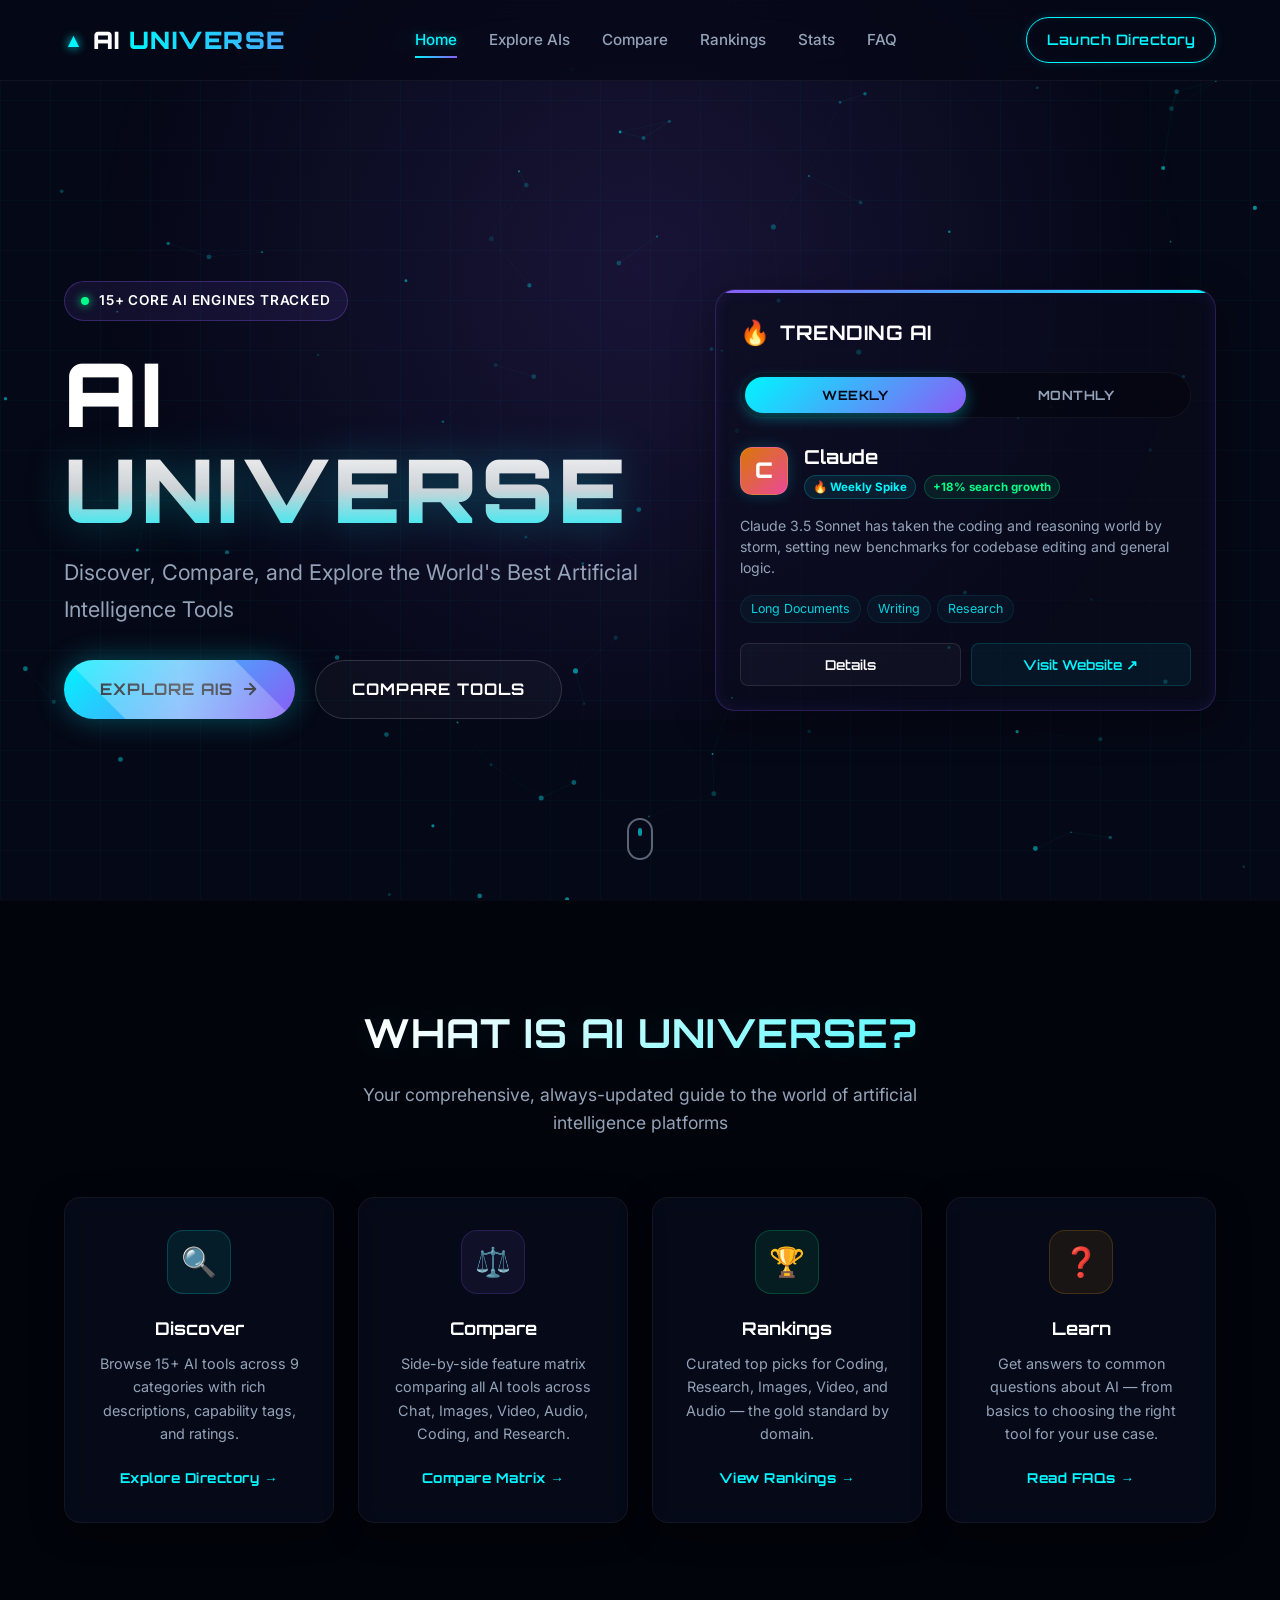
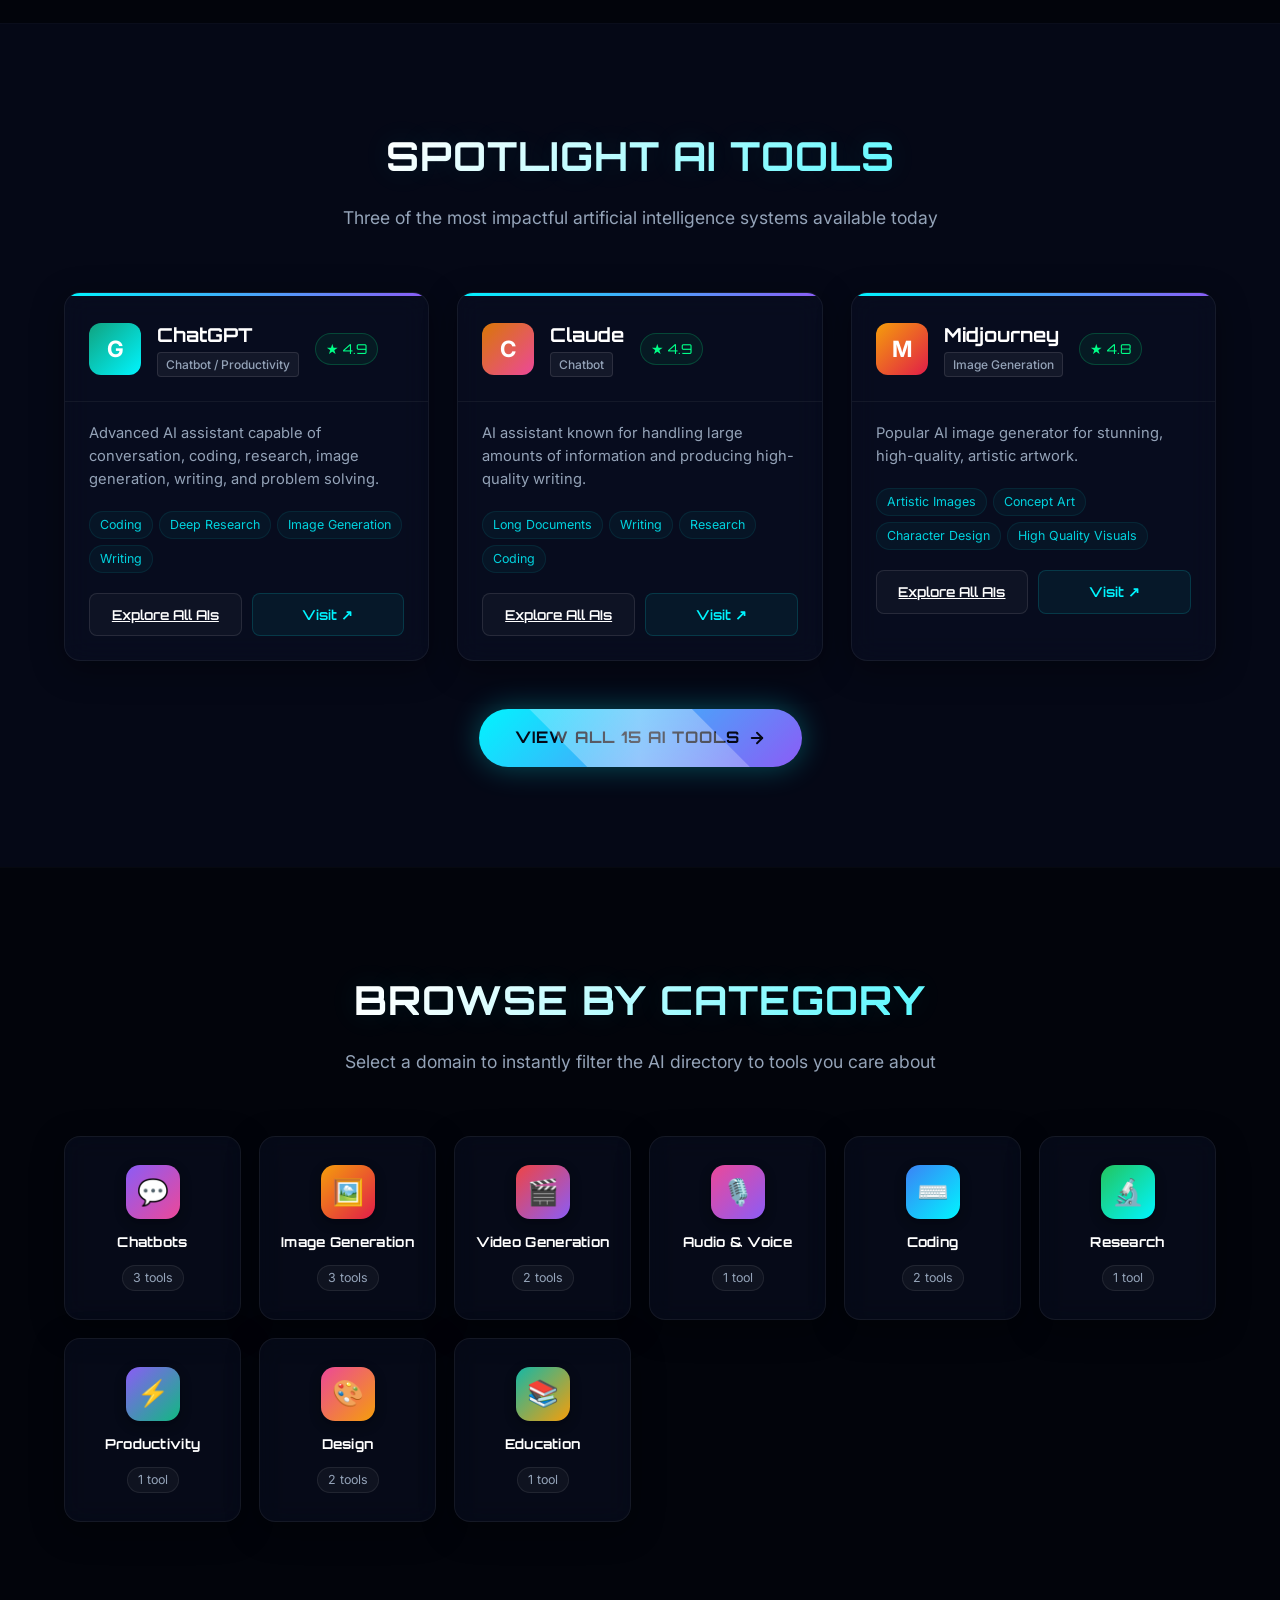
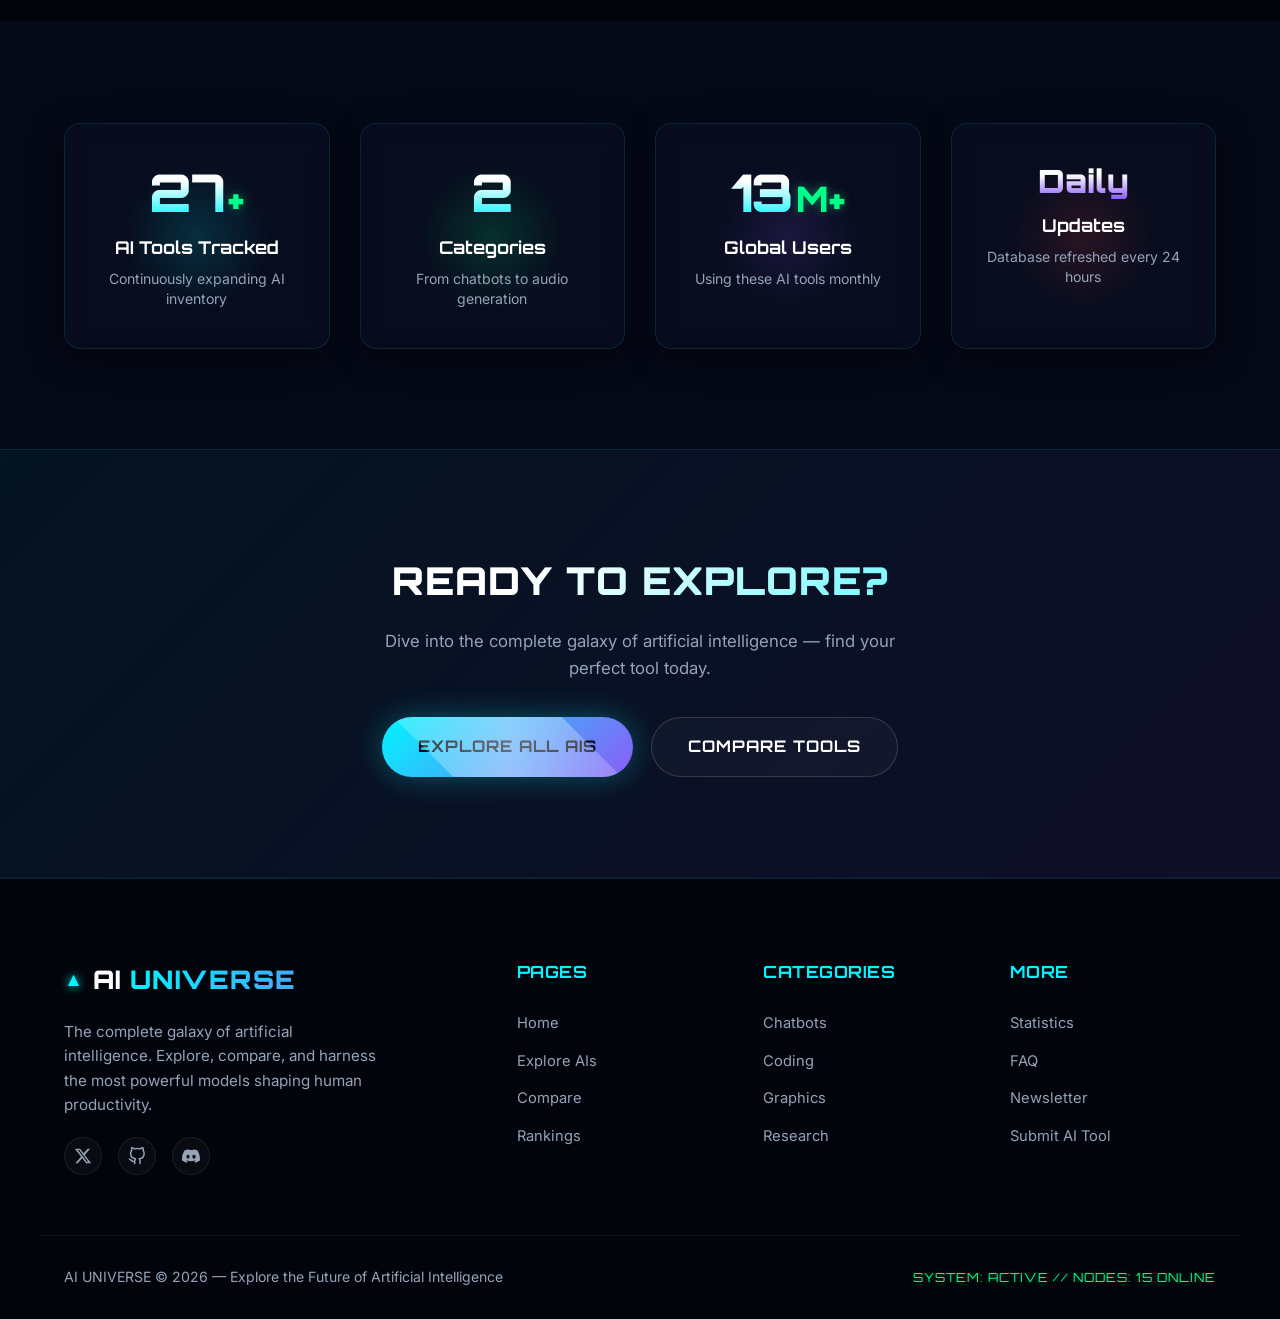
<file: index.html>
<!DOCTYPE html>
<html lang="en">
<head>
    <meta charset="UTF-8">
    <meta name="viewport" content="width=device-width, initial-scale=1.0">
    <meta name="description" content="AI UNIVERSE — The complete directory of the world's most powerful AI tools. Discover, compare, and explore 15+ AI platforms.">
    <meta name="keywords" content="AI, Artificial Intelligence, AI tools, ChatGPT, Claude, Gemini, Midjourney, AI Directory">
    <title>AI UNIVERSE — Home | Explore the Most Powerful AI Tools</title>
    <link rel="preconnect" href="https://fonts.googleapis.com">
    <link rel="preconnect" href="https://fonts.gstatic.com" crossorigin>
    <link href="https://fonts.googleapis.com/css2?family=Inter:wght@300;400;500;600;700&family=Orbitron:wght@500;700;900&display=swap" rel="stylesheet">
    <link rel="stylesheet" href="style.css">
</head>
<body data-page="home">
    <div class="cyber-grid"></div>
    <div class="radial-glow"></div>

    <!-- Header -->
    <header class="header">
        <div class="container header-container">
            <a href="index.html" class="logo">
                <span class="logo-icon">▲</span>
                AI <span class="accent-text">UNIVERSE</span>
            </a>
            <nav class="nav">
                <a href="index.html"    class="nav-link">Home</a>
                <a href="explore.html"  class="nav-link">Explore AIs</a>
                <a href="compare.html"  class="nav-link">Compare</a>
                <a href="rankings.html" class="nav-link">Rankings</a>
                <a href="stats.html"    class="nav-link">Stats</a>
                <a href="faq.html"      class="nav-link">FAQ</a>
            </nav>
            <div class="header-actions">
                <a href="explore.html" class="btn-nav">Launch Directory</a>
            </div>
            <button class="mobile-menu-toggle" aria-label="Toggle Navigation">
                <span class="bar"></span><span class="bar"></span><span class="bar"></span>
            </button>
        </div>
    </header>

    <!-- Mobile Drawer -->
    <div class="mobile-nav-drawer">
        <nav class="mobile-nav">
            <a href="index.html"    class="mobile-nav-link">Home</a>
            <a href="explore.html"  class="mobile-nav-link">Explore AIs</a>
            <a href="compare.html"  class="mobile-nav-link">Compare</a>
            <a href="rankings.html" class="mobile-nav-link">Rankings</a>
            <a href="stats.html"    class="mobile-nav-link">Stats</a>
            <a href="faq.html"      class="mobile-nav-link">FAQ</a>
            <a href="explore.html"  class="mobile-btn-nav">Launch Directory</a>
        </nav>
    </div>

    <main>
        <!-- 1. HERO SECTION -->
        <section id="hero" class="hero-section">
            <canvas id="hero-particles"></canvas>
            <div class="container hero-container">
                <div class="hero-text-col">
                    <div class="hero-badge animate-fade-in">
                        <span class="badge-dot"></span>
                        <span>15+ Core AI Engines Tracked</span>
                    </div>
                    <h1 class="hero-title animate-title">
                        AI <span class="glow-text">UNIVERSE</span>
                    </h1>
                    <p class="hero-subtitle animate-subtitle">
                        Discover, Compare, and Explore the World's Best Artificial Intelligence Tools
                    </p>
                    <div class="hero-ctas animate-buttons">
                        <a href="explore.html" class="btn-primary">
                            <span>Explore AIs</span>
                            <svg viewBox="0 0 24 24" width="18" height="18" stroke="currentColor" stroke-width="2.5" fill="none" stroke-linecap="round" stroke-linejoin="round"><line x1="5" y1="12" x2="19" y2="12"></line><polyline points="12 5 19 12 12 19"></polyline></svg>
                        </a>
                        <a href="compare.html" class="btn-secondary">Compare Tools</a>
                    </div>
                </div>

                <div class="hero-trending-col animate-fade-in">
                    <div class="trending-widget glass-panel">
                        <div class="trending-widget-header">
                            <span class="trending-widget-icon">🔥</span>
                            <h3 class="trending-widget-title">Trending AI</h3>
                        </div>
                        <div class="trending-tabs">
                            <button class="trending-tab-btn active" data-period="weekly">Weekly</button>
                            <button class="trending-tab-btn" data-period="monthly">Monthly</button>
                        </div>
                        <div class="trending-card-body" id="trending-widget-content">
                            <!-- Dynamically loaded by script.js -->
                        </div>
                    </div>
                </div>
            </div>
            <div class="hero-scroll-indicator">
                <div class="mouse-icon"><span class="scroll-wheel"></span></div>
            </div>
        </section>

        <!-- 2. WHAT IS AI UNIVERSE -->
        <section class="features-section">
            <div class="container">
                <div class="section-header text-center">
                    <h2 class="section-title">What is AI Universe?</h2>
                    <p class="section-tagline">Your comprehensive, always-updated guide to the world of artificial intelligence platforms</p>
                </div>
                <div class="features-grid">
                    <div class="feature-card glass-panel" data-scroll>
                        <div class="feature-icon-wrap" style="background:rgba(0,245,255,0.08);border:1px solid rgba(0,245,255,0.2)">🔍</div>
                        <h3>Discover</h3>
                        <p>Browse 15+ AI tools across 9 categories with rich descriptions, capability tags, and ratings.</p>
                        <a href="explore.html" class="feature-card-link">Explore Directory →</a>
                    </div>
                    <div class="feature-card glass-panel" data-scroll>
                        <div class="feature-icon-wrap" style="background:rgba(139,92,246,0.08);border:1px solid rgba(139,92,246,0.2)">⚖️</div>
                        <h3>Compare</h3>
                        <p>Side-by-side feature matrix comparing all AI tools across Chat, Images, Video, Audio, Coding, and Research.</p>
                        <a href="compare.html" class="feature-card-link">Compare Matrix →</a>
                    </div>
                    <div class="feature-card glass-panel" data-scroll>
                        <div class="feature-icon-wrap" style="background:rgba(0,255,136,0.08);border:1px solid rgba(0,255,136,0.2)">🏆</div>
                        <h3>Rankings</h3>
                        <p>Curated top picks for Coding, Research, Images, Video, and Audio — the gold standard by domain.</p>
                        <a href="rankings.html" class="feature-card-link">View Rankings →</a>
                    </div>
                    <div class="feature-card glass-panel" data-scroll>
                        <div class="feature-icon-wrap" style="background:rgba(245,158,11,0.08);border:1px solid rgba(245,158,11,0.2)">❓</div>
                        <h3>Learn</h3>
                        <p>Get answers to common questions about AI — from basics to choosing the right tool for your use case.</p>
                        <a href="faq.html" class="feature-card-link">Read FAQs →</a>
                    </div>
                </div>
            </div>
        </section>

        <!-- 3. FEATURED AI SPOTLIGHT -->
        <section class="featured-section">
            <div class="container">
                <div class="section-header text-center">
                    <h2 class="section-title">Spotlight AI Tools</h2>
                    <p class="section-tagline">Three of the most impactful artificial intelligence systems available today</p>
                </div>
                <div id="featured-tools-grid" class="featured-grid">
                    <!-- Populated by script.js initHomePage() -->
                </div>
                <div style="text-align:center">
                    <a href="explore.html" class="btn-primary">
                        View All 15 AI Tools
                        <svg viewBox="0 0 24 24" width="18" height="18" stroke="currentColor" stroke-width="2.5" fill="none" stroke-linecap="round" stroke-linejoin="round"><line x1="5" y1="12" x2="19" y2="12"></line><polyline points="12 5 19 12 12 19"></polyline></svg>
                    </a>
                </div>
            </div>
        </section>

        <!-- 4. CATEGORY SHOWCASE -->
        <section class="cat-showcase-section">
            <div class="container">
                <div class="section-header text-center">
                    <h2 class="section-title">Browse by Category</h2>
                    <p class="section-tagline">Select a domain to instantly filter the AI directory to tools you care about</p>
                </div>
                <div id="category-showcase-grid" class="category-showcase-grid">
                    <!-- Populated by script.js initHomePage() -->
                </div>
            </div>
        </section>

        <!-- 5. STATS -->
        <section class="stats-section">
            <div class="container">
                <div class="stats-grid">
                    <div class="stat-card glass-panel" data-scroll>
                        <div class="stat-glow coding-glow"></div>
                        <div class="stat-number-wrapper"><span class="stat-number" data-target="100">0</span><span class="stat-plus">+</span></div>
                        <h4 class="stat-label">AI Tools Tracked</h4>
                        <p class="stat-desc">Continuously expanding AI inventory</p>
                    </div>
                    <div class="stat-card glass-panel" data-scroll>
                        <div class="stat-glow research-glow"></div>
                        <div class="stat-number-wrapper"><span class="stat-number" data-target="10">0</span></div>
                        <h4 class="stat-label">Categories</h4>
                        <p class="stat-desc">From chatbots to audio generation</p>
                    </div>
                    <div class="stat-card glass-panel" data-scroll>
                        <div class="stat-glow images-glow"></div>
                        <div class="stat-number-wrapper"><span class="stat-number" data-target="50">0</span><span class="stat-plus">M+</span></div>
                        <h4 class="stat-label">Global Users</h4>
                        <p class="stat-desc">Using these AI tools monthly</p>
                    </div>
                    <div class="stat-card glass-panel" data-scroll>
                        <div class="stat-glow videos-glow"></div>
                        <div class="stat-number-wrapper"><span class="stat-text">Daily</span></div>
                        <h4 class="stat-label">Updates</h4>
                        <p class="stat-desc">Database refreshed every 24 hours</p>
                    </div>
                </div>
            </div>
        </section>

        <!-- 6. CTA BANNER -->
        <section class="cta-banner-section">
            <div class="container">
                <h2 class="cta-banner-title">Ready to Explore?</h2>
                <p class="cta-banner-sub">Dive into the complete galaxy of artificial intelligence — find your perfect tool today.</p>
                <div class="cta-banner-btns">
                    <a href="explore.html" class="btn-primary">Explore All AIs</a>
                    <a href="compare.html" class="btn-secondary">Compare Tools</a>
                </div>
            </div>
        </section>
    </main>

    <!-- Footer -->
    <footer class="footer">
        <div class="container footer-grid">
            <div class="footer-info">
                <a href="index.html" class="logo footer-logo"><span class="logo-icon">▲</span> AI <span class="accent-text">UNIVERSE</span></a>
                <p class="footer-desc">The complete galaxy of artificial intelligence. Explore, compare, and harness the most powerful models shaping human productivity.</p>
                <div class="footer-socials">
                    <a href="#" class="social-icon" aria-label="X/Twitter"><svg viewBox="0 0 24 24" width="18" height="18" fill="currentColor"><path d="M18.244 2.25h3.308l-7.227 8.26 8.502 11.24H16.17l-5.214-6.817L4.99 21.75H1.68l7.73-8.835L1.254 2.25H8.08l4.713 6.231zm-1.161 17.52h1.833L7.084 4.126H5.117z"/></svg></a>
                    <a href="#" class="social-icon" aria-label="GitHub"><svg viewBox="0 0 24 24" width="18" height="18" stroke="currentColor" stroke-width="2" fill="none" stroke-linecap="round" stroke-linejoin="round"><path d="M9 19c-5 1.5-5-2.5-7-3m14 6v-3.87a3.37 3.37 0 0 0-.94-2.61c3.14-.35 6.44-1.54 6.44-7A5.44 5.44 0 0 0 20 4.77 5.07 5.07 0 0 0 19.91 1S18.73.65 16 2.48a13.38 13.38 0 0 0-7 0C6.27.65 5.09 1 5.09 1A5.07 5.07 0 0 0 5 4.77a5.44 5.44 0 0 0-1.5 3.78c0 5.42 3.3 6.61 6.44 7A3.37 3.37 0 0 0 9 18.13V22"></path></svg></a>
                    <a href="#" class="social-icon" aria-label="Discord"><svg viewBox="0 0 24 24" width="18" height="18" fill="currentColor"><path d="M20.317 4.37a19.791 19.791 0 0 0-4.885-1.515.074.074 0 0 0-.079.037c-.21.375-.444.864-.608 1.25a18.27 18.27 0 0 0-5.487 0 12.64 12.64 0 0 0-.617-1.25.077.077 0 0 0-.079-.037A19.736 19.736 0 0 0 3.677 4.37a.07.07 0 0 0-.032.027C.533 9.046-.32 13.58.099 18.057a.082.082 0 0 0 .031.057 19.9 19.9 0 0 0 5.993 3.03.078.078 0 0 0 .084-.028 14.09 14.09 0 0 0 1.226-1.994.076.076 0 0 0-.041-.106 13.107 13.107 0 0 1-1.873-.894.077.077 0 0 1-.008-.128c.126-.093.252-.19.372-.287a.075.075 0 0 1 .077-.011c3.92 1.793 8.18 1.793 12.061 0a.073.073 0 0 1 .078.009c.12.099.246.195.373.289a.077.077 0 0 1-.006.127 12.299 12.299 0 0 1-1.873.894.077.077 0 0 0-.041.107c.36.698.772 1.362 1.225 1.993a.076.076 0 0 0 .084.028 19.839 19.839 0 0 0 6.002-3.03.077.077 0 0 0 .032-.054c.5-5.177-.838-9.674-3.549-13.66a.061.061 0 0 0-.031-.03zM8.02 15.33c-1.183 0-2.157-1.085-2.157-2.419 0-1.333.956-2.419 2.156-2.419 1.21 0 2.176 1.096 2.157 2.42 0 1.333-.956 2.418-2.156 2.418zm7.975 0c-1.183 0-2.157-1.085-2.157-2.419 0-1.333.955-2.419 2.156-2.419 1.21 0 2.176 1.096 2.157 2.42 0 1.333-.946 2.418-2.156 2.418z"/></svg></a>
                </div>
            </div>
            <div class="footer-links-col">
                <h5 class="footer-title">Pages</h5>
                <ul class="footer-links">
                    <li><a href="index.html">Home</a></li>
                    <li><a href="explore.html">Explore AIs</a></li>
                    <li><a href="compare.html">Compare</a></li>
                    <li><a href="rankings.html">Rankings</a></li>
                </ul>
            </div>
            <div class="footer-links-col">
                <h5 class="footer-title">Categories</h5>
                <ul class="footer-links">
                    <li><a href="explore.html?cat=Chatbots">Chatbots</a></li>
                    <li><a href="explore.html?cat=Coding">Coding</a></li>
                    <li><a href="explore.html?cat=Image Generation">Graphics</a></li>
                    <li><a href="explore.html?cat=Research">Research</a></li>
                </ul>
            </div>
            <div class="footer-links-col">
                <h5 class="footer-title">More</h5>
                <ul class="footer-links">
                    <li><a href="stats.html">Statistics</a></li>
                    <li><a href="faq.html">FAQ</a></li>
                    <li><a href="#">Newsletter</a></li>
                    <li><a href="#">Submit AI Tool</a></li>
                </ul>
            </div>
        </div>
        <div class="footer-bottom container">
            <p>AI UNIVERSE &copy; 2026 &mdash; Explore the Future of Artificial Intelligence</p>
            <p class="cyber-stamp">SYSTEM: ACTIVE // NODES: 15 ONLINE</p>
        </div>
    </footer>

    <script src="data.js"></script>
    <script src="script.js"></script>
</body>
</html>
</file>
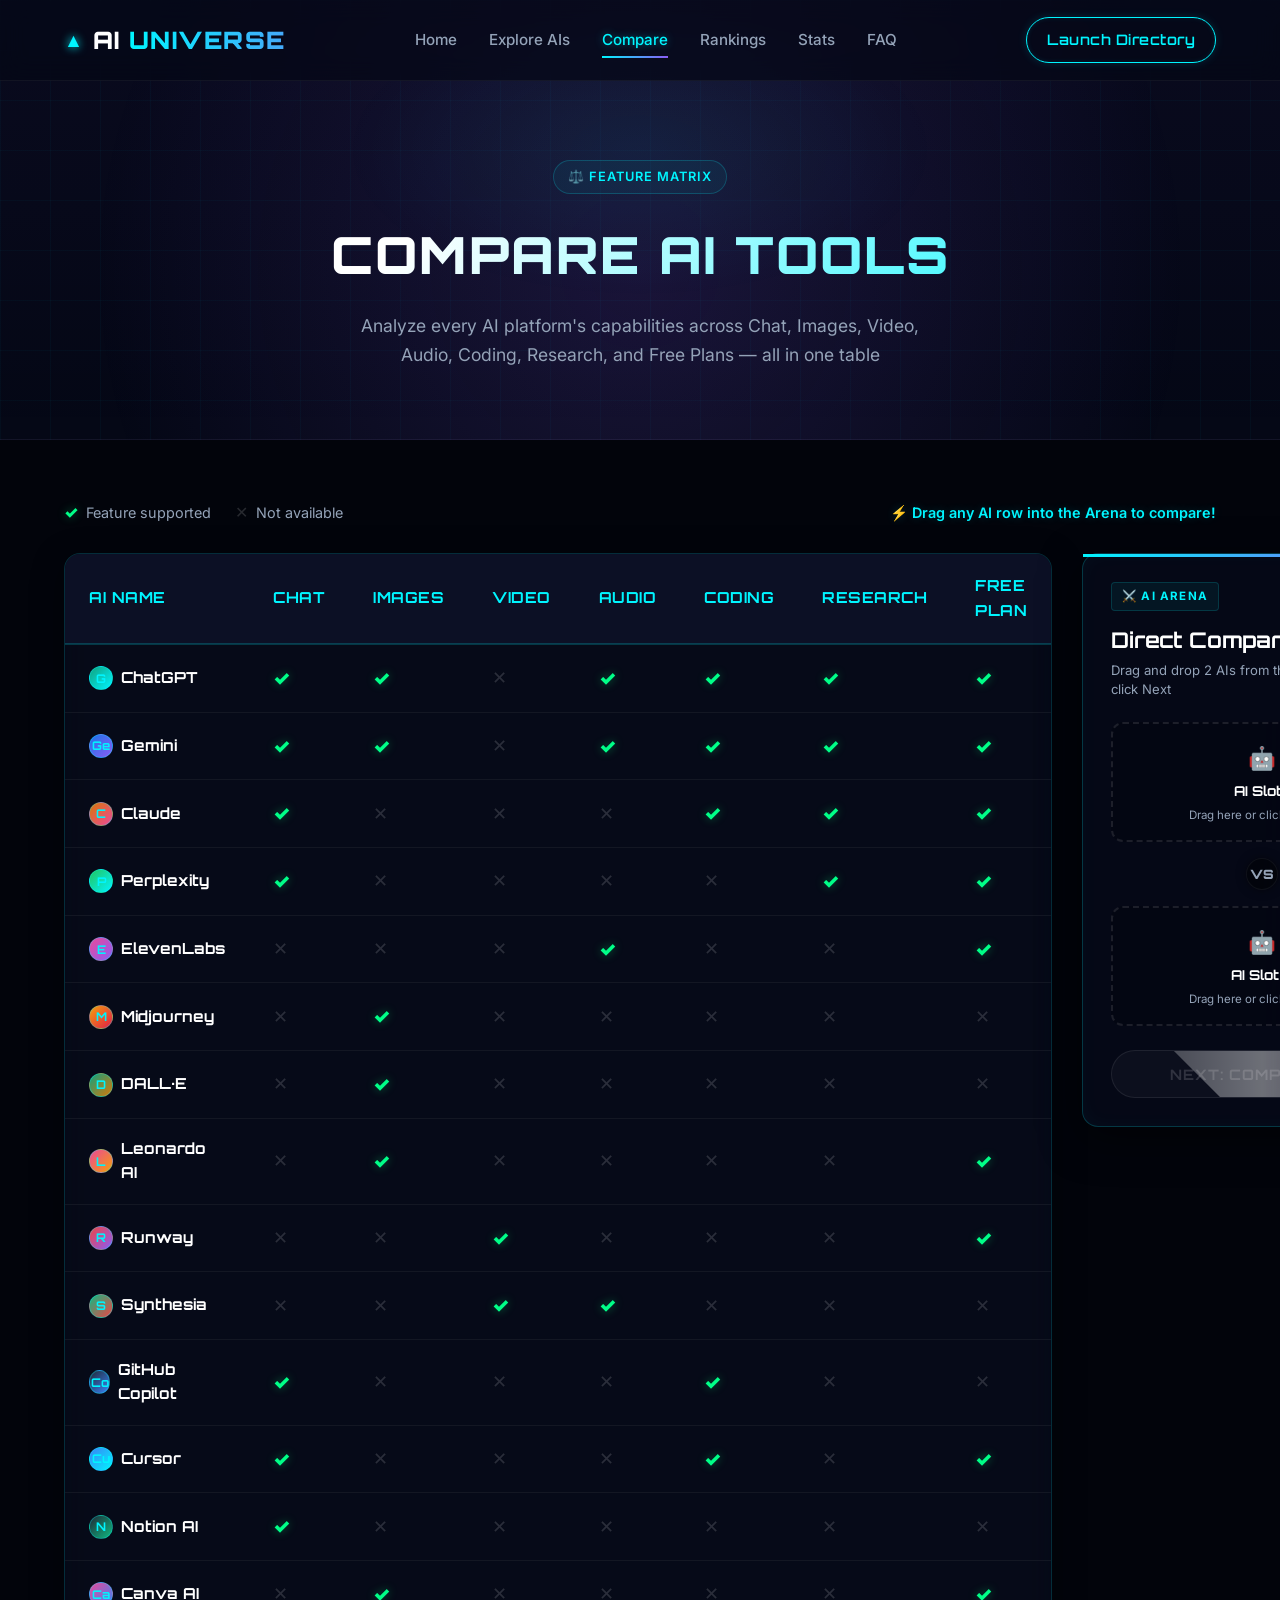
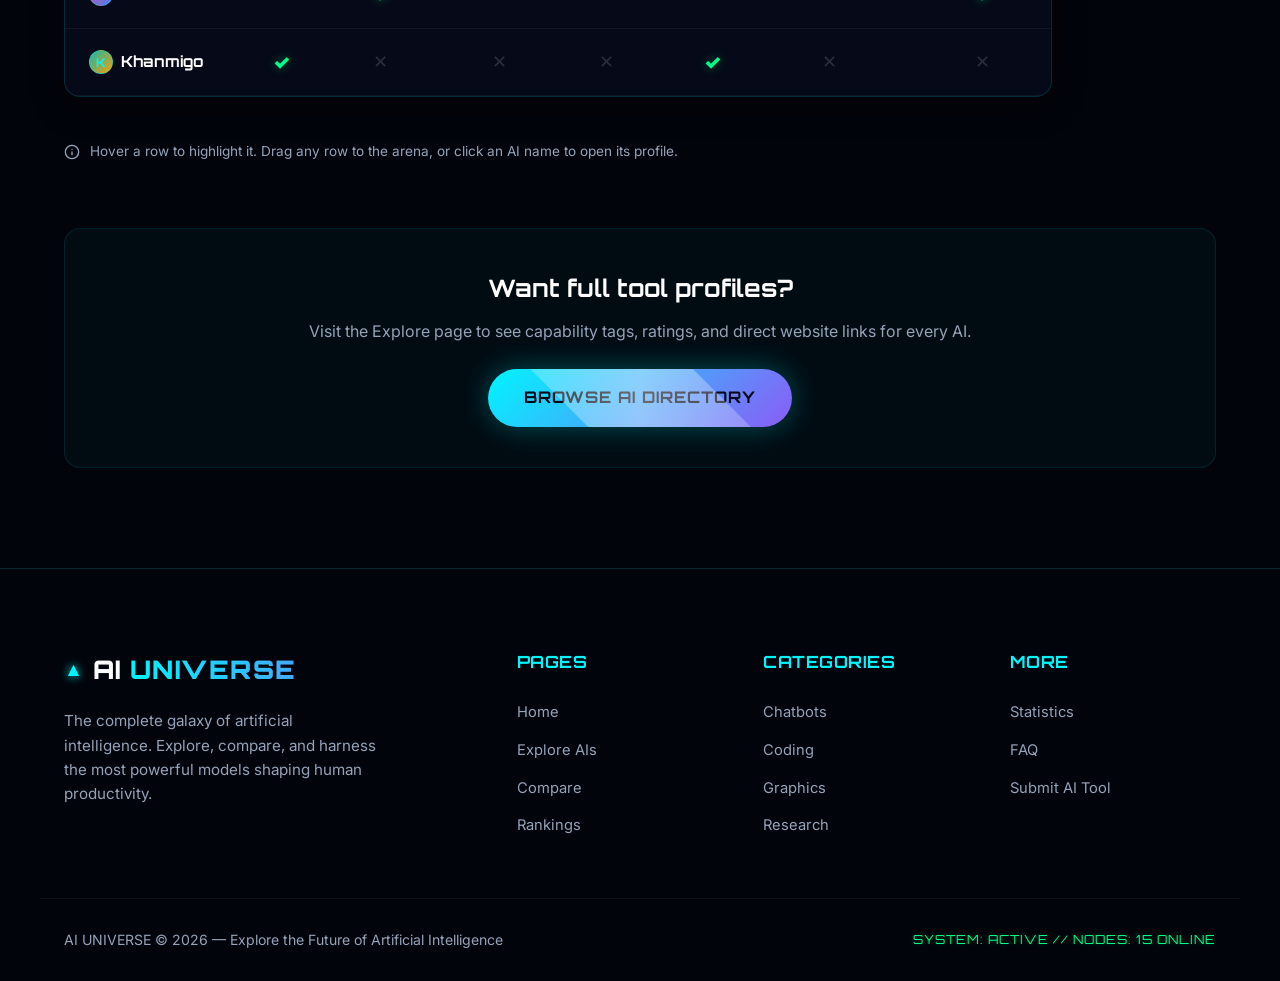
<file: compare.html>
<!DOCTYPE html>
<html lang="en">
<head>
    <meta charset="UTF-8">
    <meta name="viewport" content="width=device-width, initial-scale=1.0">
    <meta name="description" content="Compare AI tools side-by-side. See which AI platforms support Chat, Images, Video, Audio, Coding, Research, and Free Plans.">
    <title>AI UNIVERSE — Compare AI Tools | Feature Matrix</title>
    <link rel="preconnect" href="https://fonts.googleapis.com">
    <link rel="preconnect" href="https://fonts.gstatic.com" crossorigin>
    <link href="https://fonts.googleapis.com/css2?family=Inter:wght@300;400;500;600;700&family=Orbitron:wght@500;700;900&display=swap" rel="stylesheet">
    <link rel="stylesheet" href="style.css">
</head>
<body data-page="compare">
    <div class="cyber-grid"></div>
    <div class="radial-glow"></div>

    <header class="header">
        <div class="container header-container">
            <a href="index.html" class="logo"><span class="logo-icon">▲</span> AI <span class="accent-text">UNIVERSE</span></a>
            <nav class="nav">
                <a href="index.html"    class="nav-link">Home</a>
                <a href="explore.html"  class="nav-link">Explore AIs</a>
                <a href="compare.html"  class="nav-link">Compare</a>
                <a href="rankings.html" class="nav-link">Rankings</a>
                <a href="stats.html"    class="nav-link">Stats</a>
                <a href="faq.html"      class="nav-link">FAQ</a>
            </nav>
            <div class="header-actions"><a href="explore.html" class="btn-nav">Launch Directory</a></div>
            <button class="mobile-menu-toggle" aria-label="Toggle Navigation">
                <span class="bar"></span><span class="bar"></span><span class="bar"></span>
            </button>
        </div>
    </header>
    <div class="mobile-nav-drawer">
        <nav class="mobile-nav">
            <a href="index.html"    class="mobile-nav-link">Home</a>
            <a href="explore.html"  class="mobile-nav-link">Explore AIs</a>
            <a href="compare.html"  class="mobile-nav-link">Compare</a>
            <a href="rankings.html" class="mobile-nav-link">Rankings</a>
            <a href="stats.html"    class="mobile-nav-link">Stats</a>
            <a href="faq.html"      class="mobile-nav-link">FAQ</a>
            <a href="explore.html"  class="mobile-btn-nav">Launch Directory</a>
        </nav>
    </div>

    <main>
        <!-- Page Hero -->
        <section class="page-hero">
            <div class="container">
                <div class="page-hero-badge">⚖️ Feature Matrix</div>
                <h1 class="page-hero-title">Compare AI Tools</h1>
                <p class="page-hero-subtitle">Analyze every AI platform's capabilities across Chat, Images, Video, Audio, Coding, Research, and Free Plans — all in one table</p>
            </div>
        </section>

        <!-- Comparison Section -->
        <section class="compare-section" style="background:var(--bg-darker); border:none; padding-top: 60px;">
            <div class="container">
                <!-- Legend & Instructions -->
                <div style="display:flex; justify-content:space-between; align-items:center; gap:24px; margin-bottom:28px; flex-wrap:wrap;">
                    <div style="display:flex; gap:24px; flex-wrap:wrap;">
                        <span style="display:flex;align-items:center;gap:8px;font-size:.9rem;color:var(--text-muted)">
                            <span class="check-mark" style="font-size:1rem">✓</span> Feature supported
                        </span>
                        <span style="display:flex;align-items:center;gap:8px;font-size:.9rem;color:var(--text-muted)">
                            <span class="cross-mark" style="font-size:1rem">✕</span> Not available
                        </span>
                    </div>
                    <span style="font-size:.9rem;color:var(--primary);text-shadow:0 0 10px rgba(0,245,255,0.2);font-weight:600;">
                        ⚡ Drag any AI row into the Arena to compare!
                    </span>
                </div>

                <div class="compare-grid-layout">
                    <!-- Left Column: Feature Matrix -->
                    <div class="compare-left-col">
                        <div class="compare-table-wrapper glass-panel">
                            <table class="compare-table" id="comparison-table">
                                <thead>
                                    <tr>
                                        <th>AI Name</th>
                                        <th>Chat</th>
                                        <th>Images</th>
                                        <th>Video</th>
                                        <th>Audio</th>
                                        <th>Coding</th>
                                        <th>Research</th>
                                        <th>Free Plan</th>
                                    </tr>
                                </thead>
                                <tbody id="comparison-table-body"></tbody>
                            </table>
                        </div>

                        <div class="compare-footer-tip" style="margin-top:20px">
                            <svg viewBox="0 0 24 24" width="16" height="16" stroke="currentColor" stroke-width="2" fill="none" stroke-linecap="round" stroke-linejoin="round"><circle cx="12" cy="12" r="10"></circle><line x1="12" y1="16" x2="12" y2="12"></line><line x1="12" y1="8" x2="12.01" y2="8"></line></svg>
                            <span>Hover a row to highlight it. Drag any row to the arena, or click an AI name to open its profile.</span>
                        </div>
                    </div>

                    <!-- Right Column: Drag & Drop Compare Arena -->
                    <div class="compare-right-col">
                        <div class="arena-card glass-panel">
                            <div class="arena-header">
                                <span class="arena-badge">⚔️ AI ARENA</span>
                                <h3 class="arena-title">Direct Comparison</h3>
                                <p class="arena-subtitle">Drag and drop 2 AIs from the table here, then click Next</p>
                            </div>

                            <div class="duel-slots">
                                <!-- Slot 1 -->
                                <div class="duel-slot" id="arena-slot-1" data-slot="1">
                                    <div class="slot-empty">
                                        <span class="slot-icon">🤖</span>
                                        <span class="slot-title">AI Slot 1</span>
                                        <span class="slot-sub">Drag here or click to select</span>
                                    </div>
                                    <select class="slot-select" id="slot-select-1" data-slot="1">
                                        <option value="" disabled selected>Select AI...</option>
                                    </select>
                                    <div class="slot-filled hidden" id="slot-filled-1">
                                        <!-- Loaded dynamically -->
                                    </div>
                                </div>

                                <div class="duel-divider">VS</div>

                                <!-- Slot 2 -->
                                <div class="duel-slot" id="arena-slot-2" data-slot="2">
                                    <div class="slot-empty">
                                        <span class="slot-icon">🤖</span>
                                        <span class="slot-title">AI Slot 2</span>
                                        <span class="slot-sub">Drag here or click to select</span>
                                    </div>
                                    <select class="slot-select" id="slot-select-2" data-slot="2">
                                        <option value="" disabled selected>Select AI...</option>
                                    </select>
                                    <div class="slot-filled hidden" id="slot-filled-2">
                                        <!-- Loaded dynamically -->
                                    </div>
                                </div>
                            </div>

                            <button class="btn-primary arena-compare-btn" id="arena-compare-submit" disabled>
                                Next: Compare AIs
                            </button>
                        </div>

                        <!-- Battle Verdict Card -->
                        <div class="arena-results-card glass-panel hidden" id="arena-results-section">
                            <!-- Populated dynamically -->
                        </div>
                    </div>
                </div>

                <!-- CTA to Explore -->
                <div style="text-align:center; margin-top:60px; padding:40px; border-radius:16px; background:rgba(0,245,255,0.03); border:1px solid rgba(0,245,255,0.1)">
                    <h3 style="font-family:var(--font-heading);font-size:1.5rem;margin-bottom:12px">Want full tool profiles?</h3>
                    <p style="color:var(--text-muted);margin-bottom:24px">Visit the Explore page to see capability tags, ratings, and direct website links for every AI.</p>
                    <a href="explore.html" class="btn-primary">Browse AI Directory</a>
                </div>
            </div>
        </section>
    </main>

    <!-- Details Modal -->
    <div id="details-modal" class="modal-overlay" role="dialog" aria-modal="true">
        <div class="modal-card glass-panel">
            <button class="modal-close-btn" id="modal-close-btn" aria-label="Close Modal">&times;</button>
            <div class="modal-content" id="modal-content-area"></div>
        </div>
    </div>

    <!-- Footer -->
    <footer class="footer">
        <div class="container footer-grid">
            <div class="footer-info">
                <a href="index.html" class="logo footer-logo"><span class="logo-icon">▲</span> AI <span class="accent-text">UNIVERSE</span></a>
                <p class="footer-desc">The complete galaxy of artificial intelligence. Explore, compare, and harness the most powerful models shaping human productivity.</p>
            </div>
            <div class="footer-links-col">
                <h5 class="footer-title">Pages</h5>
                <ul class="footer-links">
                    <li><a href="index.html">Home</a></li>
                    <li><a href="explore.html">Explore AIs</a></li>
                    <li><a href="compare.html">Compare</a></li>
                    <li><a href="rankings.html">Rankings</a></li>
                </ul>
            </div>
            <div class="footer-links-col">
                <h5 class="footer-title">Categories</h5>
                <ul class="footer-links">
                    <li><a href="explore.html?cat=Chatbots">Chatbots</a></li>
                    <li><a href="explore.html?cat=Coding">Coding</a></li>
                    <li><a href="explore.html?cat=Image Generation">Graphics</a></li>
                    <li><a href="explore.html?cat=Research">Research</a></li>
                </ul>
            </div>
            <div class="footer-links-col">
                <h5 class="footer-title">More</h5>
                <ul class="footer-links">
                    <li><a href="stats.html">Statistics</a></li>
                    <li><a href="faq.html">FAQ</a></li>
                    <li><a href="#">Submit AI Tool</a></li>
                </ul>
            </div>
        </div>
        <div class="footer-bottom container">
            <p>AI UNIVERSE &copy; 2026 &mdash; Explore the Future of Artificial Intelligence</p>
            <p class="cyber-stamp">SYSTEM: ACTIVE // NODES: 15 ONLINE</p>
        </div>
    </footer>

    <script src="data.js"></script>
    <script src="script.js"></script>
</body>
</html>
</file>
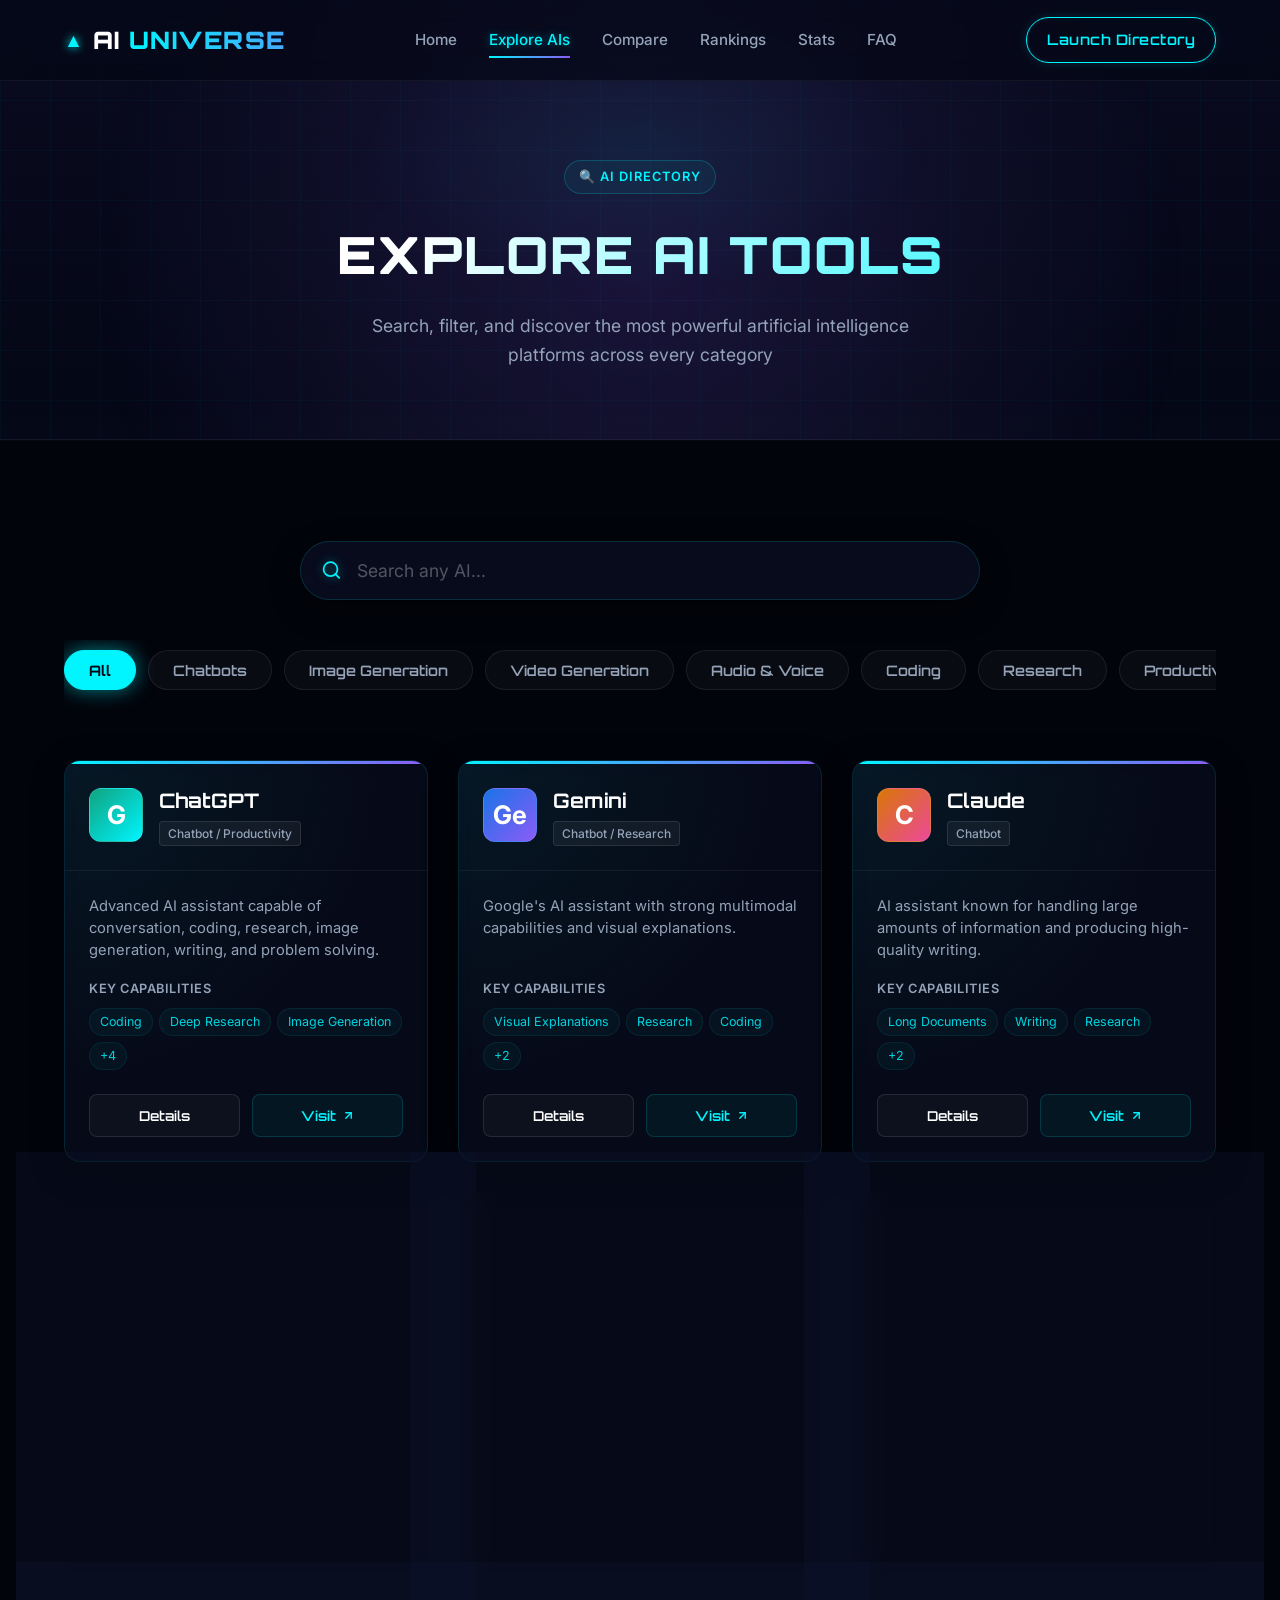
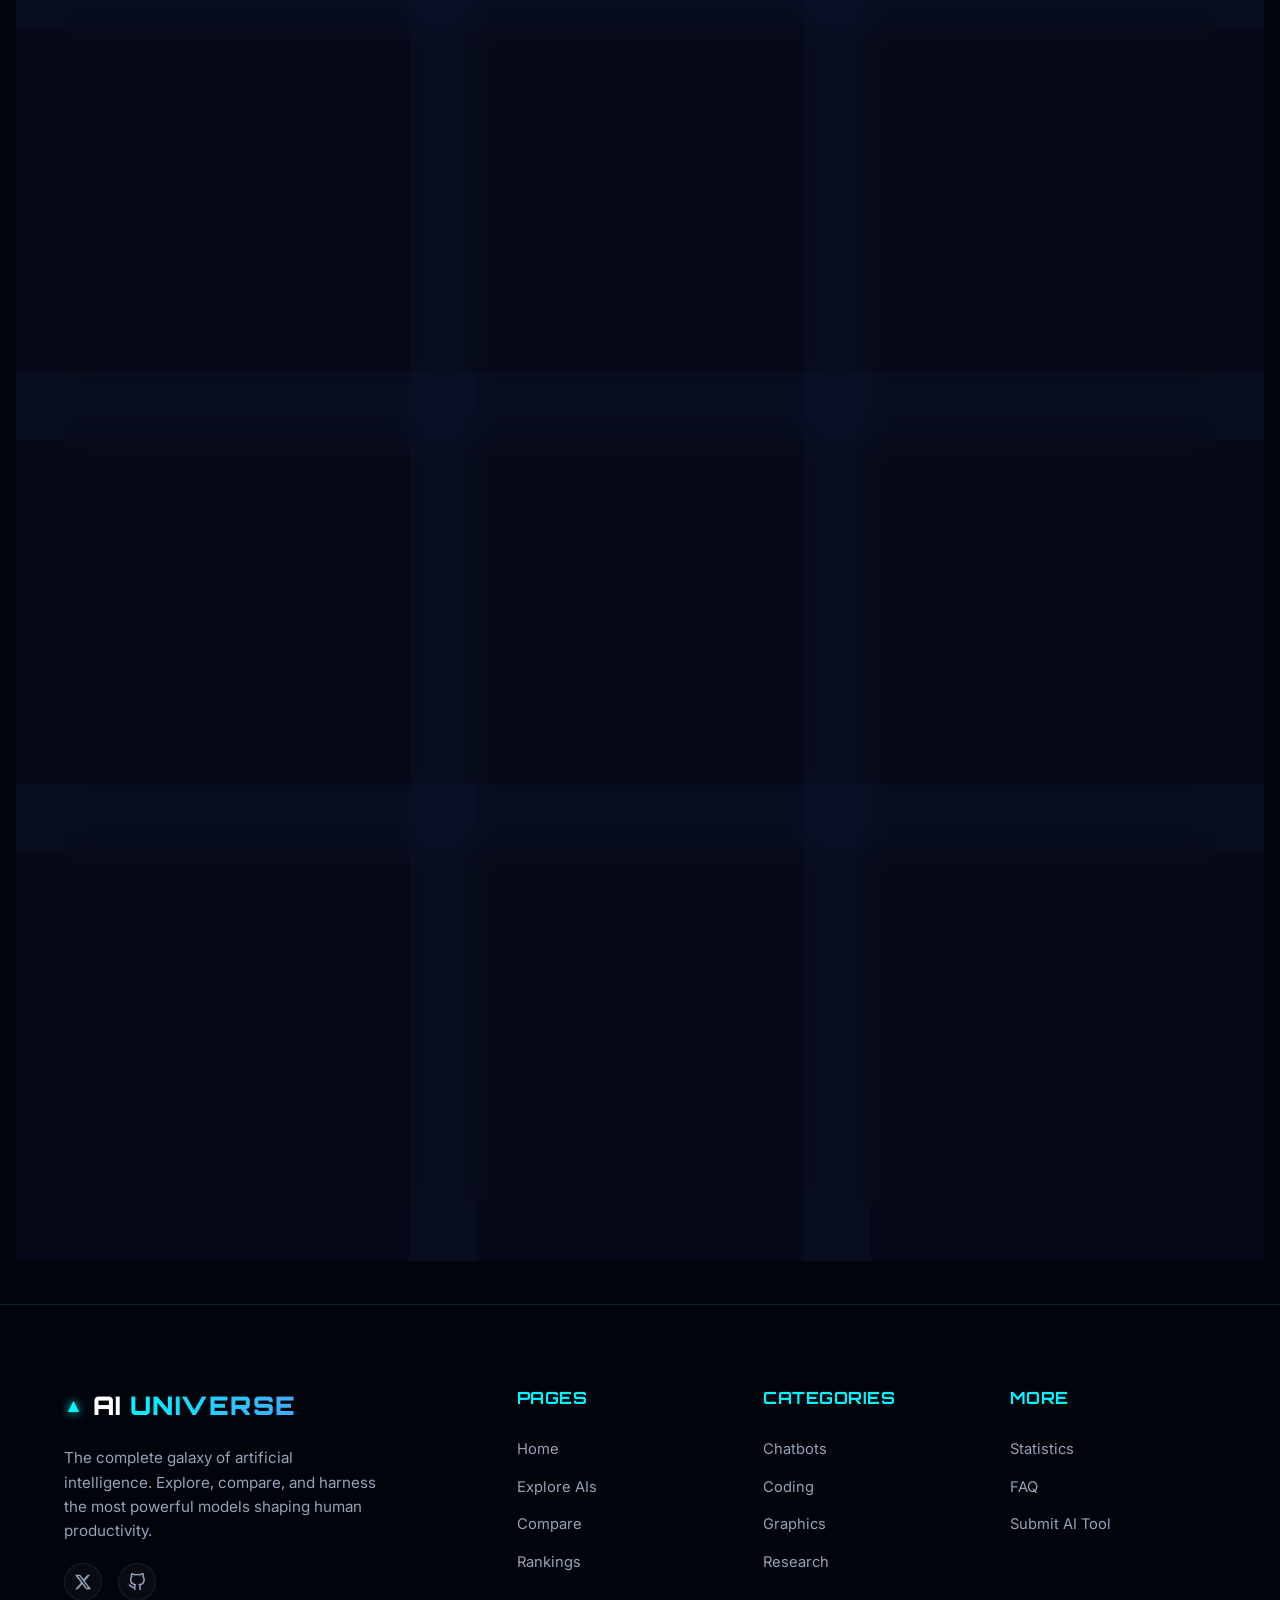
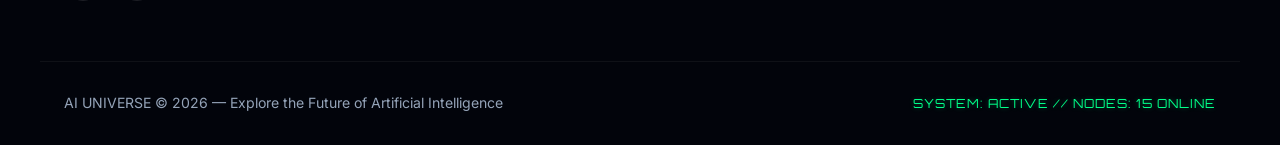
<file: explore.html>
<!DOCTYPE html>
<html lang="en">
<head>
    <meta charset="UTF-8">
    <meta name="viewport" content="width=device-width, initial-scale=1.0">
    <meta name="description" content="Explore AI Universe's full directory of AI tools. Search, filter by category, and find your perfect AI platform.">
    <title>AI UNIVERSE — Explore AIs | Full AI Tool Directory</title>
    <link rel="preconnect" href="https://fonts.googleapis.com">
    <link rel="preconnect" href="https://fonts.gstatic.com" crossorigin>
    <link href="https://fonts.googleapis.com/css2?family=Inter:wght@300;400;500;600;700&family=Orbitron:wght@500;700;900&display=swap" rel="stylesheet">
    <link rel="stylesheet" href="style.css">
</head>
<body data-page="explore">
    <div class="cyber-grid"></div>
    <div class="radial-glow"></div>

    <header class="header">
        <div class="container header-container">
            <a href="index.html" class="logo"><span class="logo-icon">▲</span> AI <span class="accent-text">UNIVERSE</span></a>
            <nav class="nav">
                <a href="index.html"    class="nav-link">Home</a>
                <a href="explore.html"  class="nav-link">Explore AIs</a>
                <a href="compare.html"  class="nav-link">Compare</a>
                <a href="rankings.html" class="nav-link">Rankings</a>
                <a href="stats.html"    class="nav-link">Stats</a>
                <a href="faq.html"      class="nav-link">FAQ</a>
            </nav>
            <div class="header-actions"><a href="explore.html" class="btn-nav">Launch Directory</a></div>
            <button class="mobile-menu-toggle" aria-label="Toggle Navigation">
                <span class="bar"></span><span class="bar"></span><span class="bar"></span>
            </button>
        </div>
    </header>
    <div class="mobile-nav-drawer">
        <nav class="mobile-nav">
            <a href="index.html"    class="mobile-nav-link">Home</a>
            <a href="explore.html"  class="mobile-nav-link">Explore AIs</a>
            <a href="compare.html"  class="mobile-nav-link">Compare</a>
            <a href="rankings.html" class="mobile-nav-link">Rankings</a>
            <a href="stats.html"    class="mobile-nav-link">Stats</a>
            <a href="faq.html"      class="mobile-nav-link">FAQ</a>
            <a href="explore.html"  class="mobile-btn-nav">Launch Directory</a>
        </nav>
    </div>

    <main>
        <!-- Page Hero -->
        <section class="page-hero">
            <div class="container">
                <div class="page-hero-badge">🔍 AI Directory</div>
                <h1 class="page-hero-title">Explore AI Tools</h1>
                <p class="page-hero-subtitle">Search, filter, and discover the most powerful artificial intelligence platforms across every category</p>
            </div>
        </section>

        <!-- Directory Section -->
        <section class="directory-section">
            <div class="container">
                <!-- Search -->
                <div class="search-wrapper">
                    <div class="search-bar-container">
                        <svg class="search-icon" viewBox="0 0 24 24" width="22" height="22" stroke="currentColor" stroke-width="2" fill="none" stroke-linecap="round" stroke-linejoin="round"><circle cx="11" cy="11" r="8"></circle><line x1="21" y1="21" x2="16.65" y2="16.65"></line></svg>
                        <input type="text" id="ai-search-input" placeholder="Search any AI..." aria-label="Search Artificial Intelligence Tools">
                        <button id="search-clear-btn" class="search-clear-btn" aria-label="Clear Search">&times;</button>
                    </div>
                </div>

                <!-- Categories -->
                <div class="categories-outer-container">
                    <div class="categories-nav" id="categories-container">
                        <button class="category-btn active" data-category="all">All</button>
                        <button class="category-btn" data-category="Chatbots">Chatbots</button>
                        <button class="category-btn" data-category="Image Generation">Image Generation</button>
                        <button class="category-btn" data-category="Video Generation">Video Generation</button>
                        <button class="category-btn" data-category="Audio & Voice">Audio & Voice</button>
                        <button class="category-btn" data-category="Coding">Coding</button>
                        <button class="category-btn" data-category="Research">Research</button>
                        <button class="category-btn" data-category="Productivity">Productivity</button>
                        <button class="category-btn" data-category="Design">Design</button>
                        <button class="category-btn" data-category="Education">Education</button>
                    </div>
                </div>

                <!-- AI Cards Grid -->
                <div id="ai-cards-grid" class="cards-grid"></div>

                <!-- Empty State -->
                <div id="directory-empty-state" class="empty-state hidden">
                    <svg class="empty-icon" viewBox="0 0 24 24" width="48" height="48" stroke="currentColor" stroke-width="1.5" fill="none" stroke-linecap="round" stroke-linejoin="round"><circle cx="12" cy="12" r="10"></circle><line x1="12" y1="8" x2="12" y2="12"></line><line x1="12" y1="16" x2="12.01" y2="16"></line></svg>
                    <h3>No AI Tools Found</h3>
                    <p>Try a different search term or reset the category filter.</p>
                    <button id="reset-filters-btn" class="btn-primary btn-sm">Reset Filters</button>
                </div>
            </div>
        </section>
    </main>

    <!-- Details Modal -->
    <div id="details-modal" class="modal-overlay" role="dialog" aria-modal="true">
        <div class="modal-card glass-panel">
            <button class="modal-close-btn" id="modal-close-btn" aria-label="Close Modal">&times;</button>
            <div class="modal-content" id="modal-content-area"></div>
        </div>
    </div>

    <!-- Footer -->
    <footer class="footer">
        <div class="container footer-grid">
            <div class="footer-info">
                <a href="index.html" class="logo footer-logo"><span class="logo-icon">▲</span> AI <span class="accent-text">UNIVERSE</span></a>
                <p class="footer-desc">The complete galaxy of artificial intelligence. Explore, compare, and harness the most powerful models shaping human productivity.</p>
                <div class="footer-socials">
                    <a href="#" class="social-icon" aria-label="X/Twitter"><svg viewBox="0 0 24 24" width="18" height="18" fill="currentColor"><path d="M18.244 2.25h3.308l-7.227 8.26 8.502 11.24H16.17l-5.214-6.817L4.99 21.75H1.68l7.73-8.835L1.254 2.25H8.08l4.713 6.231zm-1.161 17.52h1.833L7.084 4.126H5.117z"/></svg></a>
                    <a href="#" class="social-icon" aria-label="GitHub"><svg viewBox="0 0 24 24" width="18" height="18" stroke="currentColor" stroke-width="2" fill="none" stroke-linecap="round" stroke-linejoin="round"><path d="M9 19c-5 1.5-5-2.5-7-3m14 6v-3.87a3.37 3.37 0 0 0-.94-2.61c3.14-.35 6.44-1.54 6.44-7A5.44 5.44 0 0 0 20 4.77 5.07 5.07 0 0 0 19.91 1S18.73.65 16 2.48a13.38 13.38 0 0 0-7 0C6.27.65 5.09 1 5.09 1A5.07 5.07 0 0 0 5 4.77a5.44 5.44 0 0 0-1.5 3.78c0 5.42 3.3 6.61 6.44 7A3.37 3.37 0 0 0 9 18.13V22"></path></svg></a>
                </div>
            </div>
            <div class="footer-links-col">
                <h5 class="footer-title">Pages</h5>
                <ul class="footer-links">
                    <li><a href="index.html">Home</a></li>
                    <li><a href="explore.html">Explore AIs</a></li>
                    <li><a href="compare.html">Compare</a></li>
                    <li><a href="rankings.html">Rankings</a></li>
                </ul>
            </div>
            <div class="footer-links-col">
                <h5 class="footer-title">Categories</h5>
                <ul class="footer-links">
                    <li><a href="explore.html?cat=Chatbots">Chatbots</a></li>
                    <li><a href="explore.html?cat=Coding">Coding</a></li>
                    <li><a href="explore.html?cat=Image Generation">Graphics</a></li>
                    <li><a href="explore.html?cat=Research">Research</a></li>
                </ul>
            </div>
            <div class="footer-links-col">
                <h5 class="footer-title">More</h5>
                <ul class="footer-links">
                    <li><a href="stats.html">Statistics</a></li>
                    <li><a href="faq.html">FAQ</a></li>
                    <li><a href="#">Submit AI Tool</a></li>
                </ul>
            </div>
        </div>
        <div class="footer-bottom container">
            <p>AI UNIVERSE &copy; 2026 &mdash; Explore the Future of Artificial Intelligence</p>
            <p class="cyber-stamp">SYSTEM: ACTIVE // NODES: 15 ONLINE</p>
        </div>
    </footer>

    <script src="data.js"></script>
    <script src="script.js"></script>
</body>
</html>
</file>
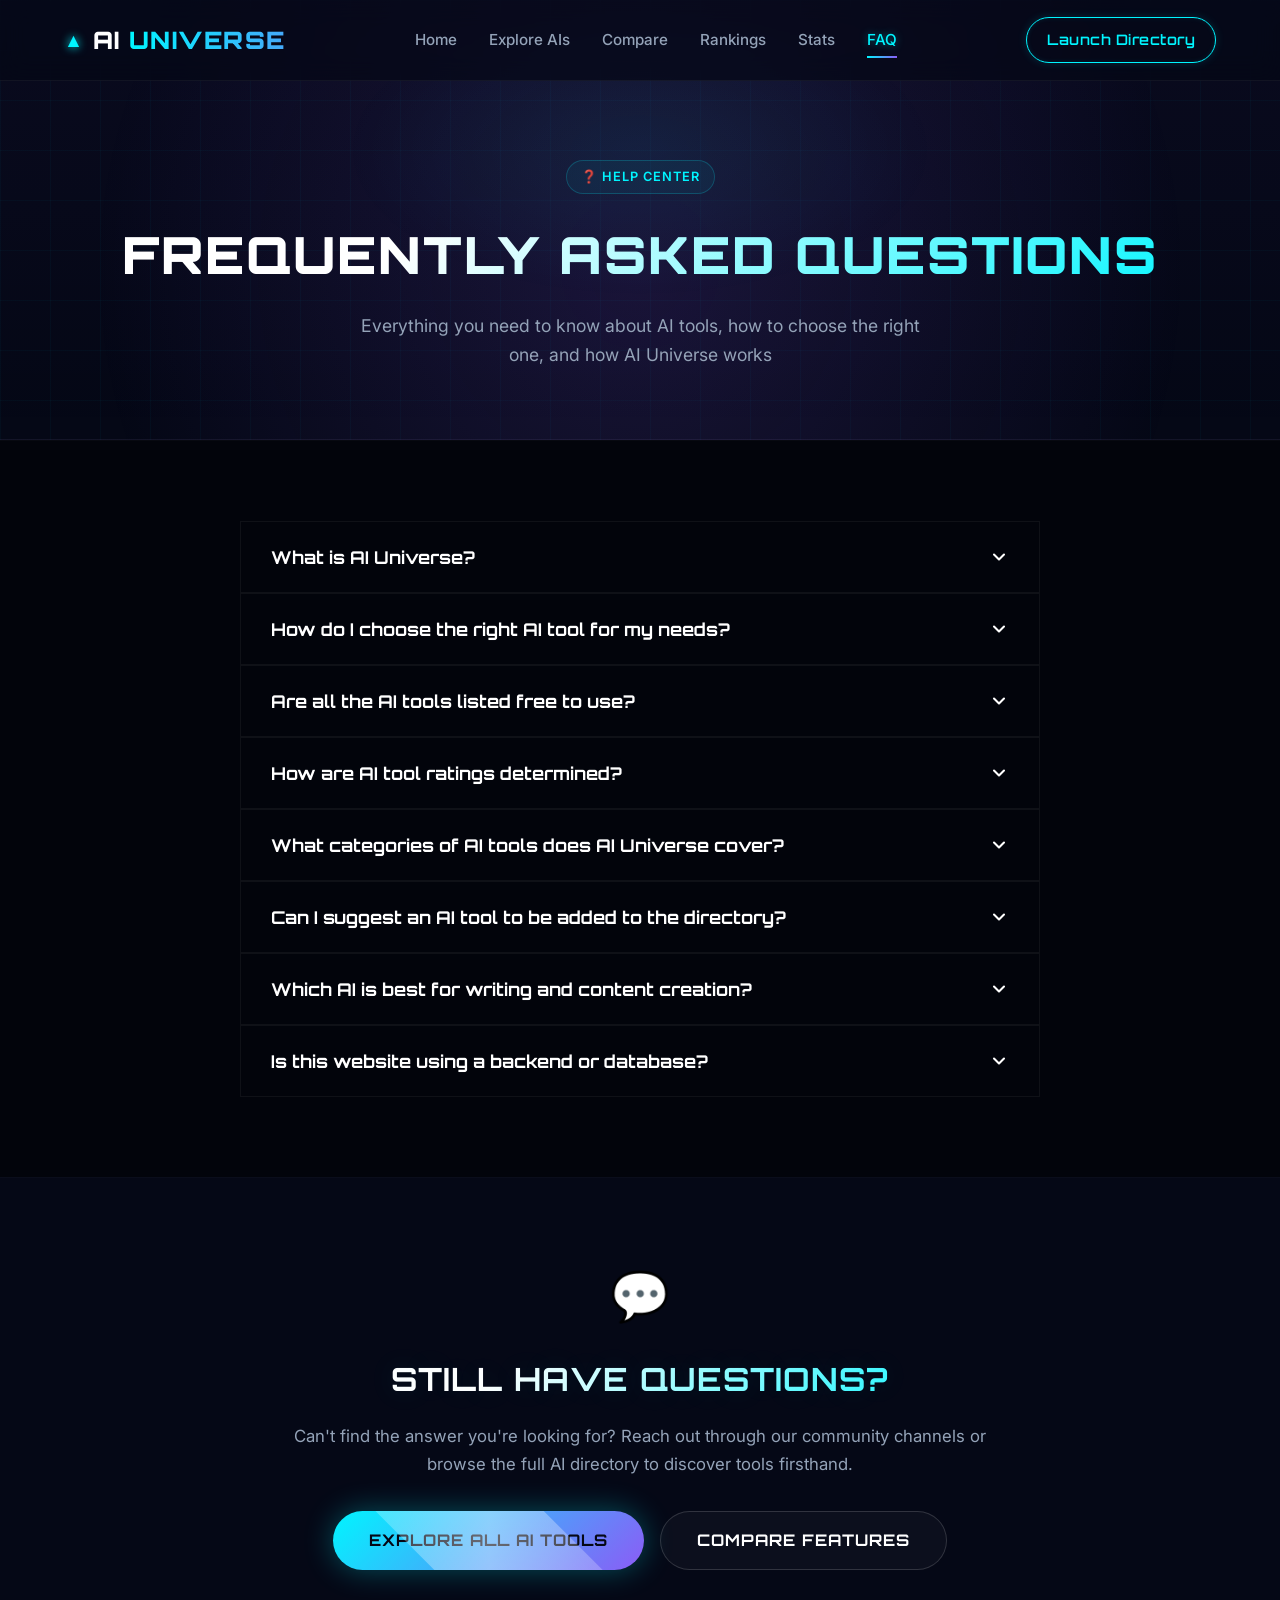
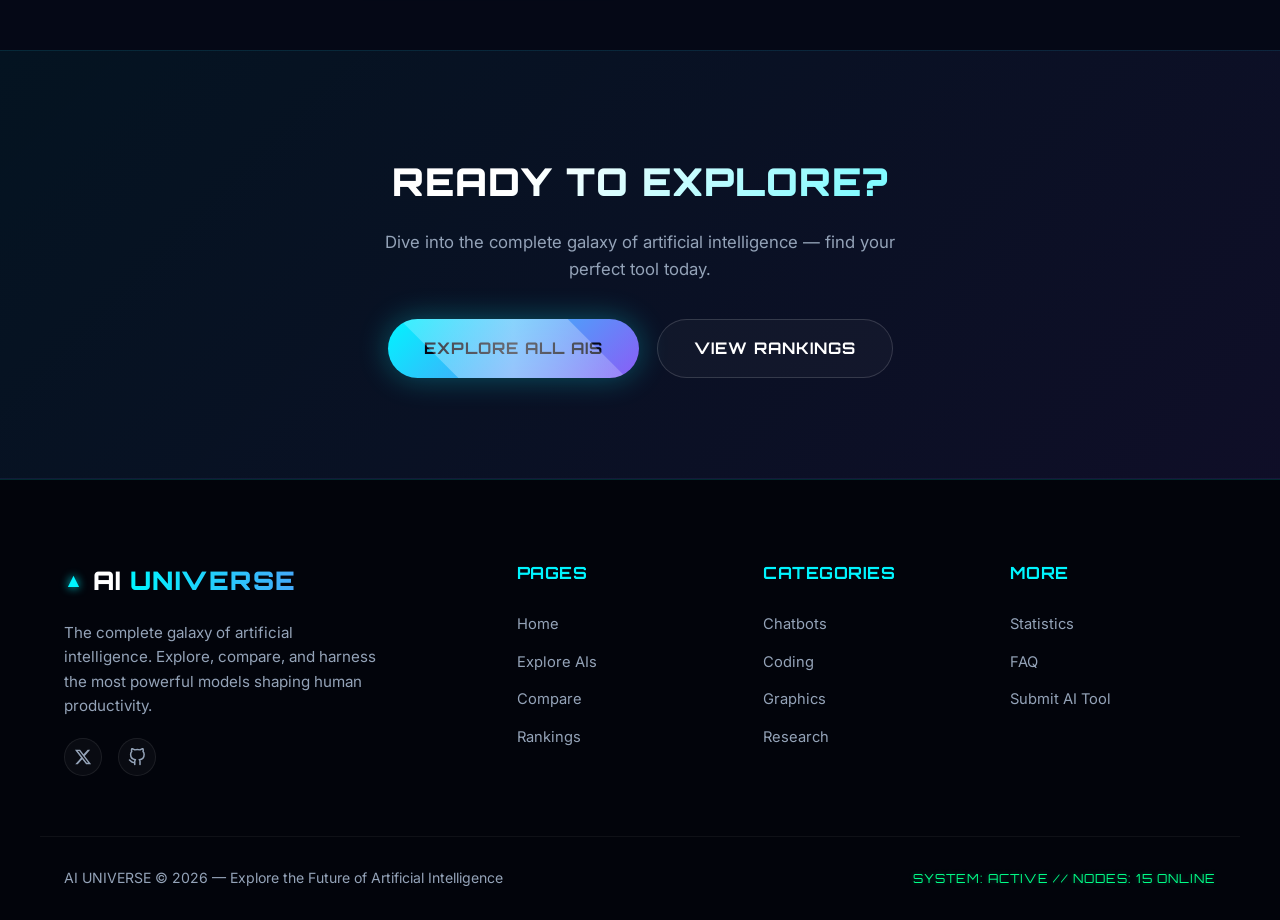
<file: faq.html>
<!DOCTYPE html>
<html lang="en">
<head>
    <meta charset="UTF-8">
    <meta name="viewport" content="width=device-width, initial-scale=1.0">
    <meta name="description" content="Frequently asked questions about AI Universe — how to choose the right AI tool, what categories exist, how tools are rated, and more.">
    <title>AI UNIVERSE — FAQ | Frequently Asked Questions</title>
    <link rel="preconnect" href="https://fonts.googleapis.com">
    <link rel="preconnect" href="https://fonts.gstatic.com" crossorigin>
    <link href="https://fonts.googleapis.com/css2?family=Inter:wght@300;400;500;600;700&family=Orbitron:wght@500;700;900&display=swap" rel="stylesheet">
    <link rel="stylesheet" href="style.css">
</head>
<body data-page="faq">
    <div class="cyber-grid"></div>
    <div class="radial-glow"></div>

    <header class="header">
        <div class="container header-container">
            <a href="index.html" class="logo"><span class="logo-icon">▲</span> AI <span class="accent-text">UNIVERSE</span></a>
            <nav class="nav">
                <a href="index.html"    class="nav-link">Home</a>
                <a href="explore.html"  class="nav-link">Explore AIs</a>
                <a href="compare.html"  class="nav-link">Compare</a>
                <a href="rankings.html" class="nav-link">Rankings</a>
                <a href="stats.html"    class="nav-link">Stats</a>
                <a href="faq.html"      class="nav-link">FAQ</a>
            </nav>
            <div class="header-actions"><a href="explore.html" class="btn-nav">Launch Directory</a></div>
            <button class="mobile-menu-toggle" aria-label="Toggle Navigation">
                <span class="bar"></span><span class="bar"></span><span class="bar"></span>
            </button>
        </div>
    </header>
    <div class="mobile-nav-drawer">
        <nav class="mobile-nav">
            <a href="index.html"    class="mobile-nav-link">Home</a>
            <a href="explore.html"  class="mobile-nav-link">Explore AIs</a>
            <a href="compare.html"  class="mobile-nav-link">Compare</a>
            <a href="rankings.html" class="mobile-nav-link">Rankings</a>
            <a href="stats.html"    class="mobile-nav-link">Stats</a>
            <a href="faq.html"      class="mobile-nav-link">FAQ</a>
            <a href="explore.html"  class="mobile-btn-nav">Launch Directory</a>
        </nav>
    </div>

    <main>
        <!-- Page Hero -->
        <section class="page-hero">
            <div class="container">
                <div class="page-hero-badge">❓ Help Center</div>
                <h1 class="page-hero-title">Frequently Asked Questions</h1>
                <p class="page-hero-subtitle">Everything you need to know about AI tools, how to choose the right one, and how AI Universe works</p>
            </div>
        </section>

        <!-- FAQ Accordion -->
        <section class="faq-section" style="background:var(--bg-darker);border-top:1px solid rgba(255,255,255,0.02);padding:80px 0">
            <div class="container">
                <div style="max-width:800px; margin:0 auto">

                    <div class="faq-item">
                        <button class="faq-question" aria-expanded="false">
                            <span>What is AI Universe?</span>
                            <svg class="faq-chevron" viewBox="0 0 24 24" width="20" height="20" stroke="currentColor" stroke-width="2.5" fill="none" stroke-linecap="round" stroke-linejoin="round"><polyline points="6 9 12 15 18 9"></polyline></svg>
                        </button>
                        <div class="faq-answer">
                            <p>AI Universe is a comprehensive, frontend-only directory of the world's most powerful artificial intelligence platforms. It allows users to discover, compare, and evaluate AI tools across categories like Chatbots, Image Generation, Video, Audio, Coding, Research, Design, Productivity, and Education — all without requiring any sign-up or backend.</p>
                        </div>
                    </div>

                    <div class="faq-item">
                        <button class="faq-question" aria-expanded="false">
                            <span>How do I choose the right AI tool for my needs?</span>
                            <svg class="faq-chevron" viewBox="0 0 24 24" width="20" height="20" stroke="currentColor" stroke-width="2.5" fill="none" stroke-linecap="round" stroke-linejoin="round"><polyline points="6 9 12 15 18 9"></polyline></svg>
                        </button>
                        <div class="faq-answer">
                            <p>Start by identifying your primary use case. If you need general-purpose conversation and writing, try <strong>ChatGPT</strong> or <strong>Claude</strong>. For coding assistance, <strong>Cursor</strong> or <strong>GitHub Copilot</strong> are top picks. For stunning visuals, go with <strong>Midjourney</strong> or <strong>Leonardo AI</strong>. Use the <a href="compare.html" style="color:var(--primary)">Compare page</a> to see a full feature matrix and narrow down your options, or use the <a href="explore.html" style="color:var(--primary)">Explore page</a> to filter by category.</p>
                        </div>
                    </div>

                    <div class="faq-item">
                        <button class="faq-question" aria-expanded="false">
                            <span>Are all the AI tools listed free to use?</span>
                            <svg class="faq-chevron" viewBox="0 0 24 24" width="20" height="20" stroke="currentColor" stroke-width="2.5" fill="none" stroke-linecap="round" stroke-linejoin="round"><polyline points="6 9 12 15 18 9"></polyline></svg>
                        </button>
                        <div class="faq-answer">
                            <p>Not all tools offer free plans. The <a href="compare.html" style="color:var(--primary)">Compare page</a> includes a <strong>"Free Plan"</strong> column that shows which platforms offer a free tier. Tools like ChatGPT, Claude, Gemini, Perplexity, ElevenLabs, Leonardo AI, Runway, and Cursor offer free access with limitations. Tools like Midjourney, DALL·E, Synthesia, GitHub Copilot, and Notion AI typically require a paid subscription for full access.</p>
                        </div>
                    </div>

                    <div class="faq-item">
                        <button class="faq-question" aria-expanded="false">
                            <span>How are AI tool ratings determined?</span>
                            <svg class="faq-chevron" viewBox="0 0 24 24" width="20" height="20" stroke="currentColor" stroke-width="2.5" fill="none" stroke-linecap="round" stroke-linejoin="round"><polyline points="6 9 12 15 18 9"></polyline></svg>
                        </button>
                        <div class="faq-answer">
                            <p>Ratings are composite scores (out of 5.0) based on multiple factors: community reviews from major platforms, benchmark performance data, real-world capability assessments, ease of use, reliability, and feature breadth. The ratings aim to reflect both raw capability and practical usability for everyday creators, developers, and researchers.</p>
                        </div>
                    </div>

                    <div class="faq-item">
                        <button class="faq-question" aria-expanded="false">
                            <span>What categories of AI tools does AI Universe cover?</span>
                            <svg class="faq-chevron" viewBox="0 0 24 24" width="20" height="20" stroke="currentColor" stroke-width="2.5" fill="none" stroke-linecap="round" stroke-linejoin="round"><polyline points="6 9 12 15 18 9"></polyline></svg>
                        </button>
                        <div class="faq-answer">
                            <p>AI Universe currently covers <strong>9 categories</strong>:</p>
                            <ul style="margin-top:12px; padding-left:20px; color:var(--text-muted); line-height:2">
                                <li>💬 <strong style="color:var(--text-white)">Chatbots</strong> — Conversational AI assistants</li>
                                <li>🖼️ <strong style="color:var(--text-white)">Image Generation</strong> — Text-to-image art platforms</li>
                                <li>🎬 <strong style="color:var(--text-white)">Video Generation</strong> — AI-powered video creation</li>
                                <li>🎙️ <strong style="color:var(--text-white)">Audio & Voice</strong> — Voice synthesis and cloning</li>
                                <li>⌨️ <strong style="color:var(--text-white)">Coding</strong> — Developer AI assistants</li>
                                <li>🔬 <strong style="color:var(--text-white)">Research</strong> — Citation-backed AI search engines</li>
                                <li>⚡ <strong style="color:var(--text-white)">Productivity</strong> — AI for notes and workflow</li>
                                <li>🎨 <strong style="color:var(--text-white)">Design</strong> — Creative and graphic AI tools</li>
                                <li>📚 <strong style="color:var(--text-white)">Education</strong> — AI tutoring and learning platforms</li>
                            </ul>
                        </div>
                    </div>

                    <div class="faq-item">
                        <button class="faq-question" aria-expanded="false">
                            <span>Can I suggest an AI tool to be added to the directory?</span>
                            <svg class="faq-chevron" viewBox="0 0 24 24" width="20" height="20" stroke="currentColor" stroke-width="2.5" fill="none" stroke-linecap="round" stroke-linejoin="round"><polyline points="6 9 12 15 18 9"></polyline></svg>
                        </button>
                        <div class="faq-answer">
                            <p>Absolutely! The AI Universe directory is designed to grow with the rapidly evolving AI landscape. If you'd like to suggest a tool for inclusion, or if you believe existing information is outdated or incorrect, you can reach out using the Submit AI Tool link in the footer. We prioritize tools with significant user adoption, proven real-world utility, and accessible pricing models.</p>
                        </div>
                    </div>

                    <div class="faq-item">
                        <button class="faq-question" aria-expanded="false">
                            <span>Which AI is best for writing and content creation?</span>
                            <svg class="faq-chevron" viewBox="0 0 24 24" width="20" height="20" stroke="currentColor" stroke-width="2.5" fill="none" stroke-linecap="round" stroke-linejoin="round"><polyline points="6 9 12 15 18 9"></polyline></svg>
                        </button>
                        <div class="faq-answer">
                            <p><strong>Claude</strong> by Anthropic is widely regarded as the gold standard for long-form writing, nuanced editing, and professional content. <strong>ChatGPT</strong> is a close second with excellent creative range. For structured workplace documents and summaries, <strong>Notion AI</strong> integrates seamlessly into existing workflows. <strong>Canva AI</strong> is ideal when content needs to be paired with visual design.</p>
                        </div>
                    </div>

                    <div class="faq-item">
                        <button class="faq-question" aria-expanded="false">
                            <span>Is this website using a backend or database?</span>
                            <svg class="faq-chevron" viewBox="0 0 24 24" width="20" height="20" stroke="currentColor" stroke-width="2.5" fill="none" stroke-linecap="round" stroke-linejoin="round"><polyline points="6 9 12 15 18 9"></polyline></svg>
                        </button>
                        <div class="faq-answer">
                            <p>No. AI Universe is a <strong>100% frontend-only</strong> website built with pure HTML, CSS, and Vanilla JavaScript. There is no backend server, no database, and no authentication. All AI tool data is stored in a local JavaScript file (<code style="background:rgba(0,245,255,0.08);padding:2px 6px;border-radius:4px;color:var(--primary)">data.js</code>) that loads in the browser. This makes it extremely fast, portable, and easy to host on any static file server or CDN.</p>
                        </div>
                    </div>

                </div>
            </div>
        </section>

        <!-- Submit CTA -->
        <section style="background:var(--bg-color);border-top:1px solid rgba(255,255,255,0.02);padding:80px 0">
            <div class="container">
                <div style="max-width:700px;margin:0 auto;text-align:center">
                    <div style="font-size:3rem;margin-bottom:20px">💬</div>
                    <h2 class="section-title" style="font-size:2rem;margin-bottom:16px">Still have questions?</h2>
                    <p style="color:var(--text-muted);font-size:1.05rem;margin-bottom:32px;line-height:1.7">
                        Can't find the answer you're looking for? Reach out through our community channels or browse the full AI directory to discover tools firsthand.
                    </p>
                    <div style="display:flex;justify-content:center;gap:16px;flex-wrap:wrap">
                        <a href="explore.html" class="btn-primary">Explore All AI Tools</a>
                        <a href="compare.html" class="btn-secondary">Compare Features</a>
                    </div>
                </div>
            </div>
        </section>

        <!-- CTA Banner -->
        <section class="cta-banner-section">
            <div class="container">
                <h2 class="cta-banner-title">Ready to Explore?</h2>
                <p class="cta-banner-sub">Dive into the complete galaxy of artificial intelligence — find your perfect tool today.</p>
                <div class="cta-banner-btns">
                    <a href="explore.html" class="btn-primary">Explore All AIs</a>
                    <a href="rankings.html" class="btn-secondary">View Rankings</a>
                </div>
            </div>
        </section>
    </main>

    <!-- Footer -->
    <footer class="footer">
        <div class="container footer-grid">
            <div class="footer-info">
                <a href="index.html" class="logo footer-logo"><span class="logo-icon">▲</span> AI <span class="accent-text">UNIVERSE</span></a>
                <p class="footer-desc">The complete galaxy of artificial intelligence. Explore, compare, and harness the most powerful models shaping human productivity.</p>
                <div class="footer-socials">
                    <a href="#" class="social-icon" aria-label="X/Twitter"><svg viewBox="0 0 24 24" width="18" height="18" fill="currentColor"><path d="M18.244 2.25h3.308l-7.227 8.26 8.502 11.24H16.17l-5.214-6.817L4.99 21.75H1.68l7.73-8.835L1.254 2.25H8.08l4.713 6.231zm-1.161 17.52h1.833L7.084 4.126H5.117z"/></svg></a>
                    <a href="#" class="social-icon" aria-label="GitHub"><svg viewBox="0 0 24 24" width="18" height="18" stroke="currentColor" stroke-width="2" fill="none" stroke-linecap="round" stroke-linejoin="round"><path d="M9 19c-5 1.5-5-2.5-7-3m14 6v-3.87a3.37 3.37 0 0 0-.94-2.61c3.14-.35 6.44-1.54 6.44-7A5.44 5.44 0 0 0 20 4.77 5.07 5.07 0 0 0 19.91 1S18.73.65 16 2.48a13.38 13.38 0 0 0-7 0C6.27.65 5.09 1 5.09 1A5.07 5.07 0 0 0 5 4.77a5.44 5.44 0 0 0-1.5 3.78c0 5.42 3.3 6.61 6.44 7A3.37 3.37 0 0 0 9 18.13V22"></path></svg></a>
                </div>
            </div>
            <div class="footer-links-col">
                <h5 class="footer-title">Pages</h5>
                <ul class="footer-links">
                    <li><a href="index.html">Home</a></li>
                    <li><a href="explore.html">Explore AIs</a></li>
                    <li><a href="compare.html">Compare</a></li>
                    <li><a href="rankings.html">Rankings</a></li>
                </ul>
            </div>
            <div class="footer-links-col">
                <h5 class="footer-title">Categories</h5>
                <ul class="footer-links">
                    <li><a href="explore.html?cat=Chatbots">Chatbots</a></li>
                    <li><a href="explore.html?cat=Coding">Coding</a></li>
                    <li><a href="explore.html?cat=Image Generation">Graphics</a></li>
                    <li><a href="explore.html?cat=Research">Research</a></li>
                </ul>
            </div>
            <div class="footer-links-col">
                <h5 class="footer-title">More</h5>
                <ul class="footer-links">
                    <li><a href="stats.html">Statistics</a></li>
                    <li><a href="faq.html">FAQ</a></li>
                    <li><a href="#">Submit AI Tool</a></li>
                </ul>
            </div>
        </div>
        <div class="footer-bottom container">
            <p>AI UNIVERSE &copy; 2026 &mdash; Explore the Future of Artificial Intelligence</p>
            <p class="cyber-stamp">SYSTEM: ACTIVE // NODES: 15 ONLINE</p>
        </div>
    </footer>

    <script src="data.js"></script>
    <script src="script.js"></script>
</body>
</html>
</file>
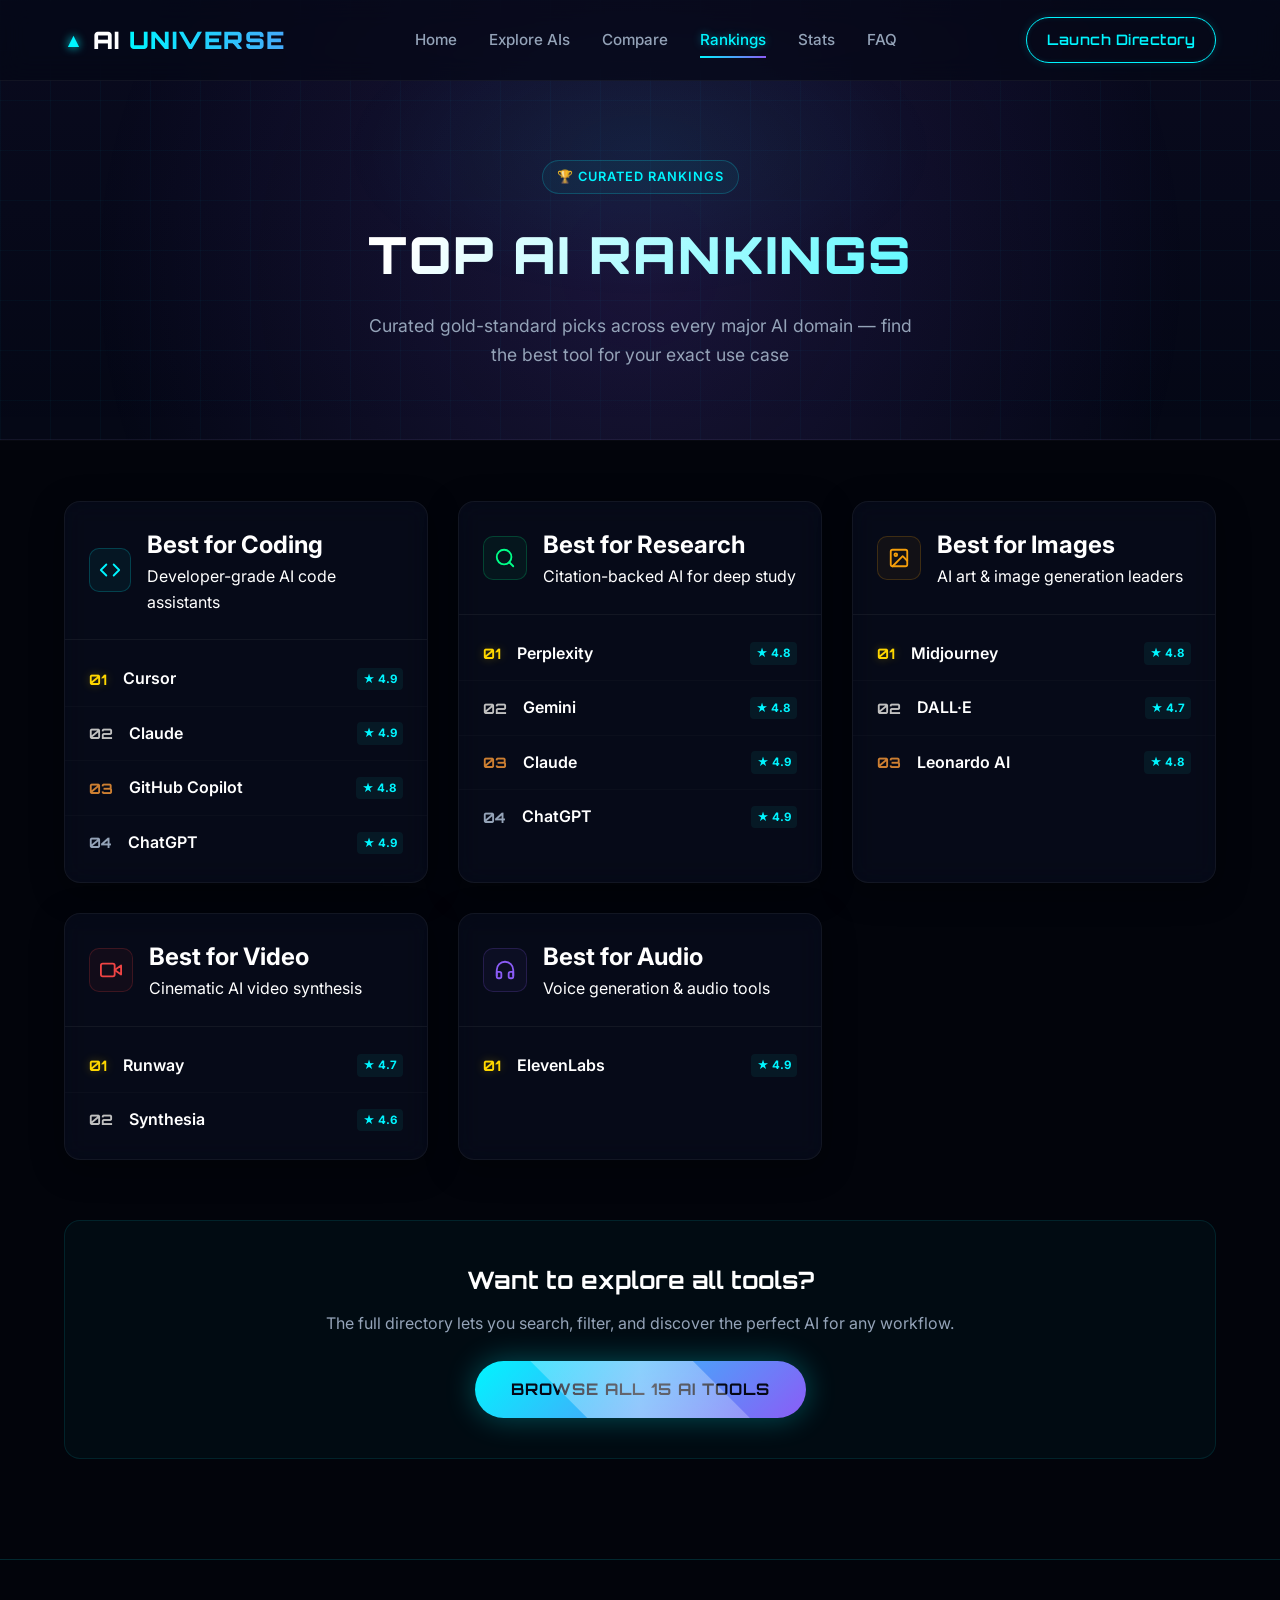
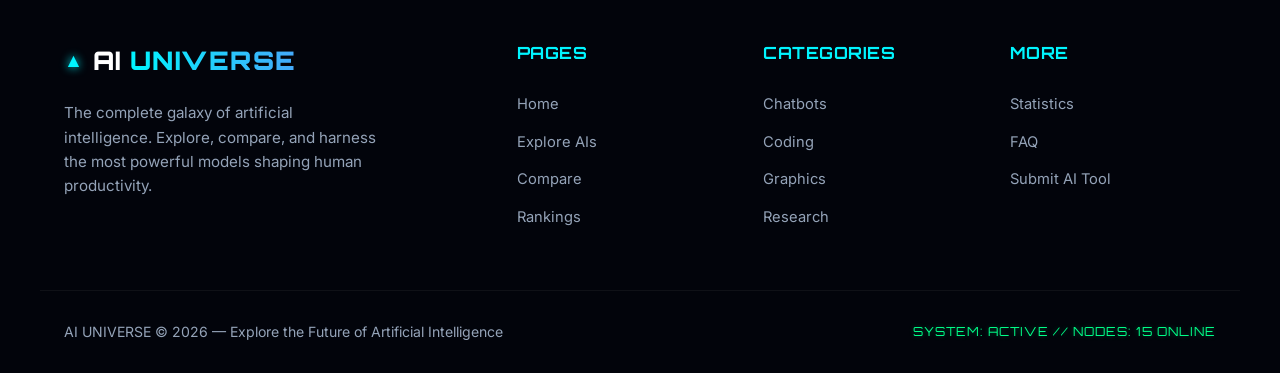
<file: rankings.html>
<!DOCTYPE html>
<html lang="en">
<head>
    <meta charset="UTF-8">
    <meta name="viewport" content="width=device-width, initial-scale=1.0">
    <meta name="description" content="Top AI tool rankings by domain — best AI for Coding, Research, Image Generation, Video, and Audio. Find the gold standard for each use case.">
    <title>AI UNIVERSE — Rankings | Best AI Tools by Domain</title>
    <link rel="preconnect" href="https://fonts.googleapis.com">
    <link rel="preconnect" href="https://fonts.gstatic.com" crossorigin>
    <link href="https://fonts.googleapis.com/css2?family=Inter:wght@300;400;500;600;700&family=Orbitron:wght@500;700;900&display=swap" rel="stylesheet">
    <link rel="stylesheet" href="style.css">
</head>
<body data-page="rankings">
    <div class="cyber-grid"></div>
    <div class="radial-glow"></div>

    <header class="header">
        <div class="container header-container">
            <a href="index.html" class="logo"><span class="logo-icon">▲</span> AI <span class="accent-text">UNIVERSE</span></a>
            <nav class="nav">
                <a href="index.html"    class="nav-link">Home</a>
                <a href="explore.html"  class="nav-link">Explore AIs</a>
                <a href="compare.html"  class="nav-link">Compare</a>
                <a href="rankings.html" class="nav-link">Rankings</a>
                <a href="stats.html"    class="nav-link">Stats</a>
                <a href="faq.html"      class="nav-link">FAQ</a>
            </nav>
            <div class="header-actions"><a href="explore.html" class="btn-nav">Launch Directory</a></div>
            <button class="mobile-menu-toggle" aria-label="Toggle Navigation">
                <span class="bar"></span><span class="bar"></span><span class="bar"></span>
            </button>
        </div>
    </header>
    <div class="mobile-nav-drawer">
        <nav class="mobile-nav">
            <a href="index.html"    class="mobile-nav-link">Home</a>
            <a href="explore.html"  class="mobile-nav-link">Explore AIs</a>
            <a href="compare.html"  class="mobile-nav-link">Compare</a>
            <a href="rankings.html" class="mobile-nav-link">Rankings</a>
            <a href="stats.html"    class="mobile-nav-link">Stats</a>
            <a href="faq.html"      class="mobile-nav-link">FAQ</a>
            <a href="explore.html"  class="mobile-btn-nav">Launch Directory</a>
        </nav>
    </div>

    <main>
        <!-- Page Hero -->
        <section class="page-hero">
            <div class="container">
                <div class="page-hero-badge">🏆 Curated Rankings</div>
                <h1 class="page-hero-title">Top AI Rankings</h1>
                <p class="page-hero-subtitle">Curated gold-standard picks across every major AI domain — find the best tool for your exact use case</p>
            </div>
        </section>

        <!-- Rankings Section -->
        <section class="rankings-section" style="padding-top:60px">
            <div class="container">
                <div class="rankings-grid">
                    <!-- Coding -->
                    <div class="ranking-card glass-panel coding-theme" data-scroll>
                        <div class="ranking-header">
                            <div class="ranking-icon-box">
                                <svg viewBox="0 0 24 24" width="22" height="22" stroke="currentColor" stroke-width="2" fill="none" stroke-linecap="round" stroke-linejoin="round"><polyline points="16 18 22 12 16 6"></polyline><polyline points="8 6 2 12 8 18"></polyline></svg>
                            </div>
                            <div>
                                <h2 class="ranking-title">Best for Coding</h2>
                                <p class="ranking-subtitle">Developer-grade AI code assistants</p>
                            </div>
                        </div>
                        <ul class="ranking-list" id="ranking-coding-list"></ul>
                    </div>

                    <!-- Research -->
                    <div class="ranking-card glass-panel research-theme" data-scroll>
                        <div class="ranking-header">
                            <div class="ranking-icon-box">
                                <svg viewBox="0 0 24 24" width="22" height="22" stroke="currentColor" stroke-width="2" fill="none" stroke-linecap="round" stroke-linejoin="round"><circle cx="11" cy="11" r="8"></circle><line x1="21" y1="21" x2="16.65" y2="16.65"></line></svg>
                            </div>
                            <div>
                                <h2 class="ranking-title">Best for Research</h2>
                                <p class="ranking-subtitle">Citation-backed AI for deep study</p>
                            </div>
                        </div>
                        <ul class="ranking-list" id="ranking-research-list"></ul>
                    </div>

                    <!-- Images -->
                    <div class="ranking-card glass-panel images-theme" data-scroll>
                        <div class="ranking-header">
                            <div class="ranking-icon-box">
                                <svg viewBox="0 0 24 24" width="22" height="22" stroke="currentColor" stroke-width="2" fill="none" stroke-linecap="round" stroke-linejoin="round"><rect x="3" y="3" width="18" height="18" rx="2" ry="2"></rect><circle cx="8.5" cy="8.5" r="1.5"></circle><polyline points="21 15 16 10 5 21"></polyline></svg>
                            </div>
                            <div>
                                <h2 class="ranking-title">Best for Images</h2>
                                <p class="ranking-subtitle">AI art & image generation leaders</p>
                            </div>
                        </div>
                        <ul class="ranking-list" id="ranking-images-list"></ul>
                    </div>

                    <!-- Videos -->
                    <div class="ranking-card glass-panel videos-theme" data-scroll>
                        <div class="ranking-header">
                            <div class="ranking-icon-box">
                                <svg viewBox="0 0 24 24" width="22" height="22" stroke="currentColor" stroke-width="2" fill="none" stroke-linecap="round" stroke-linejoin="round"><polygon points="23 7 16 12 23 17 23 7"></polygon><rect x="1" y="5" width="15" height="14" rx="2" ry="2"></rect></svg>
                            </div>
                            <div>
                                <h2 class="ranking-title">Best for Video</h2>
                                <p class="ranking-subtitle">Cinematic AI video synthesis</p>
                            </div>
                        </div>
                        <ul class="ranking-list" id="ranking-videos-list"></ul>
                    </div>

                    <!-- Audio -->
                    <div class="ranking-card glass-panel audio-theme" data-scroll>
                        <div class="ranking-header">
                            <div class="ranking-icon-box">
                                <svg viewBox="0 0 24 24" width="22" height="22" stroke="currentColor" stroke-width="2" fill="none" stroke-linecap="round" stroke-linejoin="round"><path d="M3 18v-6a9 9 0 0 1 18 0v6"></path><path d="M21 19a2 2 0 0 1-2 2h-1a2 2 0 0 1-2-2v-3a2 2 0 0 1 2-2h3zM3 19a2 2 0 0 0 2 2h1a2 2 0 0 0 2-2v-3a2 2 0 0 0-2-2H3z"></path></svg>
                            </div>
                            <div>
                                <h2 class="ranking-title">Best for Audio</h2>
                                <p class="ranking-subtitle">Voice generation & audio tools</p>
                            </div>
                        </div>
                        <ul class="ranking-list" id="ranking-audio-list"></ul>
                    </div>
                </div>

                <!-- Bottom CTA -->
                <div style="text-align:center; margin-top:60px; padding:40px; border-radius:16px; background:rgba(0,245,255,0.03); border:1px solid rgba(0,245,255,0.1)">
                    <h3 style="font-family:var(--font-heading);font-size:1.5rem;margin-bottom:12px">Want to explore all tools?</h3>
                    <p style="color:var(--text-muted);margin-bottom:24px">The full directory lets you search, filter, and discover the perfect AI for any workflow.</p>
                    <a href="explore.html" class="btn-primary">Browse All 15 AI Tools</a>
                </div>
            </div>
        </section>
    </main>

    <!-- Details Modal -->
    <div id="details-modal" class="modal-overlay" role="dialog" aria-modal="true">
        <div class="modal-card glass-panel">
            <button class="modal-close-btn" id="modal-close-btn" aria-label="Close Modal">&times;</button>
            <div class="modal-content" id="modal-content-area"></div>
        </div>
    </div>

    <!-- Footer -->
    <footer class="footer">
        <div class="container footer-grid">
            <div class="footer-info">
                <a href="index.html" class="logo footer-logo"><span class="logo-icon">▲</span> AI <span class="accent-text">UNIVERSE</span></a>
                <p class="footer-desc">The complete galaxy of artificial intelligence. Explore, compare, and harness the most powerful models shaping human productivity.</p>
            </div>
            <div class="footer-links-col">
                <h5 class="footer-title">Pages</h5>
                <ul class="footer-links">
                    <li><a href="index.html">Home</a></li>
                    <li><a href="explore.html">Explore AIs</a></li>
                    <li><a href="compare.html">Compare</a></li>
                    <li><a href="rankings.html">Rankings</a></li>
                </ul>
            </div>
            <div class="footer-links-col">
                <h5 class="footer-title">Categories</h5>
                <ul class="footer-links">
                    <li><a href="explore.html?cat=Chatbots">Chatbots</a></li>
                    <li><a href="explore.html?cat=Coding">Coding</a></li>
                    <li><a href="explore.html?cat=Image Generation">Graphics</a></li>
                    <li><a href="explore.html?cat=Research">Research</a></li>
                </ul>
            </div>
            <div class="footer-links-col">
                <h5 class="footer-title">More</h5>
                <ul class="footer-links">
                    <li><a href="stats.html">Statistics</a></li>
                    <li><a href="faq.html">FAQ</a></li>
                    <li><a href="#">Submit AI Tool</a></li>
                </ul>
            </div>
        </div>
        <div class="footer-bottom container">
            <p>AI UNIVERSE &copy; 2026 &mdash; Explore the Future of Artificial Intelligence</p>
            <p class="cyber-stamp">SYSTEM: ACTIVE // NODES: 15 ONLINE</p>
        </div>
    </footer>

    <script src="data.js"></script>
    <script src="script.js"></script>
</body>
</html>
</file>
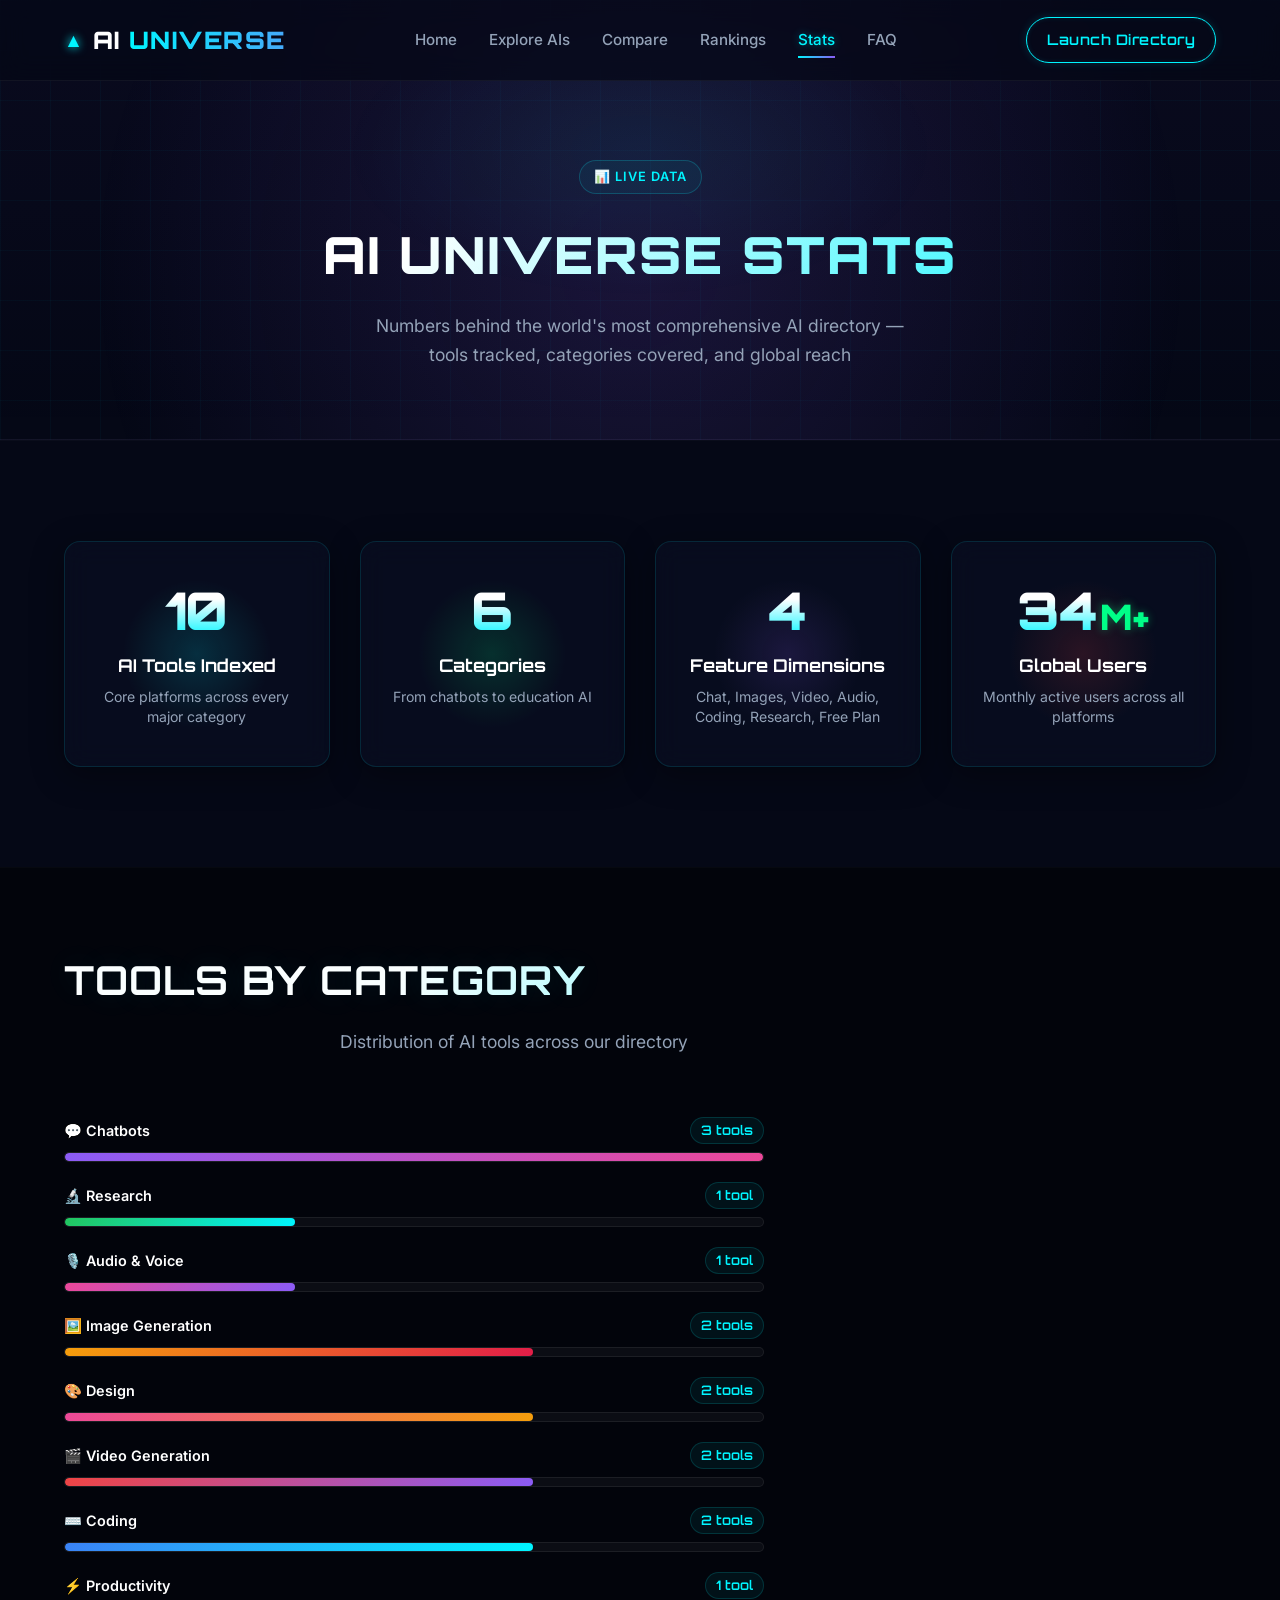
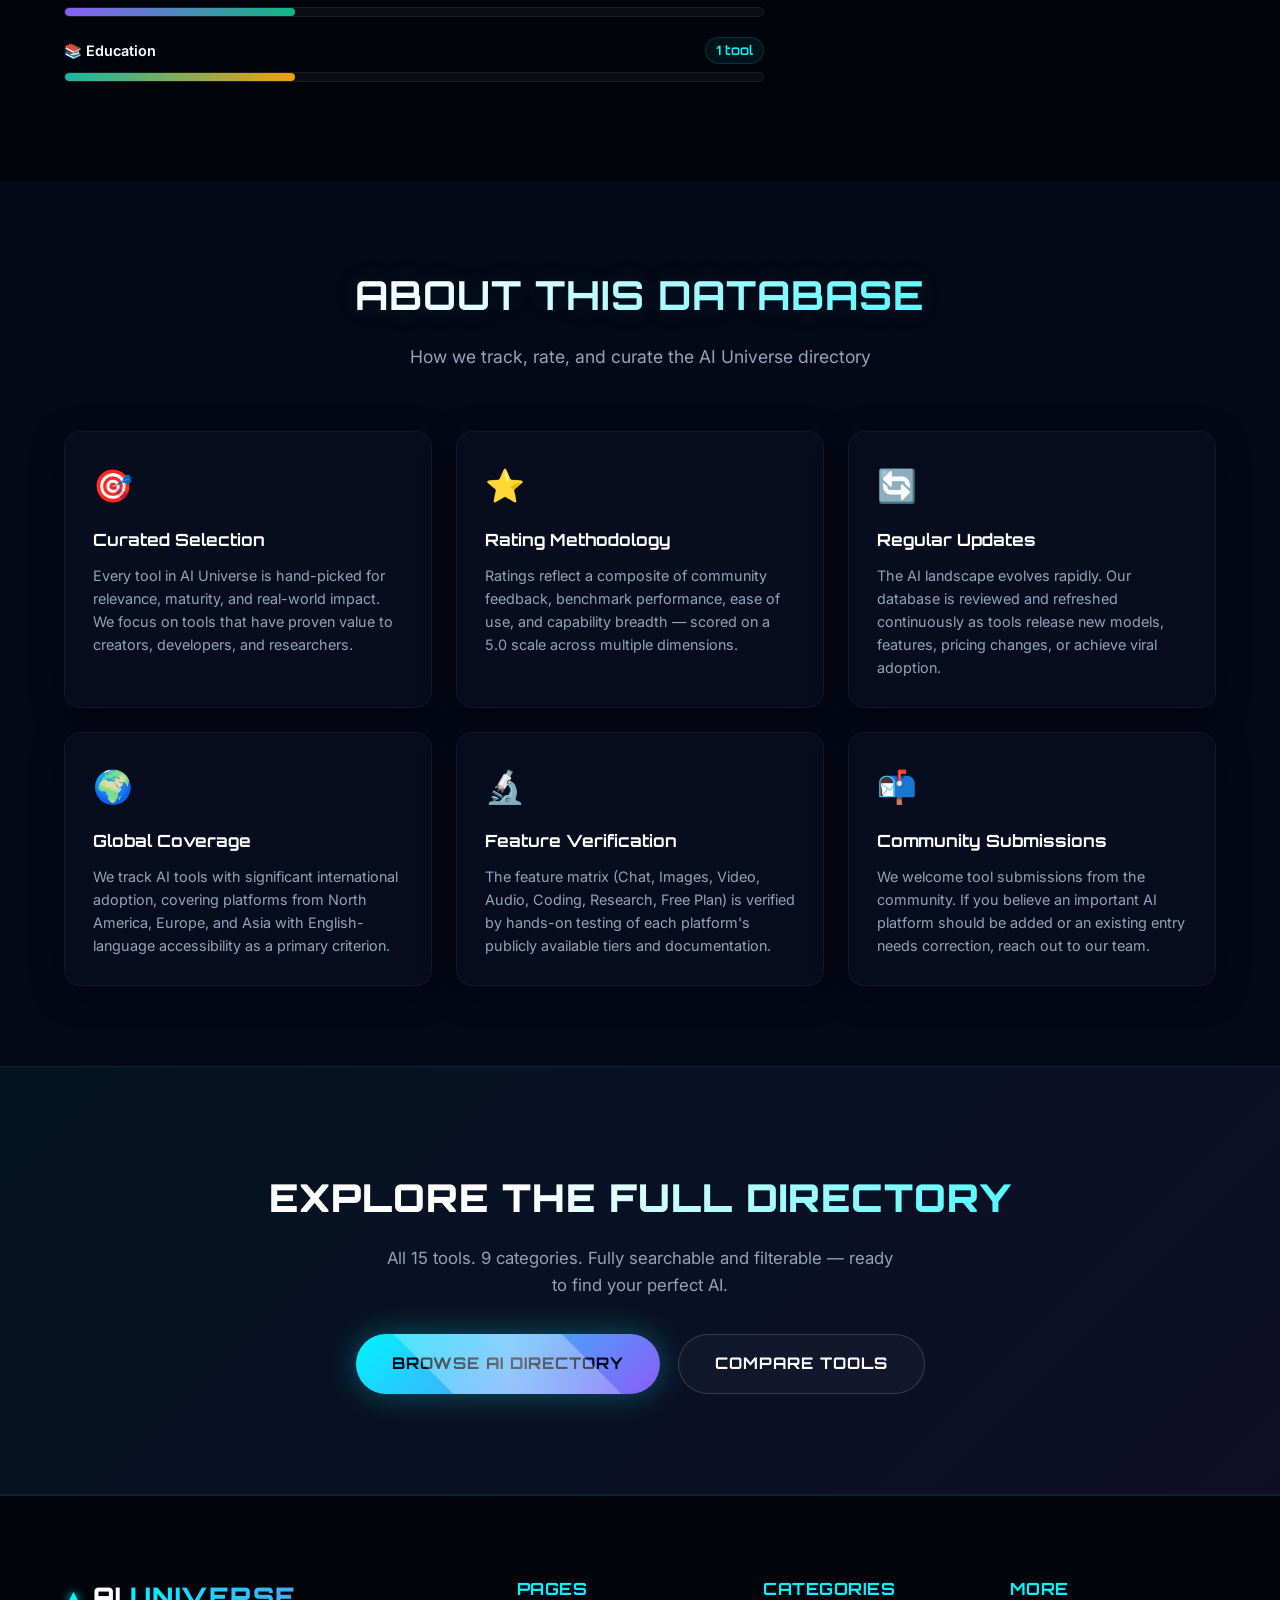
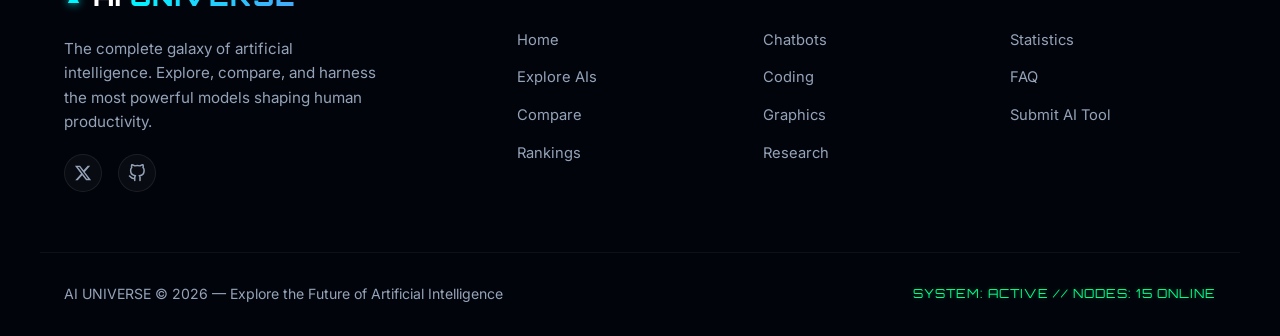
<file: stats.html>
<!DOCTYPE html>
<html lang="en">
<head>
    <meta charset="UTF-8">
    <meta name="viewport" content="width=device-width, initial-scale=1.0">
    <meta name="description" content="AI Universe statistics — see the numbers behind the world's most comprehensive AI tool directory. Category breakdowns, user stats, and more.">
    <title>AI UNIVERSE — Stats | AI Industry Numbers</title>
    <link rel="preconnect" href="https://fonts.googleapis.com">
    <link rel="preconnect" href="https://fonts.gstatic.com" crossorigin>
    <link href="https://fonts.googleapis.com/css2?family=Inter:wght@300;400;500;600;700&family=Orbitron:wght@500;700;900&display=swap" rel="stylesheet">
    <link rel="stylesheet" href="style.css">
</head>
<body data-page="stats">
    <div class="cyber-grid"></div>
    <div class="radial-glow"></div>

    <header class="header">
        <div class="container header-container">
            <a href="index.html" class="logo"><span class="logo-icon">▲</span> AI <span class="accent-text">UNIVERSE</span></a>
            <nav class="nav">
                <a href="index.html"    class="nav-link">Home</a>
                <a href="explore.html"  class="nav-link">Explore AIs</a>
                <a href="compare.html"  class="nav-link">Compare</a>
                <a href="rankings.html" class="nav-link">Rankings</a>
                <a href="stats.html"    class="nav-link">Stats</a>
                <a href="faq.html"      class="nav-link">FAQ</a>
            </nav>
            <div class="header-actions"><a href="explore.html" class="btn-nav">Launch Directory</a></div>
            <button class="mobile-menu-toggle" aria-label="Toggle Navigation">
                <span class="bar"></span><span class="bar"></span><span class="bar"></span>
            </button>
        </div>
    </header>
    <div class="mobile-nav-drawer">
        <nav class="mobile-nav">
            <a href="index.html"    class="mobile-nav-link">Home</a>
            <a href="explore.html"  class="mobile-nav-link">Explore AIs</a>
            <a href="compare.html"  class="mobile-nav-link">Compare</a>
            <a href="rankings.html" class="mobile-nav-link">Rankings</a>
            <a href="stats.html"    class="mobile-nav-link">Stats</a>
            <a href="faq.html"      class="mobile-nav-link">FAQ</a>
            <a href="explore.html"  class="mobile-btn-nav">Launch Directory</a>
        </nav>
    </div>

    <main>
        <!-- Page Hero -->
        <section class="page-hero">
            <div class="container">
                <div class="page-hero-badge">📊 Live Data</div>
                <h1 class="page-hero-title">AI Universe Stats</h1>
                <p class="page-hero-subtitle">Numbers behind the world's most comprehensive AI directory — tools tracked, categories covered, and global reach</p>
            </div>
        </section>

        <!-- Key Counters -->
        <section class="stats-section stats-page-section">
            <div class="container">
                <div class="stats-grid">
                    <div class="stat-card glass-panel" data-scroll>
                        <div class="stat-glow coding-glow"></div>
                        <div class="stat-number-wrapper">
                            <span class="stat-number" data-target="15">0</span>
                        </div>
                        <h4 class="stat-label">AI Tools Indexed</h4>
                        <p class="stat-desc">Core platforms across every major category</p>
                    </div>
                    <div class="stat-card glass-panel" data-scroll>
                        <div class="stat-glow research-glow"></div>
                        <div class="stat-number-wrapper">
                            <span class="stat-number" data-target="9">0</span>
                        </div>
                        <h4 class="stat-label">Categories</h4>
                        <p class="stat-desc">From chatbots to education AI</p>
                    </div>
                    <div class="stat-card glass-panel" data-scroll>
                        <div class="stat-glow images-glow"></div>
                        <div class="stat-number-wrapper">
                            <span class="stat-number" data-target="7">0</span>
                        </div>
                        <h4 class="stat-label">Feature Dimensions</h4>
                        <p class="stat-desc">Chat, Images, Video, Audio, Coding, Research, Free Plan</p>
                    </div>
                    <div class="stat-card glass-panel" data-scroll>
                        <div class="stat-glow videos-glow"></div>
                        <div class="stat-number-wrapper">
                            <span class="stat-number" data-target="50">0</span><span class="stat-plus">M+</span>
                        </div>
                        <h4 class="stat-label">Global Users</h4>
                        <p class="stat-desc">Monthly active users across all platforms</p>
                    </div>
                </div>
            </div>
        </section>

        <!-- Category Breakdown Bars -->
        <section style="background:var(--bg-darker);border-top:1px solid rgba(255,255,255,0.02);padding:80px 0">
            <div class="container">
                <div class="section-header">
                    <h2 class="section-title">Tools by Category</h2>
                    <p class="section-tagline">Distribution of AI tools across our directory</p>
                </div>
                <div id="category-bars" style="max-width:700px">
                    <!-- Populated by script.js initStatsPage() -->
                </div>
            </div>
        </section>

        <!-- About the Database -->
        <section style="background:var(--bg-color);border-top:1px solid rgba(255,255,255,0.02);padding:80px 0">
            <div class="container">
                <div class="section-header text-center">
                    <h2 class="section-title">About This Database</h2>
                    <p class="section-tagline">How we track, rate, and curate the AI Universe directory</p>
                </div>
                <div class="stats-about-grid">
                    <div class="stats-about-card glass-panel" data-scroll>
                        <div class="stats-about-icon">🎯</div>
                        <h3>Curated Selection</h3>
                        <p>Every tool in AI Universe is hand-picked for relevance, maturity, and real-world impact. We focus on tools that have proven value to creators, developers, and researchers.</p>
                    </div>
                    <div class="stats-about-card glass-panel" data-scroll>
                        <div class="stats-about-icon">⭐</div>
                        <h3>Rating Methodology</h3>
                        <p>Ratings reflect a composite of community feedback, benchmark performance, ease of use, and capability breadth — scored on a 5.0 scale across multiple dimensions.</p>
                    </div>
                    <div class="stats-about-card glass-panel" data-scroll>
                        <div class="stats-about-icon">🔄</div>
                        <h3>Regular Updates</h3>
                        <p>The AI landscape evolves rapidly. Our database is reviewed and refreshed continuously as tools release new models, features, pricing changes, or achieve viral adoption.</p>
                    </div>
                    <div class="stats-about-card glass-panel" data-scroll>
                        <div class="stats-about-icon">🌍</div>
                        <h3>Global Coverage</h3>
                        <p>We track AI tools with significant international adoption, covering platforms from North America, Europe, and Asia with English-language accessibility as a primary criterion.</p>
                    </div>
                    <div class="stats-about-card glass-panel" data-scroll>
                        <div class="stats-about-icon">🔬</div>
                        <h3>Feature Verification</h3>
                        <p>The feature matrix (Chat, Images, Video, Audio, Coding, Research, Free Plan) is verified by hands-on testing of each platform's publicly available tiers and documentation.</p>
                    </div>
                    <div class="stats-about-card glass-panel" data-scroll>
                        <div class="stats-about-icon">📬</div>
                        <h3>Community Submissions</h3>
                        <p>We welcome tool submissions from the community. If you believe an important AI platform should be added or an existing entry needs correction, reach out to our team.</p>
                    </div>
                </div>
            </div>
        </section>

        <!-- CTA -->
        <section class="cta-banner-section">
            <div class="container">
                <h2 class="cta-banner-title">Explore the Full Directory</h2>
                <p class="cta-banner-sub">All 15 tools. 9 categories. Fully searchable and filterable — ready to find your perfect AI.</p>
                <div class="cta-banner-btns">
                    <a href="explore.html" class="btn-primary">Browse AI Directory</a>
                    <a href="compare.html" class="btn-secondary">Compare Tools</a>
                </div>
            </div>
        </section>
    </main>

    <!-- Footer -->
    <footer class="footer">
        <div class="container footer-grid">
            <div class="footer-info">
                <a href="index.html" class="logo footer-logo"><span class="logo-icon">▲</span> AI <span class="accent-text">UNIVERSE</span></a>
                <p class="footer-desc">The complete galaxy of artificial intelligence. Explore, compare, and harness the most powerful models shaping human productivity.</p>
                <div class="footer-socials">
                    <a href="#" class="social-icon" aria-label="X/Twitter"><svg viewBox="0 0 24 24" width="18" height="18" fill="currentColor"><path d="M18.244 2.25h3.308l-7.227 8.26 8.502 11.24H16.17l-5.214-6.817L4.99 21.75H1.68l7.73-8.835L1.254 2.25H8.08l4.713 6.231zm-1.161 17.52h1.833L7.084 4.126H5.117z"/></svg></a>
                    <a href="#" class="social-icon" aria-label="GitHub"><svg viewBox="0 0 24 24" width="18" height="18" stroke="currentColor" stroke-width="2" fill="none" stroke-linecap="round" stroke-linejoin="round"><path d="M9 19c-5 1.5-5-2.5-7-3m14 6v-3.87a3.37 3.37 0 0 0-.94-2.61c3.14-.35 6.44-1.54 6.44-7A5.44 5.44 0 0 0 20 4.77 5.07 5.07 0 0 0 19.91 1S18.73.65 16 2.48a13.38 13.38 0 0 0-7 0C6.27.65 5.09 1 5.09 1A5.07 5.07 0 0 0 5 4.77a5.44 5.44 0 0 0-1.5 3.78c0 5.42 3.3 6.61 6.44 7A3.37 3.37 0 0 0 9 18.13V22"></path></svg></a>
                </div>
            </div>
            <div class="footer-links-col">
                <h5 class="footer-title">Pages</h5>
                <ul class="footer-links">
                    <li><a href="index.html">Home</a></li>
                    <li><a href="explore.html">Explore AIs</a></li>
                    <li><a href="compare.html">Compare</a></li>
                    <li><a href="rankings.html">Rankings</a></li>
                </ul>
            </div>
            <div class="footer-links-col">
                <h5 class="footer-title">Categories</h5>
                <ul class="footer-links">
                    <li><a href="explore.html?cat=Chatbots">Chatbots</a></li>
                    <li><a href="explore.html?cat=Coding">Coding</a></li>
                    <li><a href="explore.html?cat=Image Generation">Graphics</a></li>
                    <li><a href="explore.html?cat=Research">Research</a></li>
                </ul>
            </div>
            <div class="footer-links-col">
                <h5 class="footer-title">More</h5>
                <ul class="footer-links">
                    <li><a href="stats.html">Statistics</a></li>
                    <li><a href="faq.html">FAQ</a></li>
                    <li><a href="#">Submit AI Tool</a></li>
                </ul>
            </div>
        </div>
        <div class="footer-bottom container">
            <p>AI UNIVERSE &copy; 2026 &mdash; Explore the Future of Artificial Intelligence</p>
            <p class="cyber-stamp">SYSTEM: ACTIVE // NODES: 15 ONLINE</p>
        </div>
    </footer>

    <script src="data.js"></script>
    <script src="script.js"></script>
</body>
</html>
</file>
<file: style.css>
/* ==========================================================================
   AI UNIVERSE - FUTURISTIC STYLE SHEETS
   ========================================================================== */

/* --- Design Tokens & Variables --- */
:root {
    --bg-color: #050816;
    --bg-darker: #02040b;
    --primary: #00F5FF;
    --primary-rgb: 0, 245, 255;
    --secondary: #8B5CF6;
    --secondary-rgb: 139, 92, 246;
    --accent: #00FF88;
    --accent-rgb: 0, 255, 136;
    --text-white: #ffffff;
    --text-muted: #94a3b8;
    --card-bg: rgba(13, 18, 41, 0.45);
    --card-border: rgba(0, 245, 255, 0.12);
    --card-border-hover: rgba(0, 245, 255, 0.4);
    --glow-strength: 15px;
    --font-heading: 'Orbitron', -apple-system, BlinkMacSystemFont, "Segoe UI", Roboto, sans-serif;
    --font-body: 'Inter', -apple-system, BlinkMacSystemFont, "Segoe UI", Roboto, sans-serif;
    --transition-fast: 0.2s cubic-bezier(0.4, 0, 0.2, 1);
    --transition-normal: 0.35s cubic-bezier(0.4, 0, 0.2, 1);
    --transition-slow: 0.6s cubic-bezier(0.4, 0, 0.2, 1);
}

/* --- Global Resets & Scrollbars --- */
* {
    box-sizing: border-box;
    margin: 0;
    padding: 0;
}

html {
    scroll-behavior: smooth;
    font-size: 16px;
    overflow-x: hidden;
}

body {
    background-color: var(--bg-color);
    color: var(--text-white);
    font-family: var(--font-body);
    line-height: 1.6;
    overflow-x: hidden;
    position: relative;
}

/* Custom Scrollbar */
::-webkit-scrollbar {
    width: 8px;
    height: 8px;
}

::-webkit-scrollbar-track {
    background: var(--bg-darker);
}

::-webkit-scrollbar-thumb {
    background: rgba(139, 92, 246, 0.3);
    border-radius: 4px;
    border: 1px solid rgba(0, 245, 255, 0.1);
}

::-webkit-scrollbar-thumb:hover {
    background: rgba(0, 245, 255, 0.5);
    box-shadow: 0 0 10px var(--primary);
}

/* --- Layout Elements & Overlays --- */
.container {
    width: 100%;
    max-width: 1200px;
    margin: 0 auto;
    padding: 0 24px;
}

.text-center {
    text-align: center;
}

.hidden {
    display: none !important;
}

/* Cyber Matrix Background Elements */
.cyber-grid {
    position: fixed;
    top: 0;
    left: 0;
    width: 100%;
    height: 100%;
    background-image: 
        linear-gradient(rgba(0, 245, 255, 0.03) 1px, transparent 1px),
        linear-gradient(90deg, rgba(0, 245, 255, 0.03) 1px, transparent 1px);
    background-size: 50px 50px;
    z-index: -2;
    pointer-events: none;
}

.radial-glow {
    position: fixed;
    top: -20%;
    left: 50%;
    transform: translateX(-50%);
    width: 100vw;
    height: 100vh;
    background: radial-gradient(circle, rgba(139, 92, 246, 0.15) 0%, rgba(5, 8, 22, 0) 70%);
    z-index: -1;
    pointer-events: none;
}

/* --- Keyframes & Animations --- */
@keyframes float {
    0%, 100% { transform: translateY(0); }
    50% { transform: translateY(-8px); }
}

@keyframes pulseBorder {
    0%, 100% { border-color: rgba(0, 245, 255, 0.15); }
    50% { border-color: rgba(139, 92, 246, 0.4); }
}

@keyframes textShimmer {
    0% { background-position: 0% 50%; }
    50% { background-position: 100% 50%; }
    100% { background-position: 0% 50%; }
}

@keyframes spin {
    0% { transform: rotate(0deg); }
    100% { transform: rotate(360deg); }
}

@keyframes scanline {
    0% { transform: translateY(-100%); }
    100% { transform: translateY(100%); }
}

.animate-fade-in {
    opacity: 0;
    transform: translateY(20px);
    animation: fadeInUp 0.8s cubic-bezier(0.16, 1, 0.3, 1) forwards;
}

.animate-title {
    opacity: 0;
    transform: translateY(30px);
    animation: fadeInUp 1s cubic-bezier(0.16, 1, 0.3, 1) 0.15s forwards;
}

.animate-subtitle {
    opacity: 0;
    transform: translateY(20px);
    animation: fadeInUp 1s cubic-bezier(0.16, 1, 0.3, 1) 0.3s forwards;
}

.animate-buttons {
    opacity: 0;
    transform: translateY(15px);
    animation: fadeInUp 1.2s cubic-bezier(0.16, 1, 0.3, 1) 0.45s forwards;
}

@keyframes fadeInUp {
    to {
        opacity: 1;
        transform: translateY(0);
    }
}

/* Reveal on Scroll styling */
[data-scroll] {
    opacity: 0;
    transform: translateY(30px);
    transition: opacity 0.8s ease, transform 0.8s cubic-bezier(0.16, 1, 0.3, 1);
}

[data-scroll].visible {
    opacity: 1;
    transform: translateY(0);
}

/* --- Header & Navigation --- */
.header {
    position: fixed;
    top: 0;
    left: 0;
    width: 100%;
    z-index: 100;
    background: rgba(5, 8, 22, 0.7);
    backdrop-filter: blur(12px);
    -webkit-backdrop-filter: blur(12px);
    border-bottom: 1px solid rgba(255, 255, 255, 0.05);
    transition: background var(--transition-fast), border-color var(--transition-fast);
}

.header.scrolled {
    background: rgba(2, 4, 11, 0.9);
    border-bottom: 1px solid rgba(0, 245, 255, 0.15);
    box-shadow: 0 4px 20px rgba(0, 0, 0, 0.5);
}

.header-container {
    display: flex;
    justify-content: space-between;
    align-items: center;
    height: 80px;
    transition: height var(--transition-fast);
}

.header.scrolled .header-container {
    height: 65px;
}

.logo {
    font-family: var(--font-heading);
    font-weight: 900;
    font-size: 1.5rem;
    color: var(--text-white);
    text-decoration: none;
    display: flex;
    align-items: center;
    gap: 8px;
    letter-spacing: 1.5px;
    transition: text-shadow var(--transition-fast);
}

.logo:hover {
    text-shadow: 0 0 15px rgba(0, 245, 255, 0.6);
}

.logo-icon {
    color: var(--primary);
    font-size: 1.2rem;
    text-shadow: 0 0 10px var(--primary);
    display: inline-block;
    animation: float 4s ease-in-out infinite;
}

.accent-text {
    background: linear-gradient(90deg, var(--primary), var(--secondary));
    -webkit-background-clip: text;
    -webkit-text-fill-color: transparent;
    background-size: 200% auto;
    animation: textShimmer 4s linear infinite;
}

.nav {
    display: flex;
    gap: 32px;
}

.nav-link {
    color: var(--text-muted);
    text-decoration: none;
    font-size: 0.95rem;
    font-weight: 500;
    transition: color var(--transition-fast), text-shadow var(--transition-fast);
    position: relative;
    padding: 6px 0;
}

.nav-link::after {
    content: '';
    position: absolute;
    bottom: 0;
    left: 0;
    width: 0;
    height: 2px;
    background: linear-gradient(90deg, var(--primary), var(--secondary));
    transition: width var(--transition-fast);
}

.nav-link:hover {
    color: var(--text-white);
    text-shadow: 0 0 8px rgba(255, 255, 255, 0.3);
}

.nav-link:hover::after {
    width: 100%;
}

.btn-nav {
    display: inline-block;
    padding: 10px 20px;
    border-radius: 30px;
    background: transparent;
    border: 1px solid var(--primary);
    color: var(--primary);
    text-decoration: none;
    font-size: 0.9rem;
    font-weight: 600;
    font-family: var(--font-heading);
    letter-spacing: 0.5px;
    box-shadow: inset 0 0 5px rgba(0, 245, 255, 0.1), 0 0 10px rgba(0, 245, 255, 0.15);
    transition: all var(--transition-fast);
}

.btn-nav:hover {
    background: var(--primary);
    color: var(--bg-color);
    box-shadow: 0 0 20px rgba(0, 245, 255, 0.5);
    transform: translateY(-2px);
}

/* Mobile Toggle Hamburger Button */
.mobile-menu-toggle {
    display: none;
    background: none;
    border: none;
    cursor: pointer;
    z-index: 105;
}

.mobile-menu-toggle .bar {
    display: block;
    width: 25px;
    height: 2px;
    margin: 5px auto;
    background-color: var(--text-white);
    transition: all var(--transition-normal);
}

/* Mobile Navigation Drawer */
.mobile-nav-drawer {
    position: fixed;
    top: 0;
    right: -100%;
    width: 75%;
    max-width: 320px;
    height: 100%;
    background: rgba(2, 4, 11, 0.95);
    backdrop-filter: blur(20px);
    -webkit-backdrop-filter: blur(20px);
    border-left: 1px solid rgba(0, 245, 255, 0.15);
    z-index: 99;
    padding: 120px 40px 40px;
    display: flex;
    flex-direction: column;
    transition: right var(--transition-normal);
}

.mobile-nav-drawer.active {
    right: 0;
}

.mobile-nav {
    display: flex;
    flex-direction: column;
    gap: 24px;
}

.mobile-nav-link {
    color: var(--text-muted);
    font-size: 1.2rem;
    text-decoration: none;
    font-family: var(--font-heading);
    transition: color var(--transition-fast);
}

.mobile-nav-link:hover, .mobile-nav-link.active {
    color: var(--primary);
    text-shadow: 0 0 10px var(--primary);
}

.mobile-btn-nav {
    margin-top: 16px;
    display: block;
    text-align: center;
    padding: 12px 24px;
    border-radius: 30px;
    background: linear-gradient(135deg, var(--primary), var(--secondary));
    color: var(--text-white);
    text-decoration: none;
    font-family: var(--font-heading);
    font-weight: bold;
    box-shadow: 0 4px 15px rgba(0, 245, 255, 0.3);
}

/* --- Section Formatting Utilities --- */
section {
    padding: 100px 0;
    position: relative;
}

.section-header {
    margin-bottom: 60px;
}

.section-title {
    font-family: var(--font-heading);
    font-size: 2.5rem;
    font-weight: 700;
    letter-spacing: 1px;
    margin-bottom: 16px;
    text-transform: uppercase;
    background: linear-gradient(135deg, var(--text-white) 30%, var(--primary) 100%);
    -webkit-background-clip: text;
    -webkit-text-fill-color: transparent;
    text-shadow: 0 0 30px rgba(0, 245, 255, 0.1);
}

.section-tagline {
    color: var(--text-muted);
    font-size: 1.1rem;
    max-width: 600px;
    margin: 0 auto;
}

/* Glassmorphism CSS template */
.glass-panel {
    background: var(--card-bg);
    backdrop-filter: blur(12px);
    -webkit-backdrop-filter: blur(12px);
    border: 1px solid var(--card-border);
    border-radius: 16px;
    box-shadow: 0 8px 32px 0 rgba(0, 0, 0, 0.37);
    transition: border-color var(--transition-normal), box-shadow var(--transition-normal), transform var(--transition-normal);
}

/* --- 1. Hero Section --- */
.hero-section {
    height: 100vh;
    min-height: 700px;
    display: flex;
    justify-content: center;
    align-items: center;
    padding: 0;
    overflow: hidden;
}

#hero-particles {
    position: absolute;
    top: 0;
    left: 0;
    width: 100%;
    height: 100%;
    z-index: 1;
    pointer-events: none;
}

.hero-container {
    position: relative;
    z-index: 2;
    text-align: center;
    max-width: 900px;
}

.hero-badge {
    display: inline-flex;
    align-items: center;
    gap: 10px;
    padding: 8px 16px;
    border-radius: 30px;
    background: rgba(139, 92, 246, 0.1);
    border: 1px solid rgba(139, 92, 246, 0.3);
    color: var(--text-white);
    font-size: 0.85rem;
    font-weight: 600;
    letter-spacing: 0.8px;
    text-transform: uppercase;
    margin-bottom: 24px;
}

.badge-dot {
    width: 8px;
    height: 8px;
    background-color: var(--accent);
    border-radius: 50%;
    box-shadow: 0 0 10px var(--accent);
    animation: float 2s infinite ease-in-out;
}

.hero-title {
    font-family: var(--font-heading);
    font-size: 5.5rem;
    font-weight: 900;
    line-height: 1.1;
    letter-spacing: 4px;
    margin-bottom: 24px;
}

.glow-text {
    background: linear-gradient(180deg, var(--text-white) 0%, rgba(255, 255, 255, 0.8) 50%, var(--primary) 100%);
    -webkit-background-clip: text;
    -webkit-text-fill-color: transparent;
    filter: drop-shadow(0 0 20px rgba(0, 245, 255, 0.3));
}

.hero-subtitle {
    font-size: 1.35rem;
    color: var(--text-muted);
    font-weight: 400;
    max-width: 650px;
    margin: 0 auto 40px;
    line-height: 1.7;
}

.hero-ctas {
    display: flex;
    justify-content: center;
    gap: 20px;
}

/* Premium Buttons */
.btn-primary {
    display: inline-flex;
    align-items: center;
    gap: 8px;
    padding: 16px 36px;
    border-radius: 50px;
    background: linear-gradient(135deg, var(--primary), var(--secondary));
    color: var(--bg-color);
    font-size: 1rem;
    font-weight: 700;
    font-family: var(--font-heading);
    text-decoration: none;
    text-transform: uppercase;
    letter-spacing: 1px;
    box-shadow: 0 0 30px rgba(0, 245, 255, 0.3);
    transition: all var(--transition-normal);
    position: relative;
    overflow: hidden;
}

.btn-primary::before {
    content: '';
    position: absolute;
    top: -50%;
    left: -50%;
    width: 200%;
    height: 200%;
    background: linear-gradient(45deg, transparent, rgba(255,255,255,0.4), transparent);
    transform: rotate(45deg);
    transition: transform var(--transition-slow);
}

.btn-primary:hover {
    transform: translateY(-3px);
    box-shadow: 0 0 45px rgba(0, 245, 255, 0.55);
}

.btn-primary:hover::before {
    transform: translate(50%, 50%) rotate(45deg);
}

.btn-secondary {
    display: inline-flex;
    align-items: center;
    padding: 16px 36px;
    border-radius: 50px;
    background: rgba(255, 255, 255, 0.03);
    border: 1px solid rgba(255, 255, 255, 0.15);
    color: var(--text-white);
    font-size: 1rem;
    font-weight: 700;
    font-family: var(--font-heading);
    text-decoration: none;
    text-transform: uppercase;
    letter-spacing: 1px;
    transition: all var(--transition-normal);
}

.btn-secondary:hover {
    background: rgba(255, 255, 255, 0.08);
    border-color: var(--secondary);
    box-shadow: 0 0 25px rgba(139, 92, 246, 0.4);
    transform: translateY(-3px);
}

/* Mouse Scroll Indicator */
.hero-scroll-indicator {
    position: absolute;
    bottom: 40px;
    left: 50%;
    transform: translateX(-50%);
    z-index: 2;
    animation: float 2s infinite ease-in-out;
}

.mouse-icon {
    width: 26px;
    height: 42px;
    border: 2px solid var(--text-muted);
    border-radius: 15px;
    position: relative;
    opacity: 0.6;
}

.scroll-wheel {
    width: 4px;
    height: 8px;
    background-color: var(--primary);
    border-radius: 2px;
    position: absolute;
    top: 8px;
    left: 50%;
    transform: translateX(-50%);
    animation: scrollWheelAnim 1.6s infinite ease-in-out;
}

@keyframes scrollWheelAnim {
    0% { transform: translate(-50%, 0); opacity: 1; }
    80% { transform: translate(-50%, 12px); opacity: 0; }
    100% { transform: translate(-50%, 0); opacity: 0; }
}

/* --- 2. Search Bar Section --- */
.directory-section {
    background-color: var(--bg-darker);
    border-top: 1px solid rgba(255, 255, 255, 0.02);
}

.search-wrapper {
    max-width: 680px;
    margin: 0 auto 40px;
}

.search-bar-container {
    display: flex;
    align-items: center;
    position: relative;
    background: rgba(13, 18, 41, 0.6);
    backdrop-filter: blur(15px);
    -webkit-backdrop-filter: blur(15px);
    border: 1px solid rgba(0, 245, 255, 0.15);
    border-radius: 50px;
    padding: 6px 20px;
    transition: all var(--transition-normal);
    box-shadow: 0 10px 30px rgba(0,0,0,0.4);
}

.search-bar-container:focus-within {
    border-color: var(--primary);
    box-shadow: 0 0 25px rgba(0, 245, 255, 0.35);
    transform: translateY(-2px);
}

.search-icon {
    color: var(--primary);
    margin-right: 15px;
    filter: drop-shadow(0 0 5px rgba(0, 245, 255, 0.5));
}

.search-bar-container input {
    background: transparent;
    border: none;
    outline: none;
    color: var(--text-white);
    font-size: 1.1rem;
    font-family: var(--font-body);
    width: 100%;
    padding: 12px 0;
}

.search-bar-container input::placeholder {
    color: rgba(255, 255, 255, 0.3);
}

.search-clear-btn {
    background: none;
    border: none;
    color: var(--text-muted);
    font-size: 1.6rem;
    cursor: pointer;
    line-height: 1;
    padding: 0 8px;
    transition: color var(--transition-fast);
    display: none;
}

.search-clear-btn:hover {
    color: var(--primary);
}

/* --- 3. AI Categories Navigation --- */
.categories-outer-container {
    position: relative;
    margin-bottom: 50px;
}

.categories-nav {
    display: flex;
    gap: 12px;
    overflow-x: auto;
    padding: 10px 4px 20px;
    scroll-snap-type: x mandatory;
    scrollbar-width: none; /* Firefox */
}

.categories-nav::-webkit-scrollbar {
    display: none; /* Chrome/Safari */
}

.category-btn {
    flex: 0 0 auto;
    padding: 10px 24px;
    border-radius: 30px;
    background: rgba(255, 255, 255, 0.03);
    border: 1px solid rgba(255, 255, 255, 0.08);
    color: var(--text-muted);
    font-size: 0.9rem;
    font-weight: 600;
    cursor: pointer;
    transition: all var(--transition-fast);
    font-family: var(--font-heading);
    scroll-snap-align: start;
}

.category-btn:hover {
    color: var(--text-white);
    border-color: rgba(0, 245, 255, 0.3);
    background: rgba(0, 245, 255, 0.05);
}

.category-btn.active {
    color: var(--bg-color);
    background: var(--primary);
    border-color: var(--primary);
    box-shadow: 0 0 20px rgba(0, 245, 255, 0.5);
    font-weight: 700;
}

/* --- 4. AI Directory Cards Grid --- */
.cards-grid {
    display: grid;
    grid-template-columns: repeat(auto-fill, minmax(340px, 1fr));
    gap: 30px;
}

.ai-card {
    display: flex;
    flex-direction: column;
    height: 100%;
    position: relative;
    overflow: hidden;
    animation: fadeInUp 0.6s cubic-bezier(0.16, 1, 0.3, 1) forwards;
}

.ai-card::before {
    content: '';
    position: absolute;
    top: 0;
    left: 0;
    width: 100%;
    height: 100%;
    background: radial-gradient(800px circle at var(--x, 0px) var(--y, 0px), rgba(0, 245, 255, 0.06), transparent 40%);
    z-index: 1;
    pointer-events: none;
}

.ai-card:hover {
    border-color: var(--card-border-hover);
    box-shadow: 0 12px 40px rgba(0, 245, 255, 0.12);
    transform: translateY(-5px);
}

/* Card Glow Accent Lines based on category */
.ai-card-accent {
    position: absolute;
    top: 0;
    left: 0;
    width: 100%;
    height: 3px;
    background: linear-gradient(90deg, var(--primary), var(--secondary));
}

.ai-card.coding .ai-card-accent { background: linear-gradient(90deg, #3b82f6, #00f5ff); }
.ai-card.chatbot .ai-card-accent { background: linear-gradient(90deg, #8b5cf6, #ec4899); }
.ai-card.image-gen .ai-card-accent { background: linear-gradient(90deg, #f59e0b, #e11d48); }
.ai-card.video-gen .ai-card-accent { background: linear-gradient(90deg, #ef4444, #8b5cf6); }
.ai-card.audio .ai-card-accent { background: linear-gradient(90deg, #10b981, #3b82f6); }
.ai-card.research .ai-card-accent { background: linear-gradient(90deg, #06b6d4, #00ff88); }
.ai-card.design .ai-card-accent { background: linear-gradient(90deg, #ec4899, #f59e0b); }
.ai-card.productivity .ai-card-accent { background: linear-gradient(90deg, #8b5cf6, #10b981); }
.ai-card.education .ai-card-accent { background: linear-gradient(90deg, #14b8a6, #f59e0b); }

/* Card Content Header */
.ai-card-header {
    padding: 24px;
    display: flex;
    align-items: center;
    gap: 16px;
    border-bottom: 1px solid rgba(255, 255, 255, 0.05);
    position: relative;
    z-index: 2;
}

.logo-container {
    width: 54px;
    height: 54px;
    border-radius: 12px;
    background: rgba(255, 255, 255, 0.03);
    border: 1px solid rgba(255, 255, 255, 0.1);
    display: flex;
    align-items: center;
    justify-content: center;
    font-size: 1.6rem;
    font-weight: bold;
    color: var(--text-white);
    flex-shrink: 0;
    transition: all var(--transition-fast);
}

.ai-card:hover .logo-container {
    border-color: var(--primary);
    box-shadow: 0 0 15px rgba(0, 245, 255, 0.3);
}

.ai-card-meta {
    display: flex;
    flex-direction: column;
    gap: 4px;
}

.ai-card-title {
    font-family: var(--font-heading);
    font-size: 1.25rem;
    font-weight: 700;
}

.category-tag {
    font-size: 0.75rem;
    padding: 2px 8px;
    border-radius: 4px;
    background: rgba(255, 255, 255, 0.05);
    border: 1px solid rgba(255, 255, 255, 0.1);
    color: var(--text-muted);
    font-weight: 500;
    display: inline-block;
    align-self: flex-start;
}

/* Card Body */
.ai-card-body {
    padding: 24px;
    display: flex;
    flex-direction: column;
    gap: 18px;
    flex-grow: 1;
    position: relative;
    z-index: 2;
}

.ai-card-desc {
    color: var(--text-muted);
    font-size: 0.92rem;
    line-height: 1.5;
    flex-grow: 1;
}

.capabilities-section {
    display: flex;
    flex-direction: column;
    gap: 8px;
}

.capabilities-title {
    font-size: 0.8rem;
    color: var(--text-muted);
    font-weight: 600;
    text-transform: uppercase;
    letter-spacing: 0.5px;
}

.capability-tags {
    display: flex;
    flex-wrap: wrap;
    gap: 6px;
}

.capability-pill {
    font-size: 0.78rem;
    padding: 3px 10px;
    border-radius: 30px;
    background: rgba(0, 245, 255, 0.04);
    border: 1px solid rgba(0, 245, 255, 0.08);
    color: rgba(0, 245, 255, 0.85);
    transition: all var(--transition-fast);
}

.ai-card:hover .capability-pill {
    background: rgba(0, 245, 255, 0.08);
    border-color: rgba(0, 245, 255, 0.2);
    color: var(--primary);
}

/* Card Actions */
.ai-card-actions {
    padding: 0 24px 24px;
    display: grid;
    grid-template-columns: 1fr 1fr;
    gap: 12px;
    position: relative;
    z-index: 2;
}

.btn-card-expand {
    display: flex;
    align-items: center;
    justify-content: center;
    padding: 10px;
    border-radius: 8px;
    background: rgba(255, 255, 255, 0.03);
    border: 1px solid rgba(255, 255, 255, 0.1);
    color: var(--text-white);
    font-size: 0.85rem;
    font-weight: 600;
    cursor: pointer;
    font-family: var(--font-heading);
    transition: all var(--transition-fast);
}

.btn-card-expand:hover {
    background: rgba(255, 255, 255, 0.08);
    border-color: rgba(255, 255, 255, 0.2);
}

.btn-card-link {
    display: flex;
    align-items: center;
    justify-content: center;
    gap: 6px;
    padding: 10px;
    border-radius: 8px;
    background: rgba(0, 245, 255, 0.05);
    border: 1px solid rgba(0, 245, 255, 0.15);
    color: var(--primary);
    font-size: 0.85rem;
    font-weight: 600;
    text-decoration: none;
    font-family: var(--font-heading);
    transition: all var(--transition-fast);
}

.btn-card-link:hover {
    background: var(--primary);
    color: var(--bg-color);
    box-shadow: 0 0 15px rgba(0, 245, 255, 0.4);
}

/* Empty State Styles */
.empty-state {
    text-align: center;
    padding: 60px 20px;
    display: flex;
    flex-direction: column;
    align-items: center;
    justify-content: center;
    border-radius: 16px;
    background: rgba(13, 18, 41, 0.3);
    border: 1px dashed rgba(255, 255, 255, 0.1);
}

.empty-icon {
    color: var(--text-muted);
    margin-bottom: 16px;
    animation: float 4s infinite ease-in-out;
}

.empty-state h3 {
    font-family: var(--font-heading);
    font-size: 1.5rem;
    margin-bottom: 8px;
}

.empty-state p {
    color: var(--text-muted);
    margin-bottom: 24px;
    max-width: 450px;
}

.btn-sm {
    padding: 10px 24px;
    font-size: 0.85rem;
}

/* --- 5. Interactive Comparison Table --- */
.compare-section {
    background-color: var(--bg-color);
    border-top: 1px solid rgba(255, 255, 255, 0.02);
}

.compare-table-wrapper {
    overflow-x: auto;
    margin-bottom: 24px;
    border: 1px solid rgba(0, 245, 255, 0.15);
    border-radius: 16px;
}

/* Custom indicator if scrollable horizontally */
.compare-table-wrapper.scroll-indicator::after {
    content: '';
    position: absolute;
    top: 0;
    right: 0;
    width: 30px;
    height: 100%;
    background: linear-gradient(90deg, transparent, rgba(5, 8, 22, 0.8));
    pointer-events: none;
    border-top-right-radius: 16px;
    border-bottom-right-radius: 16px;
}

.compare-table {
    width: 100%;
    border-collapse: collapse;
    text-align: left;
    min-width: 800px;
}

.compare-table th {
    background: rgba(13, 18, 41, 0.85);
    padding: 20px 24px;
    font-family: var(--font-heading);
    font-size: 0.95rem;
    font-weight: 700;
    letter-spacing: 0.5px;
    color: var(--primary);
    border-bottom: 2px solid rgba(0, 245, 255, 0.2);
    text-transform: uppercase;
}

.compare-table td {
    padding: 18px 24px;
    border-bottom: 1px solid rgba(255, 255, 255, 0.05);
    font-size: 0.95rem;
    transition: background-color var(--transition-fast);
}

.compare-table tbody tr {
    transition: all var(--transition-fast);
}

.compare-table tbody tr:hover {
    background-color: rgba(0, 245, 255, 0.04);
}

.compare-table tbody tr.row-highlight {
    background-color: rgba(0, 245, 255, 0.08);
}

/* AI link in compare table */
.compare-table-link {
    color: var(--text-white);
    font-weight: 700;
    text-decoration: none;
    font-family: var(--font-heading);
    cursor: pointer;
    transition: color var(--transition-fast);
    display: flex;
    align-items: center;
    gap: 8px;
}

.compare-table-link:hover {
    color: var(--primary);
    text-shadow: 0 0 8px rgba(0, 245, 255, 0.4);
}

.compare-table-logo-circle {
    width: 24px;
    height: 24px;
    border-radius: 50%;
    background: rgba(255, 255, 255, 0.08);
    display: inline-flex;
    align-items: center;
    justify-content: center;
    font-size: 0.75rem;
    font-weight: bold;
    color: var(--primary);
    border: 1px solid rgba(0, 245, 255, 0.3);
}

/* Tick / Cross Marks */
.check-mark {
    color: var(--accent);
    font-weight: 900;
    font-size: 1.2rem;
    text-shadow: 0 0 10px rgba(0, 255, 136, 0.4);
}

.cross-mark {
    color: rgba(255, 255, 255, 0.15);
    font-weight: normal;
    font-size: 1.1rem;
}

/* Compare Help Tip */
.compare-footer-tip {
    display: inline-flex;
    align-items: center;
    gap: 10px;
    color: var(--text-muted);
    font-size: 0.85rem;
}

/* --- 6. Top AI Rankings Section --- */
.rankings-section {
    background-color: var(--bg-darker);
    border-top: 1px solid rgba(255, 255, 255, 0.02);
}

.rankings-grid {
    display: grid;
    grid-template-columns: repeat(auto-fill, minmax(350px, 1fr));
    gap: 30px;
}

.ranking-card {
    border: 1px solid rgba(255, 255, 255, 0.05);
}

.ranking-card:hover {
    border-color: rgba(139, 92, 246, 0.3);
    box-shadow: 0 10px 30px rgba(139, 92, 246, 0.08);
    transform: translateY(-4px);
}

.ranking-header {
    padding: 24px;
    display: flex;
    align-items: center;
    gap: 16px;
    border-bottom: 1px solid rgba(255, 255, 255, 0.05);
}

.ranking-icon-box {
    width: 44px;
    height: 44px;
    border-radius: 10px;
    display: flex;
    align-items: center;
    justify-content: center;
    background: rgba(255, 255, 255, 0.03);
    border: 1px solid rgba(255, 255, 255, 0.08);
}

/* Color theme mappings */
.coding-theme .ranking-icon-box { color: var(--primary); background: rgba(0, 245, 255, 0.05); border-color: rgba(0, 245, 255, 0.2); }
.research-theme .ranking-icon-box { color: var(--accent); background: rgba(0, 255, 136, 0.05); border-color: rgba(0, 255, 136, 0.2); }
.images-theme .ranking-icon-box { color: #f59e0b; background: rgba(245, 158, 11, 0.05); border-color: rgba(245, 158, 11, 0.2); }
.videos-theme .ranking-icon-box { color: #ef4444; background: rgba(239, 68, 68, 0.05); border-color: rgba(239, 68, 68, 0.2); }
.audio-theme .ranking-icon-box { color: var(--secondary); background: rgba(139, 92, 246, 0.05); border-color: rgba(139, 92, 246, 0.2); }

.ranking-header h3 {
    font-family: var(--font-heading);
    font-size: 1.15rem;
    font-weight: 700;
}

.ranking-list {
    list-style: none;
    padding: 12px 0;
}

.ranking-list-item {
    padding: 14px 24px;
    display: flex;
    align-items: center;
    justify-content: space-between;
    transition: all var(--transition-fast);
    cursor: pointer;
    border-bottom: 1px solid rgba(255, 255, 255, 0.02);
}

.ranking-list-item:last-child {
    border-bottom: none;
}

.ranking-list-item:hover {
    background: rgba(255, 255, 255, 0.02);
    padding-left: 30px;
}

.ranking-item-left {
    display: flex;
    align-items: center;
    gap: 16px;
}

.ranking-number {
    font-family: var(--font-heading);
    font-size: 0.9rem;
    font-weight: 700;
    color: var(--text-muted);
}

/* Highlight top rank color */
.ranking-list-item:nth-child(1) .ranking-number { color: #ffd700; text-shadow: 0 0 10px rgba(255, 215, 0, 0.3); }
.ranking-list-item:nth-child(2) .ranking-number { color: #c0c0c0; }
.ranking-list-item:nth-child(3) .ranking-number { color: #cd7f32; }

.ranking-name {
    font-weight: 600;
    color: var(--text-white);
    transition: color var(--transition-fast);
}

.ranking-list-item:hover .ranking-name {
    color: var(--primary);
}

.ranking-rating-pill {
    font-size: 0.72rem;
    padding: 2px 6px;
    border-radius: 4px;
    background: rgba(0, 245, 255, 0.06);
    color: var(--primary);
    font-weight: 700;
}

/* --- 7. Statistics Section --- */
.stats-section {
    background-color: var(--bg-color);
    border-top: 1px solid rgba(255, 255, 255, 0.02);
    overflow: hidden;
}

.stats-grid {
    display: grid;
    grid-template-columns: repeat(auto-fit, minmax(220px, 1fr));
    gap: 30px;
}

.stat-card {
    padding: 40px 30px;
    text-align: center;
    position: relative;
    overflow: hidden;
}

.stat-card:hover {
    transform: translateY(-4px);
    border-color: rgba(0, 245, 255, 0.25);
    box-shadow: 0 10px 30px rgba(0, 245, 255, 0.05);
}

/* Stat glows */
.stat-glow {
    position: absolute;
    width: 150px;
    height: 150px;
    border-radius: 50%;
    background: radial-gradient(circle, rgba(0, 245, 255, 0.1) 0%, transparent 70%);
    top: 50%;
    left: 50%;
    transform: translate(-50%, -50%);
    z-index: -1;
    transition: all var(--transition-normal);
}

.stat-card:hover .stat-glow {
    transform: translate(-50%, -50%) scale(1.3);
}

.coding-glow { background: radial-gradient(circle, rgba(0, 245, 255, 0.15) 0%, transparent 70%); }
.research-glow { background: radial-gradient(circle, rgba(0, 255, 136, 0.15) 0%, transparent 70%); }
.images-glow { background: radial-gradient(circle, rgba(139, 92, 246, 0.15) 0%, transparent 70%); }
.videos-glow { background: radial-gradient(circle, rgba(239, 68, 68, 0.15) 0%, transparent 70%); }

.stat-number-wrapper {
    font-family: var(--font-heading);
    font-size: 3.25rem;
    font-weight: 900;
    line-height: 1.1;
    margin-bottom: 12px;
    display: flex;
    justify-content: center;
    align-items: baseline;
}

.stat-number {
    background: linear-gradient(180deg, var(--text-white) 30%, var(--primary) 100%);
    -webkit-background-clip: text;
    -webkit-text-fill-color: transparent;
}

.stat-plus {
    color: var(--accent);
    font-size: 2.2rem;
    margin-left: 2px;
    text-shadow: 0 0 10px rgba(0, 255, 136, 0.4);
}

.stat-text {
    font-size: 2rem;
    background: linear-gradient(180deg, var(--text-white) 30%, var(--secondary) 100%);
    -webkit-background-clip: text;
    -webkit-text-fill-color: transparent;
}

.stat-label {
    font-family: var(--font-heading);
    font-size: 1.1rem;
    font-weight: 700;
    margin-bottom: 8px;
    color: var(--text-white);
}

.stat-desc {
    color: var(--text-muted);
    font-size: 0.88rem;
    line-height: 1.4;
}

/* --- 8. FAQ Accordion Section --- */
.faq-section {
    background-color: var(--bg-darker);
    border-top: 1px solid rgba(255, 255, 255, 0.02);
}

.faq-container {
    max-width: 800px;
}

.faq-list {
    display: flex;
    flex-direction: column;
    gap: 20px;
}

.faq-item {
    border: 1px solid rgba(255, 255, 255, 0.05);
    overflow: hidden;
}

.faq-item:hover {
    border-color: rgba(0, 245, 255, 0.2);
}

.faq-question {
    width: 100%;
    padding: 24px 30px;
    background: transparent;
    border: none;
    outline: none;
    color: var(--text-white);
    font-family: var(--font-heading);
    font-size: 1.1rem;
    font-weight: 700;
    text-align: left;
    display: flex;
    justify-content: space-between;
    align-items: center;
    cursor: pointer;
    transition: all var(--transition-fast);
}

.faq-question:hover {
    color: var(--primary);
}

.faq-arrow-icon {
    font-size: 0.8rem;
    color: var(--text-muted);
    transition: transform var(--transition-normal), color var(--transition-fast);
}

.faq-question:hover .faq-arrow-icon {
    color: var(--primary);
}

.faq-item.active .faq-arrow-icon {
    transform: rotate(180deg);
    color: var(--primary);
}

.faq-answer {
    max-height: 0;
    overflow: hidden;
    transition: max-height var(--transition-normal) cubic-bezier(0.4, 0, 0.2, 1);
}

.faq-answer-inner {
    padding: 0 30px 24px;
    color: var(--text-muted);
    font-size: 0.95rem;
    line-height: 1.6;
    border-top: 1px solid rgba(255, 255, 255, 0.02);
}

/* --- 9. Detailed Info Modal --- */
.modal-overlay {
    position: fixed;
    top: 0;
    left: 0;
    width: 100%;
    height: 100%;
    background: rgba(2, 4, 11, 0.85);
    backdrop-filter: blur(15px);
    -webkit-backdrop-filter: blur(15px);
    z-index: 1000;
    display: flex;
    justify-content: center;
    align-items: center;
    padding: 24px;
    opacity: 0;
    pointer-events: none;
    transition: opacity var(--transition-normal) ease;
}

.modal-overlay.active {
    opacity: 1;
    pointer-events: all;
}

.modal-card {
    width: 100%;
    max-width: 750px;
    max-height: 90%;
    overflow-y: auto;
    position: relative;
    border: 1px solid rgba(0, 245, 255, 0.2);
    box-shadow: 0 20px 60px rgba(0, 245, 255, 0.15);
    transform: scale(0.9);
    transition: transform var(--transition-normal) cubic-bezier(0.175, 0.885, 0.32, 1.275);
}

.modal-overlay.active .modal-card {
    transform: scale(1);
}

.modal-close-btn {
    position: absolute;
    top: 20px;
    right: 24px;
    background: rgba(255, 255, 255, 0.03);
    border: 1px solid rgba(255, 255, 255, 0.1);
    color: var(--text-muted);
    font-size: 1.8rem;
    width: 42px;
    height: 42px;
    border-radius: 50%;
    display: flex;
    align-items: center;
    justify-content: center;
    cursor: pointer;
    transition: all var(--transition-fast);
    z-index: 10;
}

.modal-close-btn:hover {
    color: var(--primary);
    border-color: var(--primary);
    box-shadow: 0 0 10px rgba(0, 245, 255, 0.4);
    transform: rotate(90deg);
}

.modal-content {
    padding: 40px;
}

/* Modal Content Styling details */
.modal-detail-header {
    display: flex;
    align-items: center;
    gap: 24px;
    margin-bottom: 30px;
    position: relative;
}

.modal-logo-wrapper {
    width: 80px;
    height: 80px;
    border-radius: 18px;
    background: rgba(255, 255, 255, 0.03);
    border: 1px solid rgba(255, 255, 255, 0.1);
    display: flex;
    align-items: center;
    justify-content: center;
    font-size: 2.2rem;
    font-weight: bold;
    color: var(--primary);
    box-shadow: 0 0 20px rgba(0, 245, 255, 0.15);
    flex-shrink: 0;
}

.modal-header-meta {
    display: flex;
    flex-direction: column;
    gap: 8px;
}

.modal-title {
    font-family: var(--font-heading);
    font-size: 2rem;
    font-weight: 700;
    line-height: 1.2;
}

.modal-tags {
    display: flex;
    gap: 8px;
    align-items: center;
}

.modal-cat-tag {
    font-size: 0.8rem;
    padding: 4px 12px;
    border-radius: 6px;
    background: rgba(0, 245, 255, 0.05);
    border: 1px solid rgba(0, 245, 255, 0.2);
    color: var(--primary);
    font-weight: bold;
}

.modal-detail-body {
    display: flex;
    flex-direction: column;
    gap: 28px;
}

.modal-description-box {
    line-height: 1.7;
    font-size: 1.05rem;
    color: var(--text-muted);
}

.modal-section-title {
    font-family: var(--font-heading);
    font-size: 0.95rem;
    font-weight: 700;
    letter-spacing: 1px;
    text-transform: uppercase;
    color: var(--primary);
    margin-bottom: 12px;
    display: flex;
    align-items: center;
    gap: 8px;
}

.modal-cap-list {
    display: grid;
    grid-template-columns: 1fr 1fr;
    gap: 12px;
}

.modal-cap-item {
    display: flex;
    align-items: center;
    gap: 10px;
    background: rgba(255, 255, 255, 0.02);
    border: 1px solid rgba(255, 255, 255, 0.05);
    padding: 12px 16px;
    border-radius: 8px;
    font-size: 0.92rem;
    transition: all var(--transition-fast);
}

.modal-cap-item:hover {
    background: rgba(0, 245, 255, 0.04);
    border-color: rgba(0, 245, 255, 0.15);
}

.modal-cap-dot {
    width: 6px;
    height: 6px;
    background: var(--accent);
    border-radius: 50%;
    box-shadow: 0 0 6px var(--accent);
}

/* Compare matrix grids in modal */
.modal-comparison-grid {
    display: grid;
    grid-template-columns: repeat(auto-fill, minmax(130px, 1fr));
    gap: 12px;
}

.modal-compare-pill {
    background: rgba(255, 255, 255, 0.02);
    border: 1px solid rgba(255, 255, 255, 0.05);
    border-radius: 8px;
    padding: 10px;
    display: flex;
    flex-direction: column;
    align-items: center;
    gap: 6px;
    text-align: center;
}

.modal-compare-pill .pill-label {
    font-size: 0.72rem;
    color: var(--text-muted);
    font-weight: 600;
    text-transform: uppercase;
}

.modal-compare-pill .pill-value {
    font-size: 1.1rem;
}

/* Modal Actions footer */
.modal-actions {
    display: flex;
    justify-content: flex-end;
    gap: 16px;
    margin-top: 20px;
    border-top: 1px solid rgba(255, 255, 255, 0.05);
    padding-top: 24px;
}

.btn-modal-close {
    padding: 14px 28px;
    border-radius: 30px;
    background: transparent;
    border: 1px solid rgba(255, 255, 255, 0.15);
    color: var(--text-white);
    font-family: var(--font-heading);
    font-weight: bold;
    cursor: pointer;
    transition: all var(--transition-fast);
}

.btn-modal-close:hover {
    background: rgba(255, 255, 255, 0.08);
}

.btn-modal-visit {
    padding: 14px 28px;
    border-radius: 30px;
    background: linear-gradient(135deg, var(--primary), var(--secondary));
    color: var(--bg-color);
    text-decoration: none;
    font-family: var(--font-heading);
    font-weight: bold;
    box-shadow: 0 4px 15px rgba(0, 245, 255, 0.3);
    transition: all var(--transition-normal);
}

.btn-modal-visit:hover {
    box-shadow: 0 4px 25px rgba(0, 245, 255, 0.5);
    transform: translateY(-2px);
}

/* --- 10. Footer --- */
.footer {
    background-color: var(--bg-darker);
    border-top: 1px solid rgba(0, 245, 255, 0.15);
    padding: 80px 0 30px;
}

.footer-grid {
    display: grid;
    grid-template-columns: 2fr 1fr 1fr 1fr;
    gap: 40px;
    margin-bottom: 60px;
}

.footer-info {
    display: flex;
    flex-direction: column;
    gap: 20px;
}

.footer-logo {
    font-size: 1.6rem;
}

.footer-desc {
    color: var(--text-muted);
    font-size: 0.95rem;
    line-height: 1.6;
    max-width: 320px;
}

.footer-socials {
    display: flex;
    gap: 16px;
}

.social-icon {
    width: 38px;
    height: 38px;
    border-radius: 50%;
    background: rgba(255, 255, 255, 0.03);
    border: 1px solid rgba(255, 255, 255, 0.08);
    display: flex;
    align-items: center;
    justify-content: center;
    color: var(--text-muted);
    transition: all var(--transition-fast);
    text-decoration: none;
}

.social-icon:hover {
    color: var(--primary);
    border-color: var(--primary);
    box-shadow: 0 0 10px rgba(0, 245, 255, 0.3);
    transform: translateY(-2px);
}

.footer-title {
    font-family: var(--font-heading);
    font-size: 1.05rem;
    font-weight: 700;
    margin-bottom: 24px;
    letter-spacing: 0.5px;
    text-transform: uppercase;
    color: var(--primary);
}

.footer-links {
    list-style: none;
    display: flex;
    flex-direction: column;
    gap: 12px;
}

.footer-links a {
    color: var(--text-muted);
    text-decoration: none;
    font-size: 0.92rem;
    transition: all var(--transition-fast);
}

.footer-links a:hover {
    color: var(--text-white);
    padding-left: 4px;
}

.footer-bottom {
    display: flex;
    justify-content: space-between;
    align-items: center;
    border-top: 1px solid rgba(255, 255, 255, 0.05);
    padding-top: 30px;
    color: var(--text-muted);
    font-size: 0.88rem;
    flex-wrap: wrap;
    gap: 16px;
}

.cyber-stamp {
    font-family: var(--font-heading);
    font-size: 0.78rem;
    letter-spacing: 1px;
    color: var(--accent);
    text-shadow: 0 0 5px rgba(0, 255, 136, 0.3);
}

/* --- 11. Responsive Media Queries --- */

@media (max-width: 1024px) {
    .hero-title {
        font-size: 4.5rem;
    }
    .footer-grid {
        grid-template-columns: 1fr 1fr;
        gap: 30px;
    }
}

@media (max-width: 768px) {
    section {
        padding: 70px 0;
    }
    
    .section-title {
        font-size: 2rem;
    }
    
    .header-container {
        height: 70px;
    }
    
    .nav {
        display: none; /* Hide standard nav */
    }
    
    .header-actions {
        display: none; /* Hide header actions button */
    }
    
    .mobile-menu-toggle {
        display: block; /* Show hamburger toggle */
    }
    
    /* Toggle active styles */
    .mobile-menu-toggle.active .bar:nth-child(1) {
        transform: translateY(7px) rotate(45deg);
    }
    
    .mobile-menu-toggle.active .bar:nth-child(2) {
        opacity: 0;
    }
    
    .mobile-menu-toggle.active .bar:nth-child(3) {
        transform: translateY(-7px) rotate(-45deg);
    }

    .hero-title {
        font-size: 3rem;
        letter-spacing: 2px;
    }
    
    .hero-subtitle {
        font-size: 1.1rem;
        margin-bottom: 30px;
    }
    
    .hero-ctas {
        flex-direction: column;
        gap: 15px;
        align-items: center;
        width: 100%;
        max-width: 320px;
        margin: 0 auto;
    }
    
    .btn-primary, .btn-secondary {
        width: 100%;
        justify-content: center;
        padding: 14px 28px;
    }
    
    .cards-grid {
        grid-template-columns: 1fr;
    }
    
    .rankings-grid {
        grid-template-columns: 1fr;
    }
    
    .stats-grid {
        grid-template-columns: 1fr 1fr;
    }
    
    .modal-card {
        padding: 10px;
    }
    
    .modal-content {
        padding: 24px;
    }
    
    .modal-cap-list {
        grid-template-columns: 1fr;
    }
    
    .modal-actions {
        flex-direction: column;
        gap: 12px;
    }
    
    .btn-modal-close, .btn-modal-visit {
        width: 100%;
        text-align: center;
    }
}

@media (max-width: 480px) {
    .hero-title {
        font-size: 2.3rem;
    }
    .stats-grid {
        grid-template-columns: 1fr;
    }
    .footer-grid {
        grid-template-columns: 1fr;
    }
    .footer-bottom {
        flex-direction: column;
        text-align: center;
    }
}

/* ==========================================================================
   MULTI-PAGE ADDITIONS
   ========================================================================== */

/* --- Active Nav Link --- */
.nav-link.active {
    color: var(--primary);
    text-shadow: 0 0 8px rgba(0, 245, 255, 0.4);
}
.nav-link.active::after {
    width: 100%;
}

/* --- Sub-Page Hero Banner --- */
.page-hero {
    padding: 160px 0 70px;
    text-align: center;
    background: linear-gradient(180deg, rgba(139,92,246,0.04) 0%, transparent 100%);
    border-bottom: 1px solid rgba(255,255,255,0.04);
    position: relative;
    overflow: hidden;
}

.page-hero::before {
    content: '';
    position: absolute;
    top: 0; left: 50%; transform: translateX(-50%);
    width: 600px; height: 300px;
    background: radial-gradient(ellipse, rgba(0,245,255,0.06) 0%, transparent 70%);
    pointer-events: none;
}

.page-hero-badge {
    display: inline-flex; align-items: center; gap: 8px;
    padding: 6px 14px; border-radius: 30px; margin-bottom: 20px;
    background: rgba(0,245,255,0.05);
    border: 1px solid rgba(0,245,255,0.2);
    font-size: 0.8rem; font-weight: 600; letter-spacing: 1px; text-transform: uppercase;
    color: var(--primary);
}

.page-hero-title {
    font-family: var(--font-heading);
    font-size: 3.2rem; font-weight: 900; letter-spacing: 2px;
    text-transform: uppercase; margin-bottom: 16px;
    background: linear-gradient(135deg, var(--text-white) 30%, var(--primary) 100%);
    -webkit-background-clip: text; -webkit-text-fill-color: transparent;
}

.page-hero-subtitle {
    color: var(--text-muted); font-size: 1.1rem;
    max-width: 560px; margin: 0 auto;
}

/* --- Home: Features Section --- */
.features-section {
    background-color: var(--bg-darker);
    border-top: 1px solid rgba(255,255,255,0.02);
}

.features-grid {
    display: grid;
    grid-template-columns: repeat(auto-fit, minmax(240px, 1fr));
    gap: 24px;
}

.feature-card {
    padding: 32px 28px; text-align: center;
    border: 1px solid rgba(255,255,255,0.05);
    transition: all var(--transition-normal);
}

.feature-card:hover {
    border-color: rgba(0,245,255,0.25);
    transform: translateY(-4px);
    box-shadow: 0 12px 30px rgba(0,245,255,0.07);
}

.feature-icon-wrap {
    width: 64px; height: 64px; border-radius: 16px;
    margin: 0 auto 20px;
    display: flex; align-items: center; justify-content: center;
    font-size: 1.8rem;
}

.feature-card h3 {
    font-family: var(--font-heading); font-size: 1.1rem;
    margin-bottom: 10px;
}

.feature-card p {
    color: var(--text-muted); font-size: 0.9rem; line-height: 1.6; margin-bottom: 20px;
}

.feature-card-link {
    font-size: 0.85rem; font-weight: 700;
    color: var(--primary); text-decoration: none;
    font-family: var(--font-heading); letter-spacing: 0.5px;
    transition: text-shadow var(--transition-fast);
}

.feature-card-link:hover { text-shadow: 0 0 10px rgba(0,245,255,0.5); }

/* --- Home: Featured AI Spotlight --- */
.featured-section {
    background-color: var(--bg-color);
    border-top: 1px solid rgba(255,255,255,0.02);
}

.featured-grid {
    display: grid;
    grid-template-columns: repeat(auto-fit, minmax(320px, 1fr));
    gap: 28px;
    margin-bottom: 48px;
}

.featured-tool-card {
    padding: 0; overflow: hidden; position: relative;
    border: 1px solid rgba(255,255,255,0.06);
    transition: all var(--transition-normal);
}

.featured-tool-card:hover {
    border-color: rgba(0,245,255,0.3);
    box-shadow: 0 16px 40px rgba(0,245,255,0.1);
    transform: translateY(-5px);
}

.ftc-accent {
    height: 3px;
    background: linear-gradient(90deg, var(--primary), var(--secondary));
}

.ftc-header {
    padding: 24px; display: flex; align-items: center; gap: 16px;
    border-bottom: 1px solid rgba(255,255,255,0.05);
}

.ftc-logo {
    width: 52px; height: 52px; border-radius: 12px;
    display: flex; align-items: center; justify-content: center;
    font-size: 1.4rem; font-weight: bold; color: white; flex-shrink: 0;
}

.ftc-name {
    font-family: var(--font-heading); font-size: 1.2rem; flex: 1;
}

.ftc-rating {
    font-family: var(--font-heading); font-size: 0.85rem;
    color: var(--accent); background: rgba(0,255,136,0.06);
    border: 1px solid rgba(0,255,136,0.2); padding: 4px 10px; border-radius: 20px;
}

.ftc-desc {
    padding: 20px 24px; color: var(--text-muted); font-size: 0.92rem; line-height: 1.55;
}

.ftc-caps {
    padding: 0 24px 20px; display: flex; flex-wrap: wrap; gap: 6px;
}

.ftc-actions {
    padding: 0 24px 24px; display: grid; grid-template-columns: 1fr 1fr; gap: 10px;
}

/* --- Home: Category Showcase --- */
.cat-showcase-section {
    background-color: var(--bg-darker);
    border-top: 1px solid rgba(255,255,255,0.02);
}

.category-showcase-grid {
    display: grid;
    grid-template-columns: repeat(auto-fill, minmax(170px, 1fr));
    gap: 18px;
}

.cat-showcase-card {
    padding: 28px 20px;
    display: flex; flex-direction: column; align-items: center; gap: 12px;
    text-decoration: none; color: var(--text-white);
    border: 1px solid rgba(255,255,255,0.06);
    transition: all var(--transition-normal);
    text-align: center;
    cursor: pointer;
}

.cat-showcase-card:hover {
    border-color: rgba(0,245,255,0.3);
    transform: translateY(-4px);
    box-shadow: 0 10px 24px rgba(0,245,255,0.06);
}

.csc-icon {
    width: 54px; height: 54px; border-radius: 14px;
    display: flex; align-items: center; justify-content: center;
    font-size: 1.6rem;
    box-shadow: 0 4px 12px rgba(0,0,0,0.3);
}

.csc-label {
    font-family: var(--font-heading); font-size: 0.85rem; font-weight: 700;
    letter-spacing: 0.3px;
}

.csc-count {
    font-size: 0.78rem; color: var(--text-muted);
    background: rgba(255,255,255,0.04);
    border: 1px solid rgba(255,255,255,0.08);
    padding: 2px 10px; border-radius: 20px;
}

/* --- Home: CTA Banner Section --- */
.cta-banner-section {
    background: linear-gradient(135deg, rgba(0,245,255,0.05) 0%, rgba(139,92,246,0.08) 100%);
    border-top: 1px solid rgba(0,245,255,0.1);
    border-bottom: 1px solid rgba(139,92,246,0.1);
    text-align: center;
}

.cta-banner-title {
    font-family: var(--font-heading); font-size: 2.4rem; font-weight: 900;
    letter-spacing: 1px; margin-bottom: 16px; text-transform: uppercase;
    background: linear-gradient(135deg, var(--text-white) 40%, var(--primary) 100%);
    -webkit-background-clip: text; -webkit-text-fill-color: transparent;
}

.cta-banner-sub {
    color: var(--text-muted); font-size: 1.05rem; max-width: 520px;
    margin: 0 auto 36px;
}

.cta-banner-btns {
    display: flex; justify-content: center; gap: 18px; flex-wrap: wrap;
}

/* --- Stats Page: Category Bars --- */
.stats-page-section { background-color: var(--bg-color); }

.cat-bar-row {
    margin-bottom: 20px;
}

.cat-bar-label {
    display: flex; justify-content: space-between; align-items: center;
    margin-bottom: 8px; font-size: 0.9rem; font-weight: 600;
}

.cat-bar-count {
    color: var(--primary); font-size: 0.82rem;
    background: rgba(0,245,255,0.06); border: 1px solid rgba(0,245,255,0.15);
    padding: 2px 10px; border-radius: 20px; font-family: var(--font-heading);
}

.cat-bar-track {
    height: 10px; background: rgba(255,255,255,0.04);
    border: 1px solid rgba(255,255,255,0.07);
    border-radius: 10px; overflow: hidden;
}

.cat-bar-fill {
    height: 100%; border-radius: 10px; width: 0%;
}

/* --- Stats Page: About Grid --- */
.stats-about-grid {
    display: grid;
    grid-template-columns: repeat(auto-fit, minmax(280px, 1fr));
    gap: 24px;
}

.stats-about-card {
    padding: 28px; border: 1px solid rgba(255,255,255,0.05);
}

.stats-about-card:hover {
    border-color: rgba(0,245,255,0.2);
    transform: translateY(-3px);
}

.stats-about-icon {
    font-size: 2rem; margin-bottom: 16px;
}

.stats-about-card h3 {
    font-family: var(--font-heading); font-size: 1.05rem; margin-bottom: 10px;
}

.stats-about-card p {
    color: var(--text-muted); font-size: 0.9rem; line-height: 1.6;
}

/* --- Responsive adjustments for new sections --- */
@media (max-width: 768px) {
    .page-hero-title { font-size: 2.2rem; }
    .featured-grid { grid-template-columns: 1fr; }
    .cta-banner-title { font-size: 1.8rem; }
    .cta-banner-btns { flex-direction: column; align-items: center; }
    .category-showcase-grid { grid-template-columns: repeat(3, 1fr); }
}

@media (max-width: 480px) {
    .category-showcase-grid { grid-template-columns: repeat(2, 1fr); }
    .features-grid { grid-template-columns: 1fr; }
}


/* ==========================================================================
   TRENDING WIDGET & AI ARENA STYLE ADDITIONS
   ========================================================================== */

/* --- 1. Responsive Hero Grid (Home Page) --- */
.hero-container {
    max-width: 1200px !important;
    display: grid;
    grid-template-columns: 1.2fr 1fr;
    gap: 50px;
    align-items: center;
    text-align: left;
    height: auto;
    padding-top: 100px;
}

.hero-text-col {
    display: flex;
    flex-direction: column;
    align-items: flex-start;
}

.hero-title {
    text-align: left;
    margin-bottom: 16px;
}

.hero-subtitle {
    text-align: left;
    margin: 0 0 32px 0;
}

.hero-ctas {
    justify-content: flex-start;
}

.hero-trending-col {
    width: 100%;
}

@media (max-width: 991px) {
    .hero-container {
        grid-template-columns: 1fr;
        text-align: center;
        gap: 40px;
        padding-top: 120px;
        padding-bottom: 60px;
    }
    
    .hero-text-col {
        align-items: center;
    }
    
    .hero-title, .hero-subtitle {
        text-align: center;
    }
    
    .hero-badge {
        align-self: center;
    }
    
    .hero-ctas {
        justify-content: center;
    }
}

/* --- 2. Trending Widget UI --- */
.trending-widget {
    border: 1px solid rgba(139, 92, 246, 0.25);
    border-radius: 20px;
    padding: 24px;
    box-shadow: 0 10px 40px rgba(0, 0, 0, 0.4), inset 0 0 15px rgba(139, 92, 246, 0.1);
    position: relative;
    overflow: hidden;
    background: rgba(10, 12, 30, 0.6);
}

.trending-widget::before {
    content: '';
    position: absolute;
    top: 0;
    left: 0;
    width: 100%;
    height: 3px;
    background: linear-gradient(90deg, var(--secondary), var(--primary));
}

.trending-widget-header {
    display: flex;
    align-items: center;
    gap: 10px;
    margin-bottom: 20px;
}

.trending-widget-icon {
    font-size: 1.5rem;
    animation: float 3s ease-in-out infinite;
}

.trending-widget-title {
    font-family: var(--font-heading);
    font-size: 1.25rem;
    font-weight: 700;
    letter-spacing: 0.5px;
    text-transform: uppercase;
    color: var(--text-white);
}

.trending-tabs {
    display: flex;
    background: rgba(2, 4, 11, 0.5);
    border: 1px solid rgba(255, 255, 255, 0.05);
    border-radius: 30px;
    padding: 4px;
    margin-bottom: 24px;
}

.trending-tab-btn {
    flex: 1;
    background: transparent;
    border: none;
    outline: none;
    color: var(--text-muted);
    font-family: var(--font-heading);
    font-size: 0.8rem;
    font-weight: 700;
    letter-spacing: 0.5px;
    text-transform: uppercase;
    padding: 10px 0;
    border-radius: 20px;
    cursor: pointer;
    transition: all var(--transition-fast);
}

.trending-tab-btn:hover {
    color: var(--text-white);
}

.trending-tab-btn.active {
    color: var(--bg-color);
    background: linear-gradient(135deg, var(--primary), var(--secondary));
    box-shadow: 0 4px 15px rgba(0, 245, 255, 0.35);
}

/* Dynamic Trending Content */
.trending-ai-header {
    display: flex;
    align-items: center;
    gap: 16px;
    margin-bottom: 16px;
}

.trending-ai-logo {
    width: 48px;
    height: 48px;
    border-radius: 12px;
    display: flex;
    align-items: center;
    justify-content: center;
    font-family: var(--font-heading);
    font-size: 1.35rem;
    font-weight: 900;
    color: var(--text-white);
    box-shadow: 0 0 15px rgba(0, 245, 255, 0.2);
    border: 1px solid rgba(255, 255, 255, 0.1);
}

.trending-ai-meta {
    flex: 1;
}

.trending-ai-name {
    font-family: var(--font-heading);
    font-size: 1.2rem;
    font-weight: 700;
    margin-bottom: 2px;
}

.trending-ai-badge-row {
    display: flex;
    align-items: center;
    gap: 8px;
    flex-wrap: wrap;
}

.trending-stat-pill {
    font-size: 0.72rem;
    font-weight: 700;
    padding: 2px 8px;
    border-radius: 20px;
    background: rgba(0, 255, 136, 0.08);
    border: 1px solid rgba(0, 255, 136, 0.2);
    color: var(--accent);
}

.trending-period-badge {
    font-size: 0.72rem;
    font-weight: 700;
    padding: 2px 8px;
    border-radius: 20px;
    background: rgba(0, 245, 255, 0.08);
    border: 1px solid rgba(0, 245, 255, 0.2);
    color: var(--primary);
}

.trending-ai-desc {
    color: var(--text-muted);
    font-size: 0.88rem;
    line-height: 1.5;
    margin-bottom: 16px;
}

.trending-ai-caps {
    display: flex;
    flex-wrap: wrap;
    gap: 6px;
    margin-bottom: 20px;
}

.trending-ai-actions {
    display: grid;
    grid-template-columns: 1fr 1fr;
    gap: 10px;
}

/* --- 3. Compare Arena Layout (Compare Page) --- */
.compare-grid-layout {
    display: grid;
    grid-template-columns: 1fr 360px;
    gap: 30px;
    align-items: start;
    margin-bottom: 40px;
}

@media (max-width: 1100px) {
    .compare-grid-layout {
        grid-template-columns: 1fr;
    }
}

/* Draggable Row Styling */
tr[draggable="true"] {
    cursor: grab;
}

tr[draggable="true"]:active {
    cursor: grabbing;
}

tr.dragging {
    opacity: 0.4;
    border: 2px dashed var(--primary);
    background: rgba(0, 245, 255, 0.08) !important;
}

/* Arena Card Widget */
.arena-card {
    border: 1px solid rgba(0, 245, 255, 0.2);
    border-radius: 16px;
    padding: 28px;
    box-shadow: 0 12px 40px rgba(0, 0, 0, 0.5), inset 0 0 20px rgba(0, 245, 255, 0.03);
    position: relative;
    background: rgba(10, 13, 33, 0.55);
}

.arena-card::before {
    content: '';
    position: absolute;
    top: 0; left: 0; width: 100%; height: 3px;
    background: linear-gradient(90deg, var(--primary), var(--secondary));
}

.arena-badge {
    display: inline-block;
    font-size: 0.72rem;
    font-weight: 700;
    letter-spacing: 1.2px;
    text-transform: uppercase;
    color: var(--primary);
    padding: 4px 10px;
    border-radius: 4px;
    background: rgba(0, 245, 255, 0.06);
    border: 1px solid rgba(0, 245, 255, 0.15);
    margin-bottom: 12px;
}

.arena-title {
    font-family: var(--font-heading);
    font-size: 1.35rem;
    font-weight: 700;
    margin-bottom: 4px;
}

.arena-subtitle {
    color: var(--text-muted);
    font-size: 0.82rem;
    line-height: 1.4;
    margin-bottom: 24px;
}

/* Arena Duel Slots */
.duel-slots {
    display: flex;
    flex-direction: column;
    gap: 16px;
    margin-bottom: 24px;
    position: relative;
}

.duel-slot {
    border: 2px dashed rgba(255, 255, 255, 0.1);
    border-radius: 12px;
    min-height: 100px;
    display: flex;
    align-items: center;
    justify-content: center;
    position: relative;
    background: rgba(2, 4, 11, 0.3);
    transition: all var(--transition-fast);
    overflow: hidden;
}

.duel-slot.drag-hover {
    border-color: var(--primary);
    background: rgba(0, 245, 255, 0.08);
    box-shadow: 0 0 15px rgba(0, 245, 255, 0.2);
}

.slot-empty {
    display: flex;
    flex-direction: column;
    align-items: center;
    gap: 4px;
    pointer-events: none;
    text-align: center;
    padding: 16px;
    z-index: 1;
}

.slot-icon {
    font-size: 1.4rem;
    color: var(--text-muted);
    transition: transform var(--transition-fast);
}

.duel-slot:hover .slot-icon {
    transform: scale(1.15) rotate(5deg);
}

.slot-title {
    font-family: var(--font-heading);
    font-size: 0.85rem;
    font-weight: 700;
    color: var(--text-white);
}

.slot-sub {
    font-size: 0.72rem;
    color: var(--text-muted);
}

/* Mobile-fallback Dropdown Select overlay */
.slot-select {
    position: absolute;
    top: 0; left: 0; width: 100%; height: 100%;
    opacity: 0;
    cursor: pointer;
    z-index: 2;
}

/* Active Slot filled view */
.slot-filled {
    width: 100%;
    padding: 16px;
    display: flex;
    align-items: center;
    justify-content: space-between;
    gap: 12px;
    z-index: 3;
    background: rgba(13, 18, 41, 0.95);
    border-radius: 10px;
    animation: fadeInUp 0.4s cubic-bezier(0.16, 1, 0.3, 1);
}

.slot-filled-left {
    display: flex;
    align-items: center;
    gap: 12px;
}

.slot-filled-logo {
    width: 38px;
    height: 38px;
    border-radius: 8px;
    display: flex;
    align-items: center;
    justify-content: center;
    font-family: var(--font-heading);
    font-size: 1.1rem;
    font-weight: bold;
    color: white;
}

.slot-filled-name {
    font-family: var(--font-heading);
    font-size: 0.95rem;
    font-weight: 700;
    margin-bottom: 2px;
}

.slot-filled-cat {
    font-size: 0.7rem;
    color: var(--text-muted);
}

.btn-slot-remove {
    background: rgba(255, 255, 255, 0.03);
    border: 1px solid rgba(255, 255, 255, 0.1);
    color: var(--text-muted);
    font-size: 1rem;
    width: 28px;
    height: 28px;
    border-radius: 50%;
    display: flex;
    align-items: center;
    justify-content: center;
    cursor: pointer;
    transition: all var(--transition-fast);
}

.btn-slot-remove:hover {
    color: #ef4444;
    border-color: rgba(239, 68, 68, 0.4);
    background: rgba(239, 68, 68, 0.08);
}

/* VS divider */
.duel-divider {
    align-self: center;
    font-family: var(--font-heading);
    font-size: 0.8rem;
    font-weight: 900;
    color: var(--text-muted);
    background: rgba(2, 4, 11, 0.8);
    border: 1px solid rgba(255, 255, 255, 0.05);
    width: 32px;
    height: 32px;
    border-radius: 50%;
    display: flex;
    align-items: center;
    justify-content: center;
    z-index: 4;
    box-shadow: 0 0 10px rgba(0,0,0,0.5);
}

.arena-compare-btn {
    width: 100%;
    justify-content: center;
    font-size: 0.9rem;
    padding: 14px 0;
}

.arena-compare-btn:disabled {
    background: rgba(255, 255, 255, 0.03);
    border: 1px solid rgba(255, 255, 255, 0.08);
    color: rgba(255, 255, 255, 0.15);
    box-shadow: none;
    cursor: not-allowed;
    pointer-events: none;
}

/* --- 4. Arena Battle Verdict Card --- */
.arena-results-card {
    margin-top: 24px;
    border: 1px solid rgba(0, 255, 136, 0.25);
    border-radius: 16px;
    padding: 24px;
    box-shadow: 0 12px 30px rgba(0, 0, 0, 0.5), inset 0 0 15px rgba(0, 255, 136, 0.05);
    animation: fadeInUp 0.5s cubic-bezier(0.16, 1, 0.3, 1);
    position: relative;
    background: rgba(6, 15, 26, 0.7);
}

.arena-results-card::before {
    content: '';
    position: absolute;
    top: 0; left: 0; width: 100%; height: 3px;
    background: linear-gradient(90deg, var(--accent), var(--primary));
}

.verdict-header {
    display: flex;
    justify-content: space-between;
    align-items: center;
    margin-bottom: 20px;
    border-bottom: 1px solid rgba(255, 255, 255, 0.05);
    padding-bottom: 14px;
}

.verdict-header-title {
    font-family: var(--font-heading);
    font-size: 1.1rem;
    font-weight: 700;
    color: var(--accent);
    letter-spacing: 0.5px;
    text-transform: uppercase;
}

.verdict-badge {
    font-family: var(--font-heading);
    font-size: 0.75rem;
    font-weight: 700;
    color: var(--bg-color);
    background: var(--accent);
    padding: 3px 10px;
    border-radius: 20px;
    box-shadow: 0 0 10px rgba(0, 255, 136, 0.4);
}

.verdict-comparison-details {
    display: flex;
    flex-direction: column;
    gap: 14px;
    margin-bottom: 20px;
}

.verdict-detail-row {
    display: flex;
    justify-content: space-between;
    align-items: center;
    font-size: 0.85rem;
    color: var(--text-muted);
    border-bottom: 1px dashed rgba(255, 255, 255, 0.03);
    padding-bottom: 8px;
}

.verdict-detail-label {
    font-weight: 500;
}

.verdict-detail-values {
    display: flex;
    align-items: center;
    gap: 12px;
    color: var(--text-white);
    font-weight: 600;
}

.verdict-detail-val {
    display: inline-flex;
    align-items: center;
    gap: 4px;
}

.verdict-score-high {
    color: var(--accent);
}

.verdict-desc-box {
    background: rgba(2, 4, 11, 0.4);
    border: 1px solid rgba(255, 255, 255, 0.05);
    border-radius: 8px;
    padding: 16px;
    font-size: 0.88rem;
    line-height: 1.6;
    color: var(--text-muted);
}

.verdict-desc-highlight {
    color: var(--text-white);
    font-weight: 600;
}
</file>
